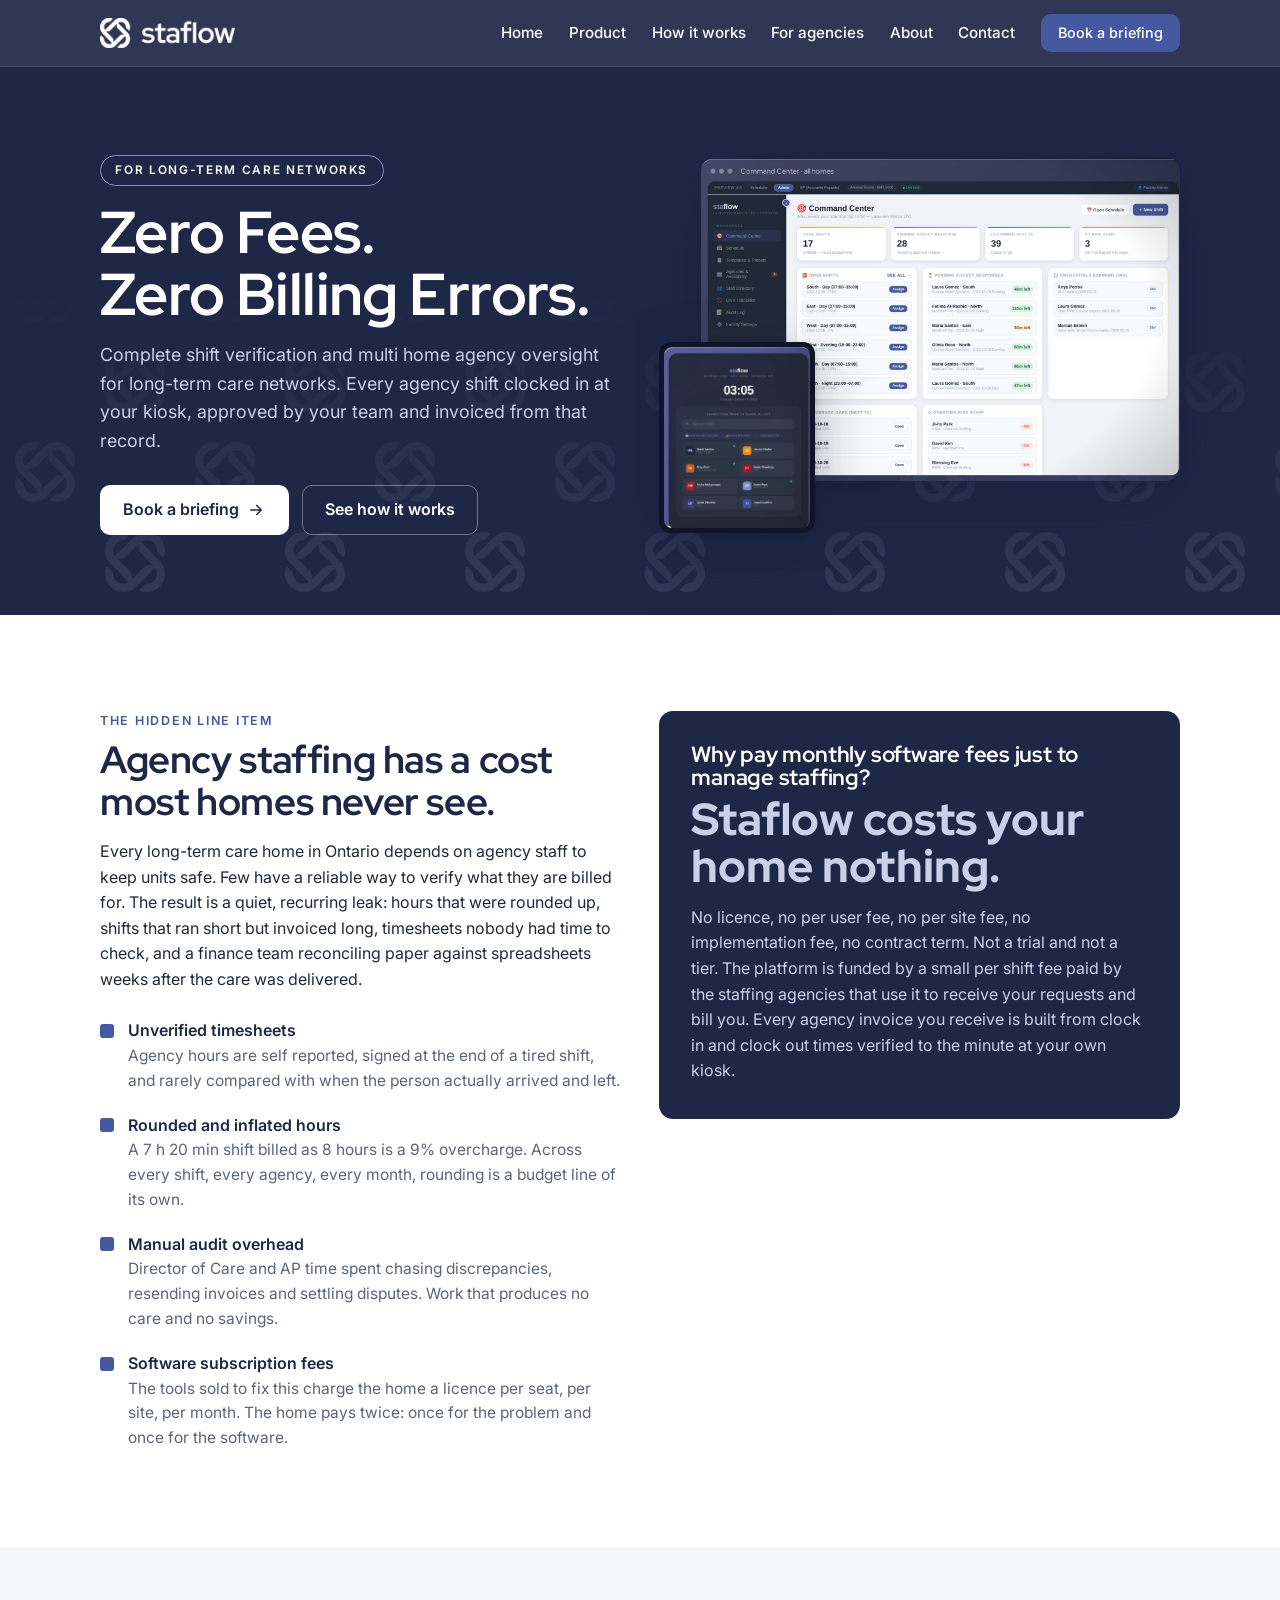
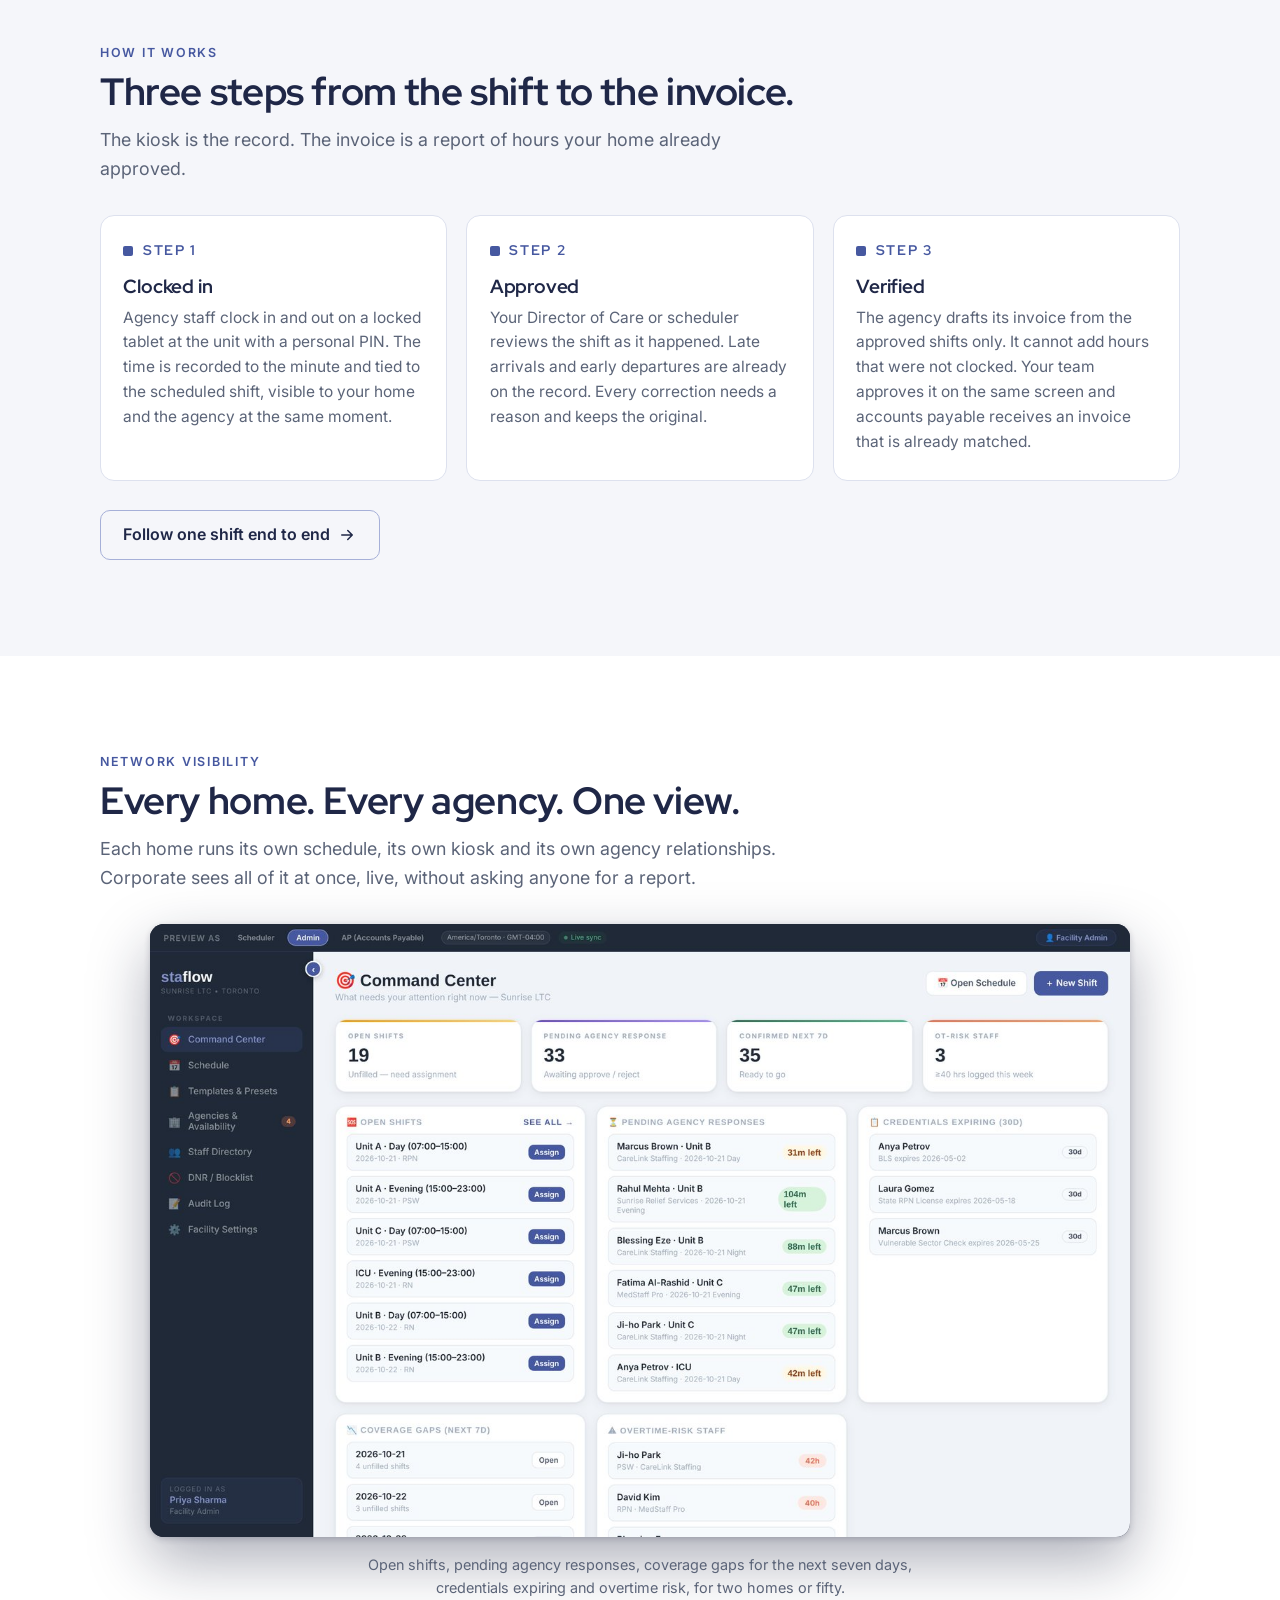
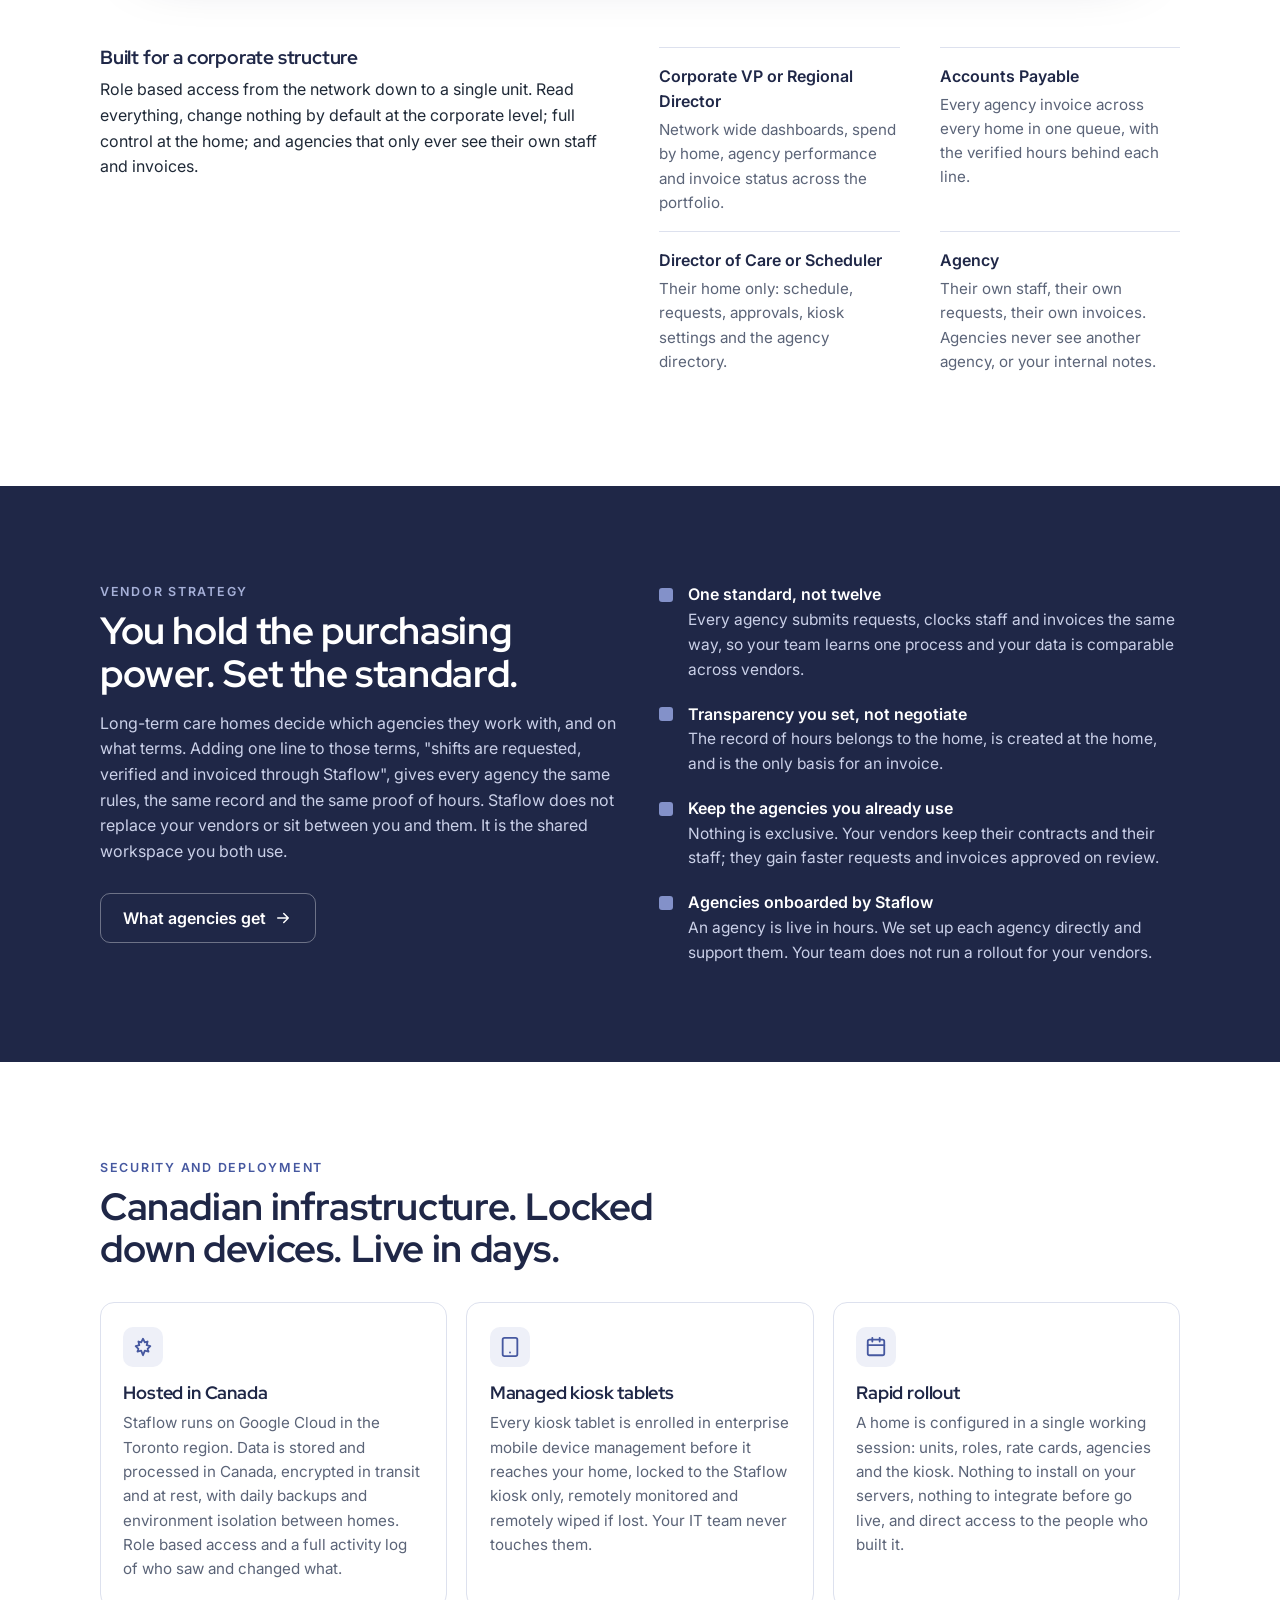
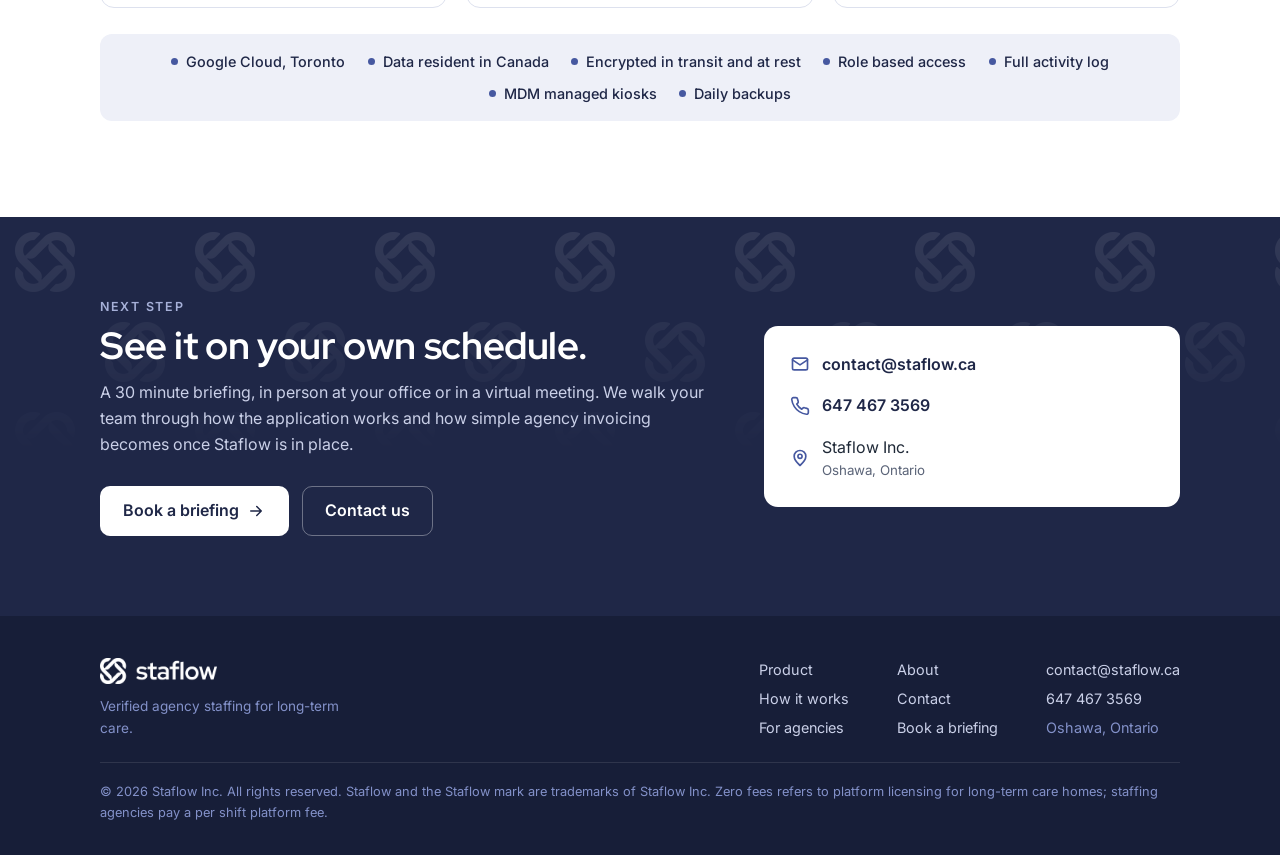
<file: index.html>
<!DOCTYPE html>
<html lang="en">
<head>
<meta charset="UTF-8">
<meta name="viewport" content="width=device-width, initial-scale=1.0">
<title>Staflow | Zero Fees. Zero Billing Errors.</title>
<meta name="description" content="Verified agency staffing for long-term care. Every agency shift clocked in at your kiosk, approved by your team and invoiced from that record. No fees for homes.">
<link rel="canonical" href="https://staflow.ca/">
<meta property="og:type" content="website">
<meta property="og:site_name" content="Staflow">
<meta property="og:title" content="Staflow | Zero Fees. Zero Billing Errors.">
<meta property="og:description" content="Verified agency staffing for long-term care. Every agency shift clocked in at your kiosk, approved by your team and invoiced from that record. No fees for homes.">
<meta property="og:url" content="https://staflow.ca/">
<meta property="og:image" content="https://staflow.ca/assets/og-image.jpg">
<meta name="twitter:card" content="summary_large_image">
<link rel="icon" href="/favicon.ico">
<link rel="icon" type="image/png" href="/favicon-32.png">
<link rel="preconnect" href="https://fonts.googleapis.com">
<link rel="preconnect" href="https://fonts.gstatic.com" crossorigin>
<link href="https://fonts.googleapis.com/css2?family=Red+Hat+Display:wght@700;800&family=Inter:wght@400;500;600&display=swap" rel="stylesheet">
<link rel="stylesheet" href="/assets/site.css">
</head>
<body>
<header class="site-header navy">
  <div class="wrap">
    <a class="brand" href="/" aria-label="Staflow home"><img src="/assets/logo-white.png" alt="Staflow" width="1200" height="267"></a>
    <button class="nav-toggle" aria-label="Open menu" aria-expanded="false" aria-controls="nav"><span></span><span></span><span></span></button>
    <nav class="nav" id="nav">
      <a href="/" aria-current="page">Home</a><a href="/product/">Product</a><a href="/how-it-works/">How it works</a><a href="/agencies/">For agencies</a><a href="/about/">About</a><a href="/contact/">Contact</a>
      <a class="btn btn-primary" href="https://calendly.com/nishanth-staflow/30min" target="_blank" rel="noopener">Book a briefing</a>
    </nav>
  </div>
</header>
<main>
<section class="on-navy knot home-hero">
  <div class="wrap grid-2">
    <div>
      <span class="badge">For long-term care networks</span>
      <h1>Zero Fees.<br>Zero Billing Errors.</h1>
      <p class="lede">Complete shift verification and multi home agency oversight for long-term care networks. Every agency shift clocked in at your kiosk, approved by your team and invoiced from that record.</p>
      <div class="actions">
        <a class="btn btn-primary" href="https://calendly.com/nishanth-staflow/30min" target="_blank" rel="noopener">Book a briefing <svg viewBox="0 0 24 24" fill="none" stroke="currentColor" stroke-width="2" stroke-linecap="round" stroke-linejoin="round"><path d="M5 12h14M13 6l6 6-6 6"/></svg></a>
        <a class="btn btn-ghost" href="/how-it-works/">See how it works</a>
      </div>
    </div>
    <div class="hero-comp">
      <div class="frame main"><img src="/assets/command-center.jpg" alt="Staflow Command Center showing open shifts, pending agency responses, coverage gaps and overtime risk across homes" width="1600" height="1084"></div>
      <div class="frame tablet"><img src="/assets/kiosk.jpg" alt="Staff kiosk clock in screen on a tablet" width="600" height="741"></div>
    </div>
  </div>
</section>

<section class="section">
  <div class="wrap">
    <div class="grid-2" style="align-items:start">
      <div>
        <p class="eyebrow">The hidden line item</p>
        <h2 style="margin:.5rem 0 1rem">Agency staffing has a cost most homes never see.</h2>
        <p>Every long-term care home in Ontario depends on agency staff to keep units safe. Few have a reliable way to verify what they are billed for. The result is a quiet, recurring leak: hours that were rounded up, shifts that ran short but invoiced long, timesheets nobody had time to check, and a finance team reconciling paper against spreadsheets weeks after the care was delivered.</p>
        <div class="pointlist" style="margin-top:1.6rem">
          <div class="pt"><div><b>Unverified timesheets</b><p>Agency hours are self reported, signed at the end of a tired shift, and rarely compared with when the person actually arrived and left.</p></div></div>
          <div class="pt"><div><b>Rounded and inflated hours</b><p>A 7 h 20 min shift billed as 8 hours is a 9% overcharge. Across every shift, every agency, every month, rounding is a budget line of its own.</p></div></div>
          <div class="pt"><div><b>Manual audit overhead</b><p>Director of Care and AP time spent chasing discrepancies, resending invoices and settling disputes. Work that produces no care and no savings.</p></div></div>
          <div class="pt"><div><b>Software subscription fees</b><p>The tools sold to fix this charge the home a licence per seat, per site, per month. The home pays twice: once for the problem and once for the software.</p></div></div>
        </div>
      </div>
      <div class="callout">
        <h3>Why pay monthly software fees just to manage staffing?</h3>
        <div class="big">Staflow costs your home nothing.</div>
        <p>No licence, no per user fee, no per site fee, no implementation fee, no contract term. Not a trial and not a tier. The platform is funded by a small per shift fee paid by the staffing agencies that use it to receive your requests and bill you. Every agency invoice you receive is built from clock in and clock out times verified to the minute at your own kiosk.</p>
      </div>
    </div>
  </div>
</section>

<section class="section on-mist">
  <div class="wrap">
    <div class="sec-head">
      <p class="eyebrow">How it works</p>
      <h2>Three steps from the shift to the invoice.</h2>
      <p class="lede">The kiosk is the record. The invoice is a report of hours your home already approved.</p>
    </div>
    <div class="steps">
      <div class="step"><div class="num">STEP 1</div><h3>Clocked in</h3><p>Agency staff clock in and out on a locked tablet at the unit with a personal PIN. The time is recorded to the minute and tied to the scheduled shift, visible to your home and the agency at the same moment.</p></div>
      <div class="step"><div class="num">STEP 2</div><h3>Approved</h3><p>Your Director of Care or scheduler reviews the shift as it happened. Late arrivals and early departures are already on the record. Every correction needs a reason and keeps the original.</p></div>
      <div class="step"><div class="num">STEP 3</div><h3>Verified</h3><p>The agency drafts its invoice from the approved shifts only. It cannot add hours that were not clocked. Your team approves it on the same screen and accounts payable receives an invoice that is already matched.</p></div>
    </div>
    <div class="actions"><a class="btn btn-ghost" href="/how-it-works/">Follow one shift end to end <svg viewBox="0 0 24 24" fill="none" stroke="currentColor" stroke-width="2" stroke-linecap="round" stroke-linejoin="round"><path d="M5 12h14M13 6l6 6-6 6"/></svg></a></div>
  </div>
</section>

<section class="section">
  <div class="wrap">
    <div class="sec-head">
      <p class="eyebrow">Network visibility</p>
      <h2>Every home. Every agency. One view.</h2>
      <p class="lede">Each home runs its own schedule, its own kiosk and its own agency relationships. Corporate sees all of it at once, live, without asking anyone for a report.</p>
    </div>
    <div class="frame" style="max-width:980px;margin:0 auto"><img src="/assets/command-center-home.jpg" alt="Command Center for one home showing open shifts, pending agency responses, confirmed shifts, overtime risk and expiring credentials" width="1400" height="875"></div>
    <p style="text-align:center;font-size:.9rem;color:var(--muted);margin:1rem auto 0">Open shifts, pending agency responses, coverage gaps for the next seven days, credentials expiring and overtime risk, for two homes or fifty.</p>
    <div class="grid-2" style="margin-top:3rem;align-items:start">
      <div>
        <h3 style="margin-bottom:.6rem">Built for a corporate structure</h3>
        <p>Role based access from the network down to a single unit. Read everything, change nothing by default at the corporate level; full control at the home; and agencies that only ever see their own staff and invoices.</p>
      </div>
      <div class="roles">
        <div class="role"><b>Corporate VP or Regional Director</b><p>Network wide dashboards, spend by home, agency performance and invoice status across the portfolio.</p></div>
        <div class="role"><b>Accounts Payable</b><p>Every agency invoice across every home in one queue, with the verified hours behind each line.</p></div>
        <div class="role"><b>Director of Care or Scheduler</b><p>Their home only: schedule, requests, approvals, kiosk settings and the agency directory.</p></div>
        <div class="role"><b>Agency</b><p>Their own staff, their own requests, their own invoices. Agencies never see another agency, or your internal notes.</p></div>
      </div>
    </div>
  </div>
</section>

<section class="section on-navy">
  <div class="wrap grid-2" style="align-items:start">
    <div>
      <p class="eyebrow">Vendor strategy</p>
      <h2 style="margin:.5rem 0 1rem">You hold the purchasing power. Set the standard.</h2>
      <p>Long-term care homes decide which agencies they work with, and on what terms. Adding one line to those terms, "shifts are requested, verified and invoiced through Staflow", gives every agency the same rules, the same record and the same proof of hours. Staflow does not replace your vendors or sit between you and them. It is the shared workspace you both use.</p>
      <div class="actions"><a class="btn btn-ghost" href="/agencies/">What agencies get <svg viewBox="0 0 24 24" fill="none" stroke="currentColor" stroke-width="2" stroke-linecap="round" stroke-linejoin="round"><path d="M5 12h14M13 6l6 6-6 6"/></svg></a></div>
    </div>
    <div class="pointlist">
      <div class="pt"><div><b>One standard, not twelve</b><p>Every agency submits requests, clocks staff and invoices the same way, so your team learns one process and your data is comparable across vendors.</p></div></div>
      <div class="pt"><div><b>Transparency you set, not negotiate</b><p>The record of hours belongs to the home, is created at the home, and is the only basis for an invoice.</p></div></div>
      <div class="pt"><div><b>Keep the agencies you already use</b><p>Nothing is exclusive. Your vendors keep their contracts and their staff; they gain faster requests and invoices approved on review.</p></div></div>
      <div class="pt"><div><b>Agencies onboarded by Staflow</b><p>An agency is live in hours. We set up each agency directly and support them. Your team does not run a rollout for your vendors.</p></div></div>
    </div>
  </div>
</section>

<section class="section">
  <div class="wrap">
    <div class="sec-head">
      <p class="eyebrow">Security and deployment</p>
      <h2>Canadian infrastructure. Locked down devices. Live in days.</h2>
    </div>
    <div class="cards">
      <div class="card"><div class="ic"><svg viewBox="0 0 24 24" fill="none" stroke="currentColor" stroke-width="2" stroke-linecap="round" stroke-linejoin="round"><path d="M12 3l2 4 3-1-1 4 4 1-3 3 1 3-4-1-2 5-2-5-4 1 1-3-3-3 4-1-1-4 3 1z"/></svg></div><h3>Hosted in Canada</h3><p>Staflow runs on Google Cloud in the Toronto region. Data is stored and processed in Canada, encrypted in transit and at rest, with daily backups and environment isolation between homes. Role based access and a full activity log of who saw and changed what.</p></div>
      <div class="card"><div class="ic"><svg viewBox="0 0 24 24" fill="none" stroke="currentColor" stroke-width="2" stroke-linecap="round" stroke-linejoin="round"><rect x="4" y="2" width="16" height="20" rx="2"/><path d="M12 18h.01"/></svg></div><h3>Managed kiosk tablets</h3><p>Every kiosk tablet is enrolled in enterprise mobile device management before it reaches your home, locked to the Staflow kiosk only, remotely monitored and remotely wiped if lost. Your IT team never touches them.</p></div>
      <div class="card"><div class="ic"><svg viewBox="0 0 24 24" fill="none" stroke="currentColor" stroke-width="2" stroke-linecap="round" stroke-linejoin="round"><rect x="3" y="4" width="18" height="17" rx="2"/><path d="M16 2v4M8 2v4M3 10h18"/></svg></div><h3>Rapid rollout</h3><p>A home is configured in a single working session: units, roles, rate cards, agencies and the kiosk. Nothing to install on your servers, nothing to integrate before go live, and direct access to the people who built it.</p></div>
    </div>
    <div class="facts" style="margin-top:1.6rem">
      <span>Google Cloud, Toronto</span><span>Data resident in Canada</span><span>Encrypted in transit and at rest</span><span>Role based access</span><span>Full activity log</span><span>MDM managed kiosks</span><span>Daily backups</span>
    </div>
  </div>
</section>
</main>
<section class="on-navy knot top cta-band">
  <div class="wrap inner">
    <div>
      <p class="eyebrow">Next step</p>
      <h2>See it on your own schedule.</h2>
      <p>A 30 minute briefing, in person at your office or in a virtual meeting. We walk your team through how the application works and how simple agency invoicing becomes once Staflow is in place.</p>
      <div class="actions">
        <a class="btn btn-primary" href="https://calendly.com/nishanth-staflow/30min" target="_blank" rel="noopener">Book a briefing <svg viewBox="0 0 24 24" fill="none" stroke="currentColor" stroke-width="2" stroke-linecap="round" stroke-linejoin="round"><path d="M5 12h14M13 6l6 6-6 6"/></svg></a>
        <a class="btn btn-ghost" href="/contact/">Contact us</a>
      </div>
    </div>
    <div class="contact-card">
      <div class="row"><svg viewBox="0 0 24 24" fill="none" stroke="currentColor" stroke-width="2" stroke-linecap="round" stroke-linejoin="round"><rect x="3" y="5" width="18" height="14" rx="2"/><path d="m3 7 9 6 9-6"/></svg><a href="mailto:contact@staflow.ca">contact@staflow.ca</a></div>
      <div class="row"><svg viewBox="0 0 24 24" fill="none" stroke="currentColor" stroke-width="2" stroke-linecap="round" stroke-linejoin="round"><path d="M22 16.9v3a2 2 0 0 1-2.2 2 19.8 19.8 0 0 1-8.6-3.1 19.5 19.5 0 0 1-6-6A19.8 19.8 0 0 1 2.1 4.2 2 2 0 0 1 4.1 2h3a2 2 0 0 1 2 1.7c.1.9.4 1.8.7 2.7a2 2 0 0 1-.5 2.1L8.1 9.8a16 16 0 0 0 6 6l1.3-1.3a2 2 0 0 1 2.1-.4c.9.3 1.8.6 2.7.7a2 2 0 0 1 1.7 2z"/></svg><a href="tel:+16474673569">647 467 3569</a></div>
      <div class="row"><svg viewBox="0 0 24 24" fill="none" stroke="currentColor" stroke-width="2" stroke-linecap="round" stroke-linejoin="round"><path d="M12 21s7-6.1 7-11a7 7 0 0 0-14 0c0 4.9 7 11 7 11z"/><circle cx="12" cy="10" r="2.5"/></svg><span>Staflow Inc.<small>Oshawa, Ontario</small></span></div>
    </div>
  </div>
</section>
<footer class="site-footer">
  <div class="wrap">
    <div>
      <img src="/assets/logo-white.png" alt="Staflow" width="1200" height="267">
      <p style="color:var(--c300);font-size:.85rem;margin-top:.8rem;max-width:30ch">Verified agency staffing for long-term care.</p>
    </div>
    <div class="cols">
      <div><a href="/product/">Product</a><a href="/how-it-works/">How it works</a><a href="/agencies/">For agencies</a></div>
      <div><a href="/about/">About</a><a href="/contact/">Contact</a><a href="https://calendly.com/nishanth-staflow/30min" target="_blank" rel="noopener">Book a briefing</a></div>
      <div><a href="mailto:contact@staflow.ca">contact@staflow.ca</a><a href="tel:+16474673569">647 467 3569</a><span style="color:var(--c300)">Oshawa, Ontario</span></div>
    </div>
    <div class="legal">&copy; 2026 Staflow Inc. All rights reserved. Staflow and the Staflow mark are trademarks of Staflow Inc. Zero fees refers to platform licensing for long-term care homes; staffing agencies pay a per shift platform fee.</div>
  </div>
</footer>
<script>
(function(){var b=document.querySelector('.nav-toggle'),n=document.getElementById('nav');if(!b||!n)return;b.addEventListener('click',function(){var o=n.classList.toggle('open');b.setAttribute('aria-expanded',o?'true':'false');b.setAttribute('aria-label',o?'Close menu':'Open menu');});})();
</script>
</body>
</html>
</file>
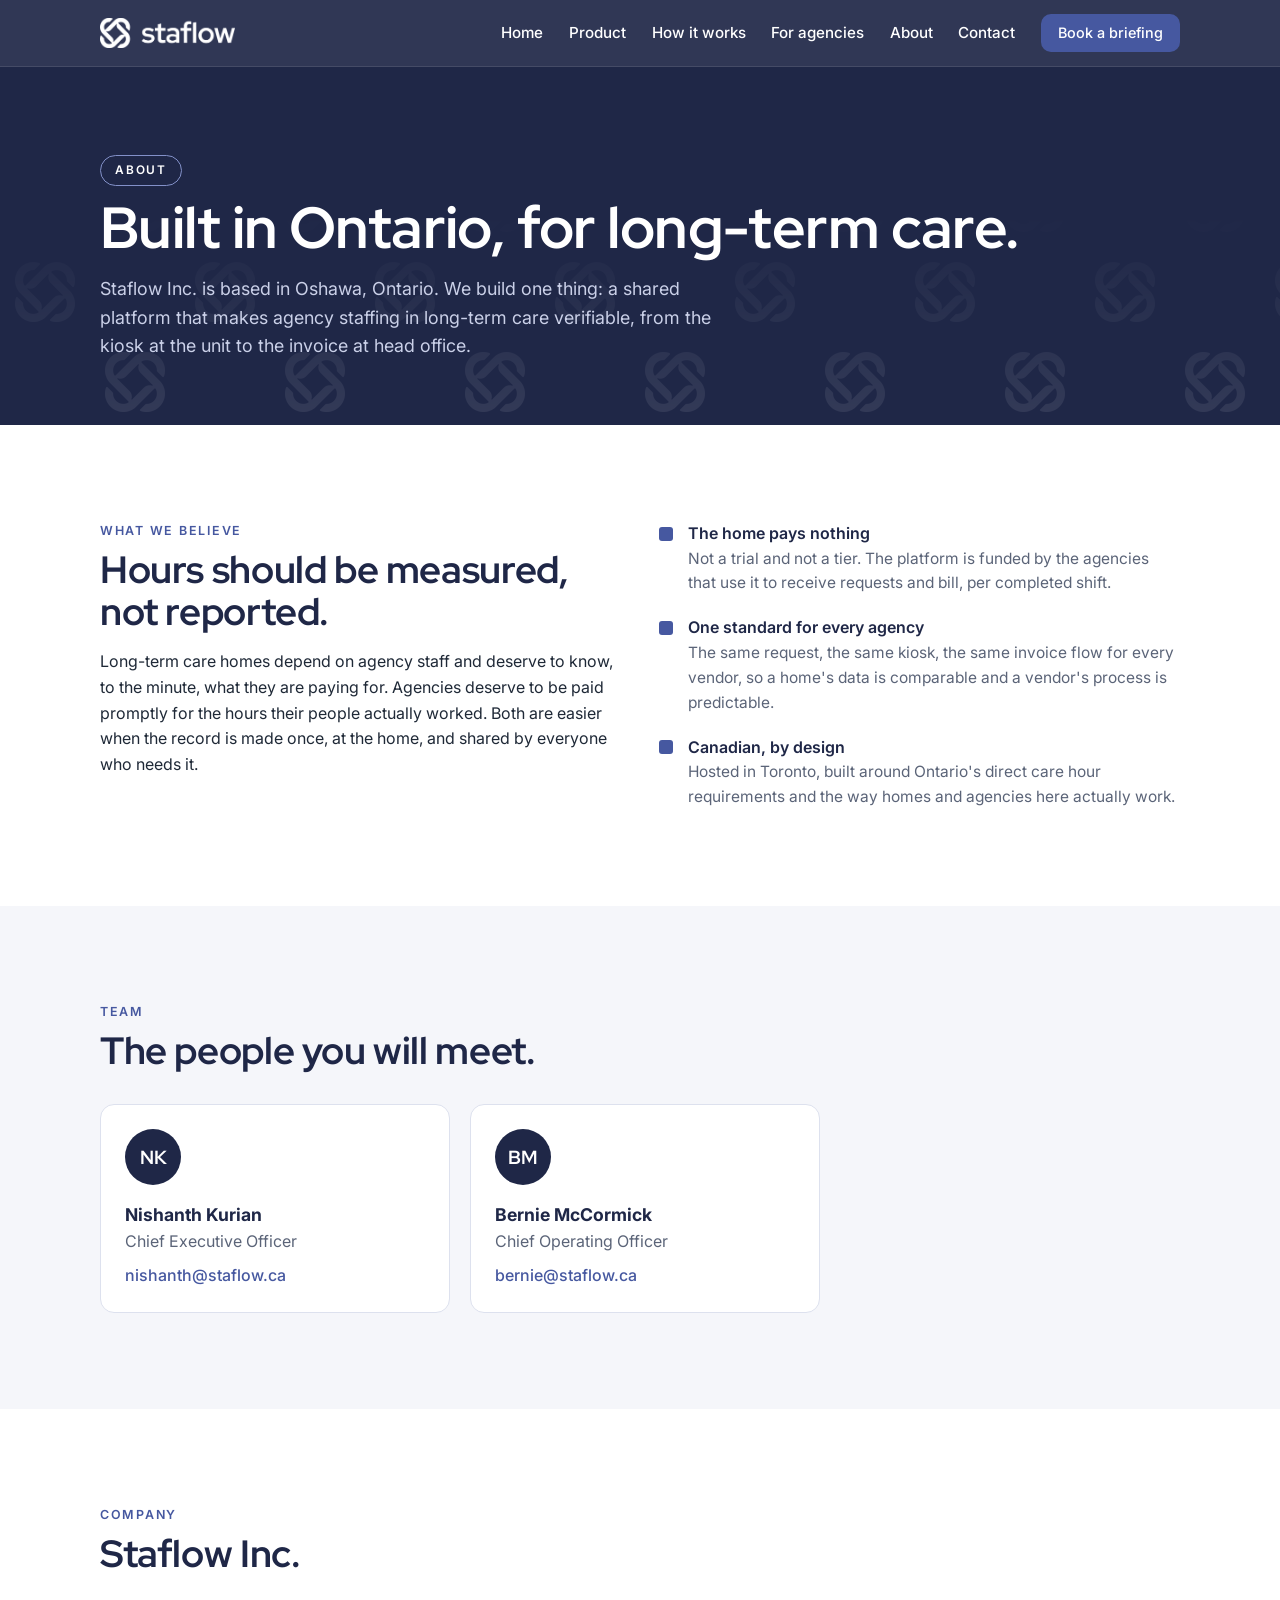
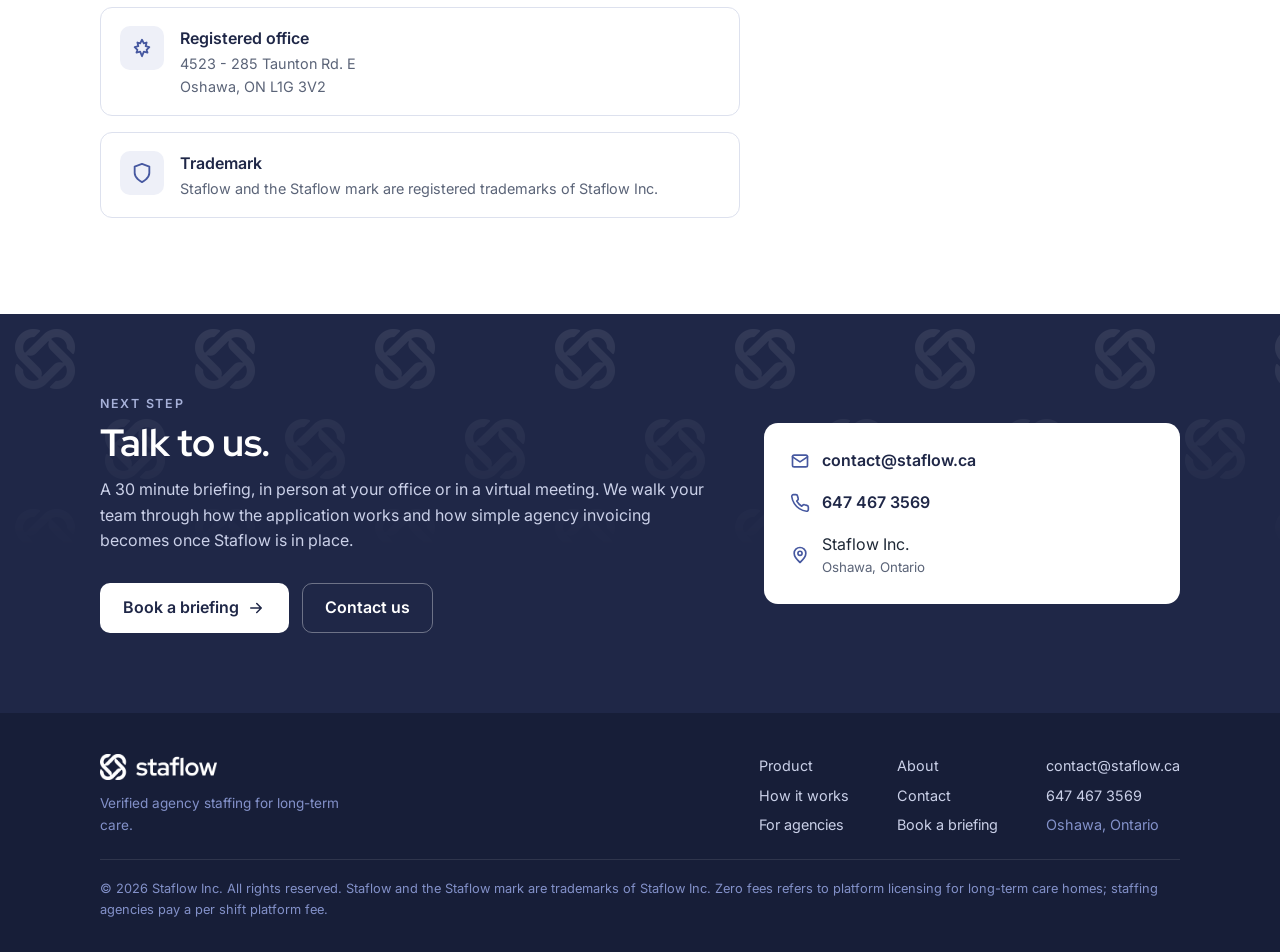
<file: about/index.html>
<!DOCTYPE html>
<html lang="en">
<head>
<meta charset="UTF-8">
<meta name="viewport" content="width=device-width, initial-scale=1.0">
<title>About | Staflow</title>
<meta name="description" content="Staflow Inc. is based in Oshawa, Ontario, and builds the shared platform that makes agency staffing in long-term care verifiable.">
<link rel="canonical" href="https://staflow.ca/about/">
<meta property="og:type" content="website">
<meta property="og:site_name" content="Staflow">
<meta property="og:title" content="About | Staflow">
<meta property="og:description" content="Staflow Inc. is based in Oshawa, Ontario, and builds the shared platform that makes agency staffing in long-term care verifiable.">
<meta property="og:url" content="https://staflow.ca/about/">
<meta property="og:image" content="https://staflow.ca/assets/og-image.jpg">
<meta name="twitter:card" content="summary_large_image">
<link rel="icon" href="/favicon.ico">
<link rel="icon" type="image/png" href="/favicon-32.png">
<link rel="preconnect" href="https://fonts.googleapis.com">
<link rel="preconnect" href="https://fonts.gstatic.com" crossorigin>
<link href="https://fonts.googleapis.com/css2?family=Red+Hat+Display:wght@700;800&family=Inter:wght@400;500;600&display=swap" rel="stylesheet">
<link rel="stylesheet" href="/assets/site.css">
</head>
<body>
<header class="site-header navy">
  <div class="wrap">
    <a class="brand" href="/" aria-label="Staflow home"><img src="/assets/logo-white.png" alt="Staflow" width="1200" height="267"></a>
    <button class="nav-toggle" aria-label="Open menu" aria-expanded="false" aria-controls="nav"><span></span><span></span><span></span></button>
    <nav class="nav" id="nav">
      <a href="/">Home</a><a href="/product/">Product</a><a href="/how-it-works/">How it works</a><a href="/agencies/">For agencies</a><a href="/about/" aria-current="page">About</a><a href="/contact/">Contact</a>
      <a class="btn btn-primary" href="https://calendly.com/nishanth-staflow/30min" target="_blank" rel="noopener">Book a briefing</a>
    </nav>
  </div>
</header>
<main>
<section class="on-navy knot page-hero">
  <div class="wrap">
    <span class="badge">About</span>
    <h1>Built in Ontario, for long-term care.</h1>
    <p class="lede">Staflow Inc. is based in Oshawa, Ontario. We build one thing: a shared platform that makes agency staffing in long-term care verifiable, from the kiosk at the unit to the invoice at head office.</p>
  </div>
</section>

<section class="section">
  <div class="wrap grid-2" style="align-items:start">
    <div>
      <p class="eyebrow">What we believe</p>
      <h2 style="margin:.5rem 0 1rem">Hours should be measured, not reported.</h2>
      <p>Long-term care homes depend on agency staff and deserve to know, to the minute, what they are paying for. Agencies deserve to be paid promptly for the hours their people actually worked. Both are easier when the record is made once, at the home, and shared by everyone who needs it.</p>
    </div>
    <div class="pointlist">
      <div class="pt"><div><b>The home pays nothing</b><p>Not a trial and not a tier. The platform is funded by the agencies that use it to receive requests and bill, per completed shift.</p></div></div>
      <div class="pt"><div><b>One standard for every agency</b><p>The same request, the same kiosk, the same invoice flow for every vendor, so a home's data is comparable and a vendor's process is predictable.</p></div></div>
      <div class="pt"><div><b>Canadian, by design</b><p>Hosted in Toronto, built around Ontario's direct care hour requirements and the way homes and agencies here actually work.</p></div></div>
    </div>
  </div>
</section>

<section class="section on-mist">
  <div class="wrap">
    <div class="sec-head">
      <p class="eyebrow">Team</p>
      <h2>The people you will meet.</h2>
    </div>
    <div class="team">
      <div class="member"><div class="avatar">NK</div><b>Nishanth Kurian</b><span>Chief Executive Officer</span><a href="mailto:nishanth@staflow.ca">nishanth@staflow.ca</a></div>
      <div class="member"><div class="avatar">BM</div><b>Bernie McCormick</b><span>Chief Operating Officer</span><a href="mailto:bernie@staflow.ca">bernie@staflow.ca</a></div>
    </div>
  </div>
</section>

<section class="section">
  <div class="wrap">
    <div class="sec-head">
      <p class="eyebrow">Company</p>
      <h2>Staflow Inc.</h2>
    </div>
    <div class="contact-list" style="max-width:640px">
      <div class="item"><div class="ic"><svg viewBox="0 0 24 24" fill="none" stroke="currentColor" stroke-width="2" stroke-linecap="round" stroke-linejoin="round"><path d="M12 3l2 4 3-1-1 4 4 1-3 3 1 3-4-1-2 5-2-5-4 1 1-3-3-3 4-1-1-4 3 1z"/></svg></div><div><b>Registered office</b><p>4523 - 285 Taunton Rd. E<br>Oshawa, ON L1G 3V2</p></div></div>
      <div class="item"><div class="ic"><svg viewBox="0 0 24 24" fill="none" stroke="currentColor" stroke-width="2" stroke-linecap="round" stroke-linejoin="round"><path d="M12 22s8-4 8-10V5l-8-3-8 3v7c0 6 8 10 8 10z"/></svg></div><div><b>Trademark</b><p>Staflow and the Staflow mark are registered trademarks of Staflow Inc.</p></div></div>
    </div>
  </div>
</section>
</main>
<section class="on-navy knot top cta-band">
  <div class="wrap inner">
    <div>
      <p class="eyebrow">Next step</p>
      <h2>Talk to us.</h2>
      <p>A 30 minute briefing, in person at your office or in a virtual meeting. We walk your team through how the application works and how simple agency invoicing becomes once Staflow is in place.</p>
      <div class="actions">
        <a class="btn btn-primary" href="https://calendly.com/nishanth-staflow/30min" target="_blank" rel="noopener">Book a briefing <svg viewBox="0 0 24 24" fill="none" stroke="currentColor" stroke-width="2" stroke-linecap="round" stroke-linejoin="round"><path d="M5 12h14M13 6l6 6-6 6"/></svg></a>
        <a class="btn btn-ghost" href="/contact/">Contact us</a>
      </div>
    </div>
    <div class="contact-card">
      <div class="row"><svg viewBox="0 0 24 24" fill="none" stroke="currentColor" stroke-width="2" stroke-linecap="round" stroke-linejoin="round"><rect x="3" y="5" width="18" height="14" rx="2"/><path d="m3 7 9 6 9-6"/></svg><a href="mailto:contact@staflow.ca">contact@staflow.ca</a></div>
      <div class="row"><svg viewBox="0 0 24 24" fill="none" stroke="currentColor" stroke-width="2" stroke-linecap="round" stroke-linejoin="round"><path d="M22 16.9v3a2 2 0 0 1-2.2 2 19.8 19.8 0 0 1-8.6-3.1 19.5 19.5 0 0 1-6-6A19.8 19.8 0 0 1 2.1 4.2 2 2 0 0 1 4.1 2h3a2 2 0 0 1 2 1.7c.1.9.4 1.8.7 2.7a2 2 0 0 1-.5 2.1L8.1 9.8a16 16 0 0 0 6 6l1.3-1.3a2 2 0 0 1 2.1-.4c.9.3 1.8.6 2.7.7a2 2 0 0 1 1.7 2z"/></svg><a href="tel:+16474673569">647 467 3569</a></div>
      <div class="row"><svg viewBox="0 0 24 24" fill="none" stroke="currentColor" stroke-width="2" stroke-linecap="round" stroke-linejoin="round"><path d="M12 21s7-6.1 7-11a7 7 0 0 0-14 0c0 4.9 7 11 7 11z"/><circle cx="12" cy="10" r="2.5"/></svg><span>Staflow Inc.<small>Oshawa, Ontario</small></span></div>
    </div>
  </div>
</section>
<footer class="site-footer">
  <div class="wrap">
    <div>
      <img src="/assets/logo-white.png" alt="Staflow" width="1200" height="267">
      <p style="color:var(--c300);font-size:.85rem;margin-top:.8rem;max-width:30ch">Verified agency staffing for long-term care.</p>
    </div>
    <div class="cols">
      <div><a href="/product/">Product</a><a href="/how-it-works/">How it works</a><a href="/agencies/">For agencies</a></div>
      <div><a href="/about/">About</a><a href="/contact/">Contact</a><a href="https://calendly.com/nishanth-staflow/30min" target="_blank" rel="noopener">Book a briefing</a></div>
      <div><a href="mailto:contact@staflow.ca">contact@staflow.ca</a><a href="tel:+16474673569">647 467 3569</a><span style="color:var(--c300)">Oshawa, Ontario</span></div>
    </div>
    <div class="legal">&copy; 2026 Staflow Inc. All rights reserved. Staflow and the Staflow mark are trademarks of Staflow Inc. Zero fees refers to platform licensing for long-term care homes; staffing agencies pay a per shift platform fee.</div>
  </div>
</footer>
<script>
(function(){var b=document.querySelector('.nav-toggle'),n=document.getElementById('nav');if(!b||!n)return;b.addEventListener('click',function(){var o=n.classList.toggle('open');b.setAttribute('aria-expanded',o?'true':'false');b.setAttribute('aria-label',o?'Close menu':'Open menu');});})();
</script>
</body>
</html>
</file>
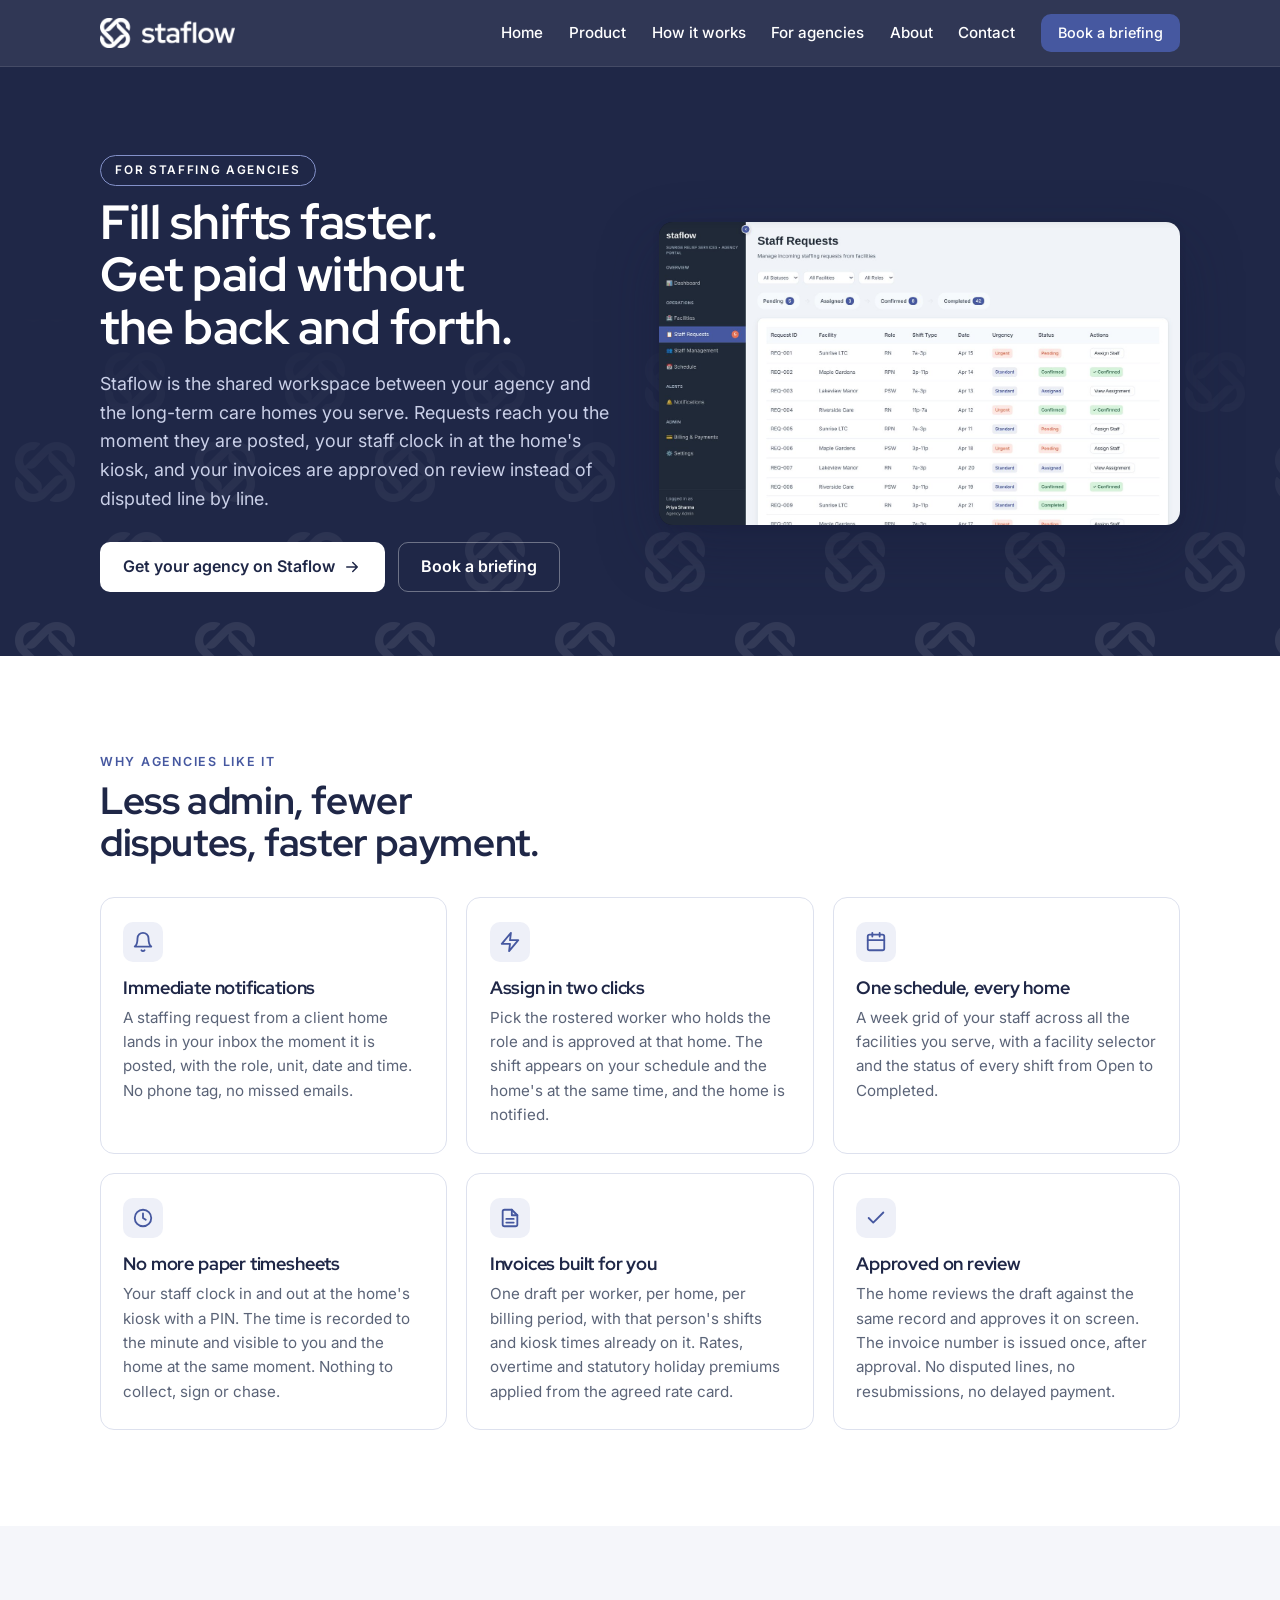
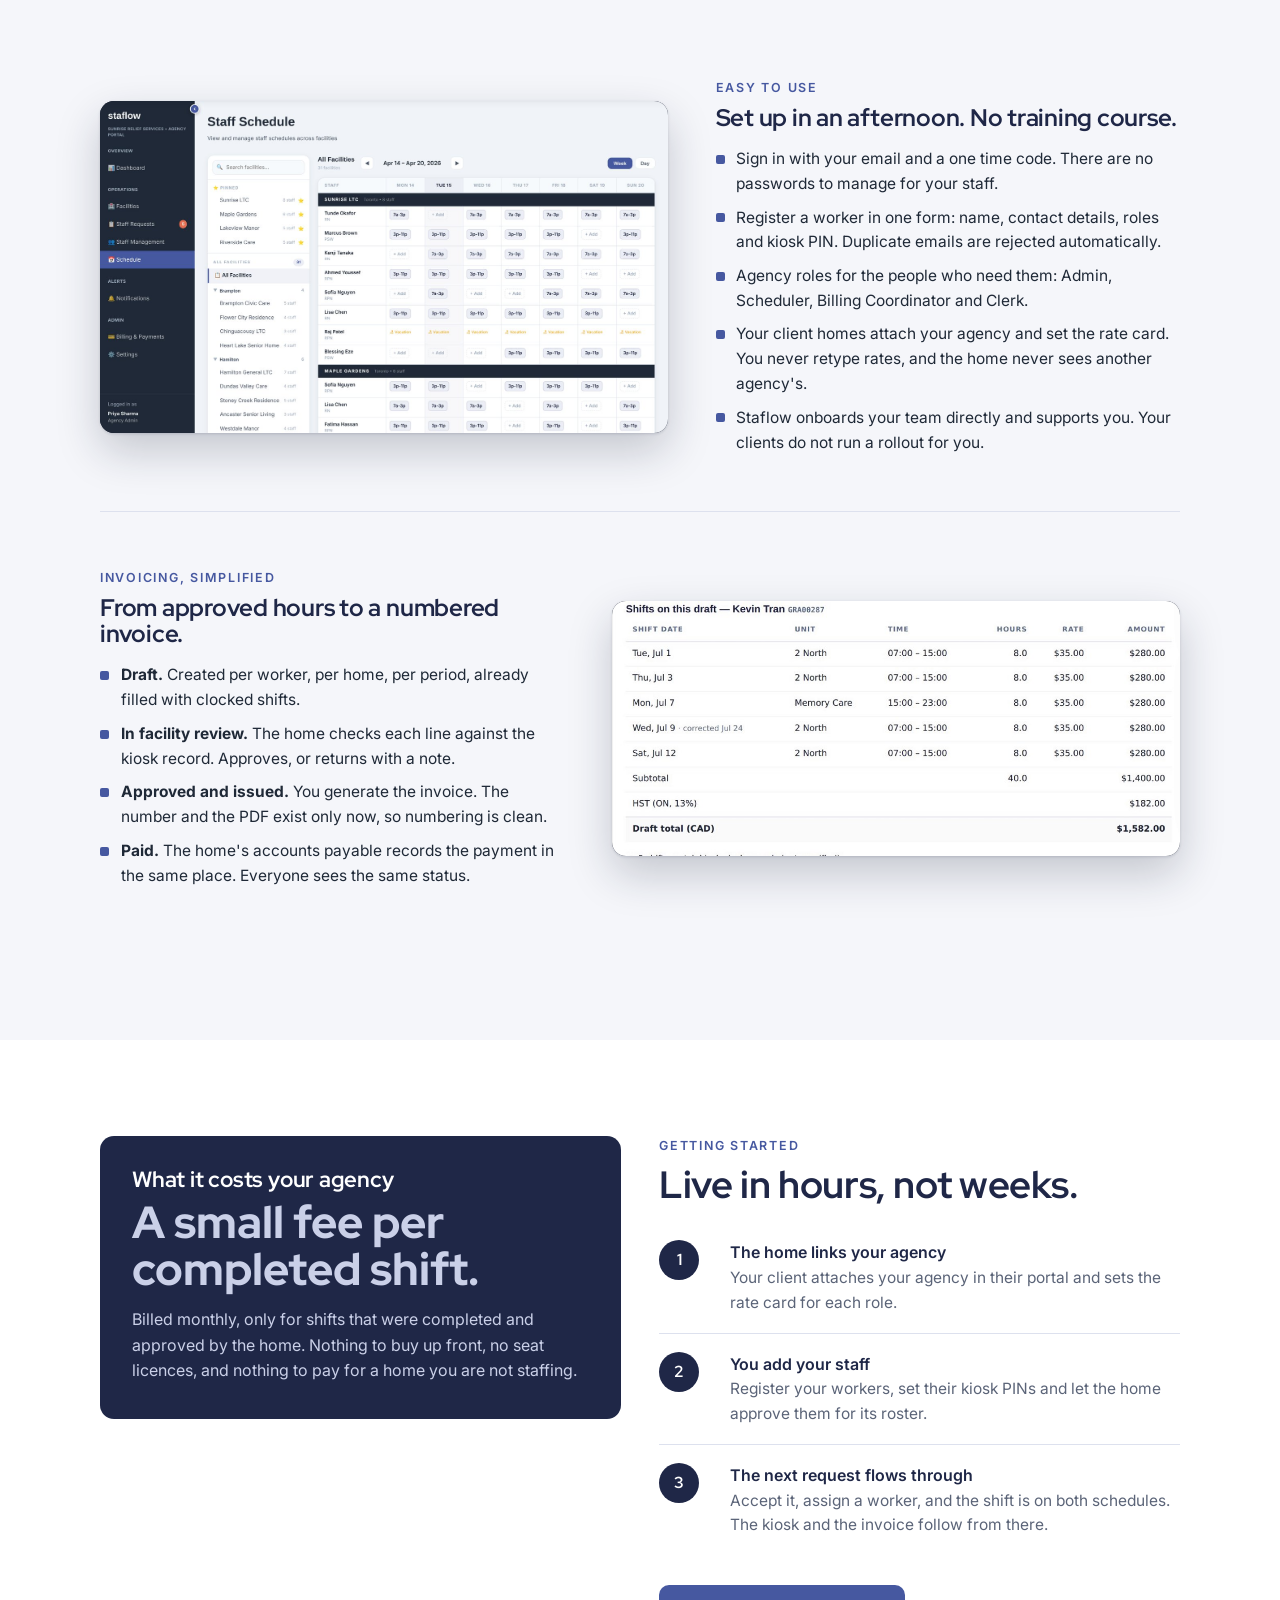
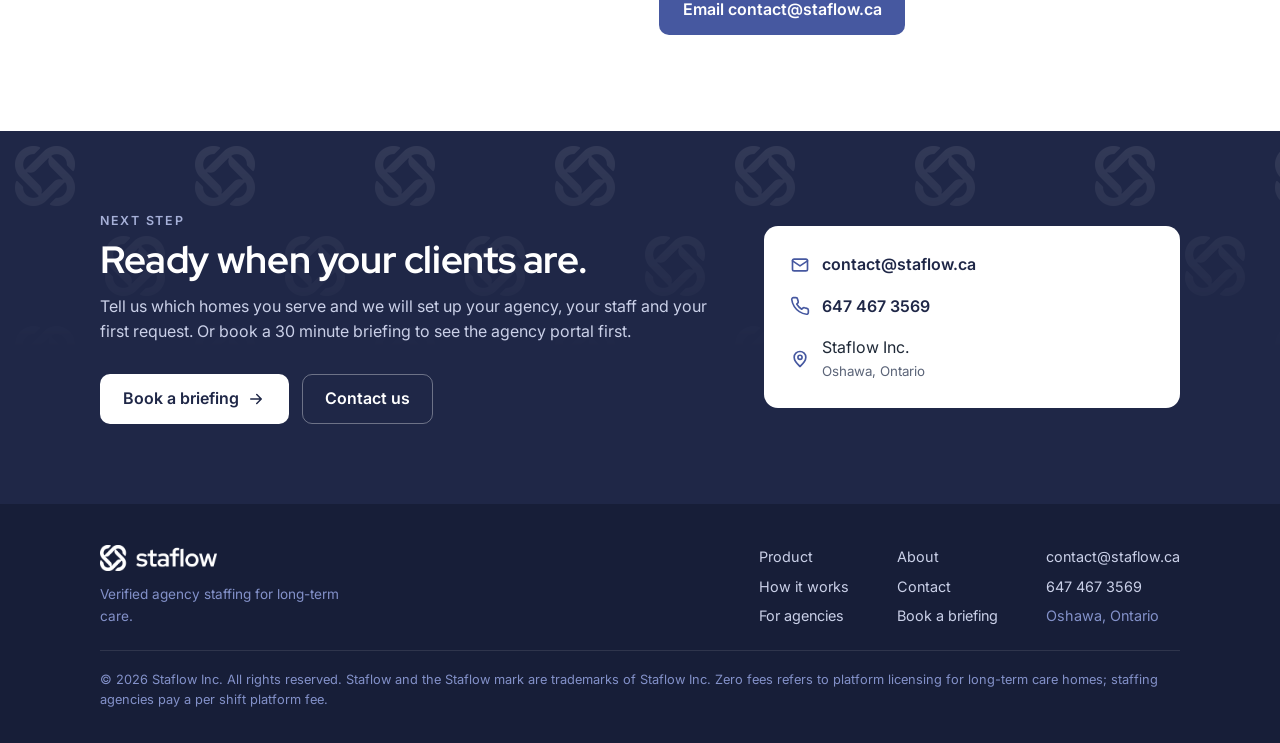
<file: agencies/index.html>
<!DOCTYPE html>
<html lang="en">
<head>
<meta charset="UTF-8">
<meta name="viewport" content="width=device-width, initial-scale=1.0">
<title>For agencies | Staflow</title>
<meta name="description" content="Staffing agencies on Staflow receive requests instantly, assign staff in two clicks, skip paper timesheets and get invoices approved on review.">
<link rel="canonical" href="https://staflow.ca/agencies/">
<meta property="og:type" content="website">
<meta property="og:site_name" content="Staflow">
<meta property="og:title" content="For agencies | Staflow">
<meta property="og:description" content="Staffing agencies on Staflow receive requests instantly, assign staff in two clicks, skip paper timesheets and get invoices approved on review.">
<meta property="og:url" content="https://staflow.ca/agencies/">
<meta property="og:image" content="https://staflow.ca/assets/og-image.jpg">
<meta name="twitter:card" content="summary_large_image">
<link rel="icon" href="/favicon.ico">
<link rel="icon" type="image/png" href="/favicon-32.png">
<link rel="preconnect" href="https://fonts.googleapis.com">
<link rel="preconnect" href="https://fonts.gstatic.com" crossorigin>
<link href="https://fonts.googleapis.com/css2?family=Red+Hat+Display:wght@700;800&family=Inter:wght@400;500;600&display=swap" rel="stylesheet">
<link rel="stylesheet" href="/assets/site.css">
</head>
<body>
<header class="site-header navy">
  <div class="wrap">
    <a class="brand" href="/" aria-label="Staflow home"><img src="/assets/logo-white.png" alt="Staflow" width="1200" height="267"></a>
    <button class="nav-toggle" aria-label="Open menu" aria-expanded="false" aria-controls="nav"><span></span><span></span><span></span></button>
    <nav class="nav" id="nav">
      <a href="/">Home</a><a href="/product/">Product</a><a href="/how-it-works/">How it works</a><a href="/agencies/" aria-current="page">For agencies</a><a href="/about/">About</a><a href="/contact/">Contact</a>
      <a class="btn btn-primary" href="https://calendly.com/nishanth-staflow/30min" target="_blank" rel="noopener">Book a briefing</a>
    </nav>
  </div>
</header>
<main>
<section class="on-navy knot page-hero">
  <div class="wrap grid-2">
    <div>
      <span class="badge">For staffing agencies</span>
      <h1>Fill shifts faster. Get paid without the back and forth.</h1>
      <p class="lede">Staflow is the shared workspace between your agency and the long-term care homes you serve. Requests reach you the moment they are posted, your staff clock in at the home's kiosk, and your invoices are approved on review instead of disputed line by line.</p>
      <div class="actions">
        <a class="btn btn-primary" href="mailto:contact@staflow.ca?subject=Agency%20onboarding">Get your agency on Staflow <svg viewBox="0 0 24 24" fill="none" stroke="currentColor" stroke-width="2" stroke-linecap="round" stroke-linejoin="round"><path d="M5 12h14M13 6l6 6-6 6"/></svg></a>
        <a class="btn btn-ghost" href="https://calendly.com/nishanth-staflow/30min" target="_blank" rel="noopener">Book a briefing</a>
      </div>
    </div>
    <div class="frame"><img src="/assets/agency-requests.jpg" alt="Agency portal staff requests inbox with pending, assigned, confirmed and completed requests" width="1400" height="817"></div>
  </div>
</section>

<section class="section">
  <div class="wrap">
    <div class="sec-head">
      <p class="eyebrow">Why agencies like it</p>
      <h2>Less admin, fewer disputes, faster payment.</h2>
    </div>
    <div class="cards">
      <div class="card"><div class="ic"><svg viewBox="0 0 24 24" fill="none" stroke="currentColor" stroke-width="2" stroke-linecap="round" stroke-linejoin="round"><path d="M18 8a6 6 0 0 0-12 0c0 7-3 9-3 9h18s-3-2-3-9"/><path d="M13.7 21a2 2 0 0 1-3.4 0"/></svg></div><h3>Immediate notifications</h3><p>A staffing request from a client home lands in your inbox the moment it is posted, with the role, unit, date and time. No phone tag, no missed emails.</p></div>
      <div class="card"><div class="ic"><svg viewBox="0 0 24 24" fill="none" stroke="currentColor" stroke-width="2" stroke-linecap="round" stroke-linejoin="round"><path d="M13 2 3 14h9l-1 8 10-12h-9l1-8z"/></svg></div><h3>Assign in two clicks</h3><p>Pick the rostered worker who holds the role and is approved at that home. The shift appears on your schedule and the home's at the same time, and the home is notified.</p></div>
      <div class="card"><div class="ic"><svg viewBox="0 0 24 24" fill="none" stroke="currentColor" stroke-width="2" stroke-linecap="round" stroke-linejoin="round"><rect x="3" y="4" width="18" height="17" rx="2"/><path d="M16 2v4M8 2v4M3 10h18"/></svg></div><h3>One schedule, every home</h3><p>A week grid of your staff across all the facilities you serve, with a facility selector and the status of every shift from Open to Completed.</p></div>
      <div class="card"><div class="ic"><svg viewBox="0 0 24 24" fill="none" stroke="currentColor" stroke-width="2" stroke-linecap="round" stroke-linejoin="round"><circle cx="12" cy="12" r="9"/><path d="M12 7v5l3 2"/></svg></div><h3>No more paper timesheets</h3><p>Your staff clock in and out at the home's kiosk with a PIN. The time is recorded to the minute and visible to you and the home at the same moment. Nothing to collect, sign or chase.</p></div>
      <div class="card"><div class="ic"><svg viewBox="0 0 24 24" fill="none" stroke="currentColor" stroke-width="2" stroke-linecap="round" stroke-linejoin="round"><path d="M14 3H6a2 2 0 0 0-2 2v14a2 2 0 0 0 2 2h12a2 2 0 0 0 2-2V9z"/><path d="M14 3v6h6M8 13h8M8 17h8"/></svg></div><h3>Invoices built for you</h3><p>One draft per worker, per home, per billing period, with that person's shifts and kiosk times already on it. Rates, overtime and statutory holiday premiums applied from the agreed rate card.</p></div>
      <div class="card"><div class="ic"><svg viewBox="0 0 24 24" fill="none" stroke="currentColor" stroke-width="2" stroke-linecap="round" stroke-linejoin="round"><path d="M20 6 9 17l-5-5"/></svg></div><h3>Approved on review</h3><p>The home reviews the draft against the same record and approves it on screen. The invoice number is issued once, after approval. No disputed lines, no resubmissions, no delayed payment.</p></div>
    </div>
  </div>
</section>

<section class="section on-mist">
  <div class="wrap">
    <div class="feature">
      <div class="feature-media"><div class="frame"><img src="/assets/agency-schedule.jpg" alt="Agency schedule showing staff across several client homes for the week" width="1400" height="817"></div></div>
      <div>
        <p class="eyebrow">Easy to use</p>
        <h3>Set up in an afternoon. No training course.</h3>
        <ul>
          <li>Sign in with your email and a one time code. There are no passwords to manage for your staff.</li>
          <li>Register a worker in one form: name, contact details, roles and kiosk PIN. Duplicate emails are rejected automatically.</li>
          <li>Agency roles for the people who need them: Admin, Scheduler, Billing Coordinator and Clerk.</li>
          <li>Your client homes attach your agency and set the rate card. You never retype rates, and the home never sees another agency's.</li>
          <li>Staflow onboards your team directly and supports you. Your clients do not run a rollout for you.</li>
        </ul>
      </div>
    </div>
    <div class="feature flip">
      <div class="feature-media"><div class="frame"><img src="/assets/invoice-lines.jpg" alt="Invoice draft lines matching kiosk clock records" width="1100" height="494"></div></div>
      <div>
        <p class="eyebrow">Invoicing, simplified</p>
        <h3>From approved hours to a numbered invoice.</h3>
        <ul>
          <li><b>Draft.</b> Created per worker, per home, per period, already filled with clocked shifts.</li>
          <li><b>In facility review.</b> The home checks each line against the kiosk record. Approves, or returns with a note.</li>
          <li><b>Approved and issued.</b> You generate the invoice. The number and the PDF exist only now, so numbering is clean.</li>
          <li><b>Paid.</b> The home's accounts payable records the payment in the same place. Everyone sees the same status.</li>
        </ul>
      </div>
    </div>
  </div>
</section>

<section class="section">
  <div class="wrap grid-2" style="align-items:start">
    <div class="callout">
      <h3>What it costs your agency</h3>
      <div class="big">A small fee per completed shift.</div>
      <p>Billed monthly, only for shifts that were completed and approved by the home. Nothing to buy up front, no seat licences, and nothing to pay for a home you are not staffing.</p>
    </div>
    <div>
      <p class="eyebrow">Getting started</p>
      <h2 style="margin:.5rem 0 1rem">Live in hours, not weeks.</h2>
      <div class="flow">
        <div class="f"><div class="n">1</div><div><b>The home links your agency</b><p>Your client attaches your agency in their portal and sets the rate card for each role.</p></div></div>
        <div class="f"><div class="n">2</div><div><b>You add your staff</b><p>Register your workers, set their kiosk PINs and let the home approve them for its roster.</p></div></div>
        <div class="f"><div class="n">3</div><div><b>The next request flows through</b><p>Accept it, assign a worker, and the shift is on both schedules. The kiosk and the invoice follow from there.</p></div></div>
      </div>
      <div class="actions"><a class="btn btn-primary" href="mailto:contact@staflow.ca?subject=Agency%20onboarding">Email contact@staflow.ca</a></div>
    </div>
  </div>
</section>
</main>
<section class="on-navy knot top cta-band">
  <div class="wrap inner">
    <div>
      <p class="eyebrow">Next step</p>
      <h2>Ready when your clients are.</h2>
      <p>Tell us which homes you serve and we will set up your agency, your staff and your first request. Or book a 30 minute briefing to see the agency portal first.</p>
      <div class="actions">
        <a class="btn btn-primary" href="https://calendly.com/nishanth-staflow/30min" target="_blank" rel="noopener">Book a briefing <svg viewBox="0 0 24 24" fill="none" stroke="currentColor" stroke-width="2" stroke-linecap="round" stroke-linejoin="round"><path d="M5 12h14M13 6l6 6-6 6"/></svg></a>
        <a class="btn btn-ghost" href="/contact/">Contact us</a>
      </div>
    </div>
    <div class="contact-card">
      <div class="row"><svg viewBox="0 0 24 24" fill="none" stroke="currentColor" stroke-width="2" stroke-linecap="round" stroke-linejoin="round"><rect x="3" y="5" width="18" height="14" rx="2"/><path d="m3 7 9 6 9-6"/></svg><a href="mailto:contact@staflow.ca">contact@staflow.ca</a></div>
      <div class="row"><svg viewBox="0 0 24 24" fill="none" stroke="currentColor" stroke-width="2" stroke-linecap="round" stroke-linejoin="round"><path d="M22 16.9v3a2 2 0 0 1-2.2 2 19.8 19.8 0 0 1-8.6-3.1 19.5 19.5 0 0 1-6-6A19.8 19.8 0 0 1 2.1 4.2 2 2 0 0 1 4.1 2h3a2 2 0 0 1 2 1.7c.1.9.4 1.8.7 2.7a2 2 0 0 1-.5 2.1L8.1 9.8a16 16 0 0 0 6 6l1.3-1.3a2 2 0 0 1 2.1-.4c.9.3 1.8.6 2.7.7a2 2 0 0 1 1.7 2z"/></svg><a href="tel:+16474673569">647 467 3569</a></div>
      <div class="row"><svg viewBox="0 0 24 24" fill="none" stroke="currentColor" stroke-width="2" stroke-linecap="round" stroke-linejoin="round"><path d="M12 21s7-6.1 7-11a7 7 0 0 0-14 0c0 4.9 7 11 7 11z"/><circle cx="12" cy="10" r="2.5"/></svg><span>Staflow Inc.<small>Oshawa, Ontario</small></span></div>
    </div>
  </div>
</section>
<footer class="site-footer">
  <div class="wrap">
    <div>
      <img src="/assets/logo-white.png" alt="Staflow" width="1200" height="267">
      <p style="color:var(--c300);font-size:.85rem;margin-top:.8rem;max-width:30ch">Verified agency staffing for long-term care.</p>
    </div>
    <div class="cols">
      <div><a href="/product/">Product</a><a href="/how-it-works/">How it works</a><a href="/agencies/">For agencies</a></div>
      <div><a href="/about/">About</a><a href="/contact/">Contact</a><a href="https://calendly.com/nishanth-staflow/30min" target="_blank" rel="noopener">Book a briefing</a></div>
      <div><a href="mailto:contact@staflow.ca">contact@staflow.ca</a><a href="tel:+16474673569">647 467 3569</a><span style="color:var(--c300)">Oshawa, Ontario</span></div>
    </div>
    <div class="legal">&copy; 2026 Staflow Inc. All rights reserved. Staflow and the Staflow mark are trademarks of Staflow Inc. Zero fees refers to platform licensing for long-term care homes; staffing agencies pay a per shift platform fee.</div>
  </div>
</footer>
<script>
(function(){var b=document.querySelector('.nav-toggle'),n=document.getElementById('nav');if(!b||!n)return;b.addEventListener('click',function(){var o=n.classList.toggle('open');b.setAttribute('aria-expanded',o?'true':'false');b.setAttribute('aria-label',o?'Close menu':'Open menu');});})();
</script>
</body>
</html>
</file>
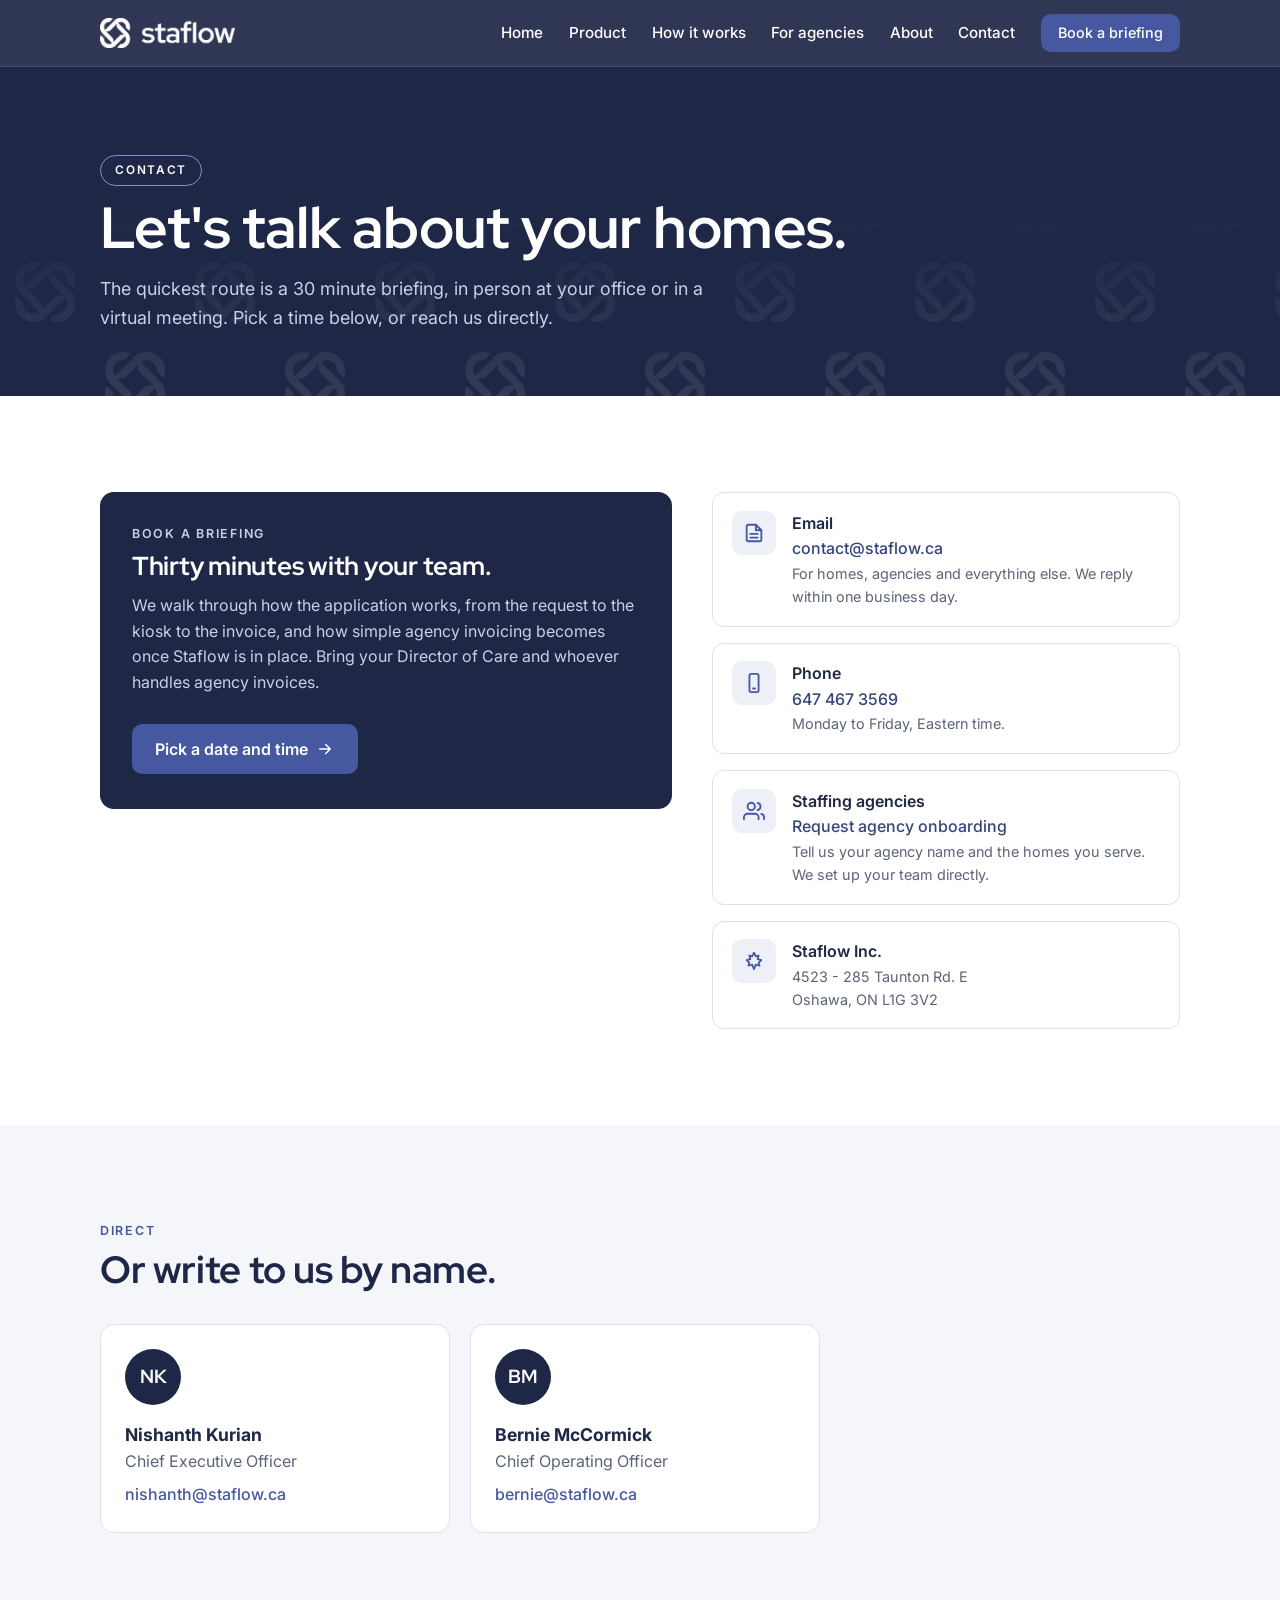
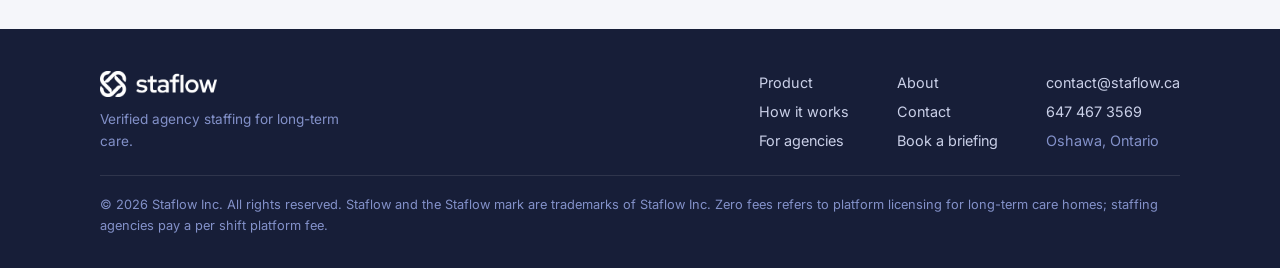
<file: contact/index.html>
<!DOCTYPE html>
<html lang="en">
<head>
<meta charset="UTF-8">
<meta name="viewport" content="width=device-width, initial-scale=1.0">
<title>Contact | Staflow</title>
<meta name="description" content="Book a 30 minute briefing, email contact@staflow.ca or call 647 467 3569. Staflow Inc., Oshawa, Ontario.">
<link rel="canonical" href="https://staflow.ca/contact/">
<meta property="og:type" content="website">
<meta property="og:site_name" content="Staflow">
<meta property="og:title" content="Contact | Staflow">
<meta property="og:description" content="Book a 30 minute briefing, email contact@staflow.ca or call 647 467 3569. Staflow Inc., Oshawa, Ontario.">
<meta property="og:url" content="https://staflow.ca/contact/">
<meta property="og:image" content="https://staflow.ca/assets/og-image.jpg">
<meta name="twitter:card" content="summary_large_image">
<link rel="icon" href="/favicon.ico">
<link rel="icon" type="image/png" href="/favicon-32.png">
<link rel="preconnect" href="https://fonts.googleapis.com">
<link rel="preconnect" href="https://fonts.gstatic.com" crossorigin>
<link href="https://fonts.googleapis.com/css2?family=Red+Hat+Display:wght@700;800&family=Inter:wght@400;500;600&display=swap" rel="stylesheet">
<link rel="stylesheet" href="/assets/site.css">
</head>
<body>
<header class="site-header navy">
  <div class="wrap">
    <a class="brand" href="/" aria-label="Staflow home"><img src="/assets/logo-white.png" alt="Staflow" width="1200" height="267"></a>
    <button class="nav-toggle" aria-label="Open menu" aria-expanded="false" aria-controls="nav"><span></span><span></span><span></span></button>
    <nav class="nav" id="nav">
      <a href="/">Home</a><a href="/product/">Product</a><a href="/how-it-works/">How it works</a><a href="/agencies/">For agencies</a><a href="/about/">About</a><a href="/contact/" aria-current="page">Contact</a>
      <a class="btn btn-primary" href="https://calendly.com/nishanth-staflow/30min" target="_blank" rel="noopener">Book a briefing</a>
    </nav>
  </div>
</header>
<main>
<section class="on-navy knot page-hero">
  <div class="wrap">
    <span class="badge">Contact</span>
    <h1>Let's talk about your homes.</h1>
    <p class="lede">The quickest route is a 30 minute briefing, in person at your office or in a virtual meeting. Pick a time below, or reach us directly.</p>
  </div>
</section>

<section class="section">
  <div class="wrap contact-grid">
    <div class="callout">
      <p class="eyebrow">Book a briefing</p>
      <h3 style="font-size:1.6rem;margin:.5rem 0 .8rem">Thirty minutes with your team.</h3>
      <p>We walk through how the application works, from the request to the kiosk to the invoice, and how simple agency invoicing becomes once Staflow is in place. Bring your Director of Care and whoever handles agency invoices.</p>
      <div class="actions"><a class="btn btn-primary" href="https://calendly.com/nishanth-staflow/30min" target="_blank" rel="noopener">Pick a date and time <svg viewBox="0 0 24 24" fill="none" stroke="currentColor" stroke-width="2" stroke-linecap="round" stroke-linejoin="round"><path d="M5 12h14M13 6l6 6-6 6"/></svg></a></div>
    </div>
    <div class="contact-list">
      <div class="item"><div class="ic"><svg viewBox="0 0 24 24" fill="none" stroke="currentColor" stroke-width="2" stroke-linecap="round" stroke-linejoin="round"><path d="M14 3H6a2 2 0 0 0-2 2v14a2 2 0 0 0 2 2h12a2 2 0 0 0 2-2V9z"/><path d="M14 3v6h6M8 13h8M8 17h8"/></svg></div><div><b>Email</b><a href="mailto:contact@staflow.ca">contact@staflow.ca</a><p>For homes, agencies and everything else. We reply within one business day.</p></div></div>
      <div class="item"><div class="ic"><svg viewBox="0 0 24 24" fill="none" stroke="currentColor" stroke-width="2" stroke-linecap="round" stroke-linejoin="round"><rect x="7" y="2" width="10" height="20" rx="2"/><path d="M11 18h2"/></svg></div><div><b>Phone</b><a href="tel:+16474673569">647 467 3569</a><p>Monday to Friday, Eastern time.</p></div></div>
      <div class="item"><div class="ic"><svg viewBox="0 0 24 24" fill="none" stroke="currentColor" stroke-width="2" stroke-linecap="round" stroke-linejoin="round"><path d="M17 21v-2a4 4 0 0 0-4-4H5a4 4 0 0 0-4 4v2"/><circle cx="9" cy="7" r="4"/><path d="M23 21v-2a4 4 0 0 0-3-3.9M16 3.1a4 4 0 0 1 0 7.8"/></svg></div><div><b>Staffing agencies</b><a href="mailto:contact@staflow.ca?subject=Agency%20onboarding">Request agency onboarding</a><p>Tell us your agency name and the homes you serve. We set up your team directly.</p></div></div>
      <div class="item"><div class="ic"><svg viewBox="0 0 24 24" fill="none" stroke="currentColor" stroke-width="2" stroke-linecap="round" stroke-linejoin="round"><path d="M12 3l2 4 3-1-1 4 4 1-3 3 1 3-4-1-2 5-2-5-4 1 1-3-3-3 4-1-1-4 3 1z"/></svg></div><div><b>Staflow Inc.</b><p>4523 - 285 Taunton Rd. E<br>Oshawa, ON L1G 3V2</p></div></div>
    </div>
  </div>
</section>

<section class="section on-mist">
  <div class="wrap">
    <div class="sec-head">
      <p class="eyebrow">Direct</p>
      <h2>Or write to us by name.</h2>
    </div>
    <div class="team">
      <div class="member"><div class="avatar">NK</div><b>Nishanth Kurian</b><span>Chief Executive Officer</span><a href="mailto:nishanth@staflow.ca">nishanth@staflow.ca</a></div>
      <div class="member"><div class="avatar">BM</div><b>Bernie McCormick</b><span>Chief Operating Officer</span><a href="mailto:bernie@staflow.ca">bernie@staflow.ca</a></div>
    </div>
  </div>
</section>
</main>
<footer class="site-footer">
  <div class="wrap">
    <div>
      <img src="/assets/logo-white.png" alt="Staflow" width="1200" height="267">
      <p style="color:var(--c300);font-size:.85rem;margin-top:.8rem;max-width:30ch">Verified agency staffing for long-term care.</p>
    </div>
    <div class="cols">
      <div><a href="/product/">Product</a><a href="/how-it-works/">How it works</a><a href="/agencies/">For agencies</a></div>
      <div><a href="/about/">About</a><a href="/contact/">Contact</a><a href="https://calendly.com/nishanth-staflow/30min" target="_blank" rel="noopener">Book a briefing</a></div>
      <div><a href="mailto:contact@staflow.ca">contact@staflow.ca</a><a href="tel:+16474673569">647 467 3569</a><span style="color:var(--c300)">Oshawa, Ontario</span></div>
    </div>
    <div class="legal">&copy; 2026 Staflow Inc. All rights reserved. Staflow and the Staflow mark are trademarks of Staflow Inc. Zero fees refers to platform licensing for long-term care homes; staffing agencies pay a per shift platform fee.</div>
  </div>
</footer>
<script>
(function(){var b=document.querySelector('.nav-toggle'),n=document.getElementById('nav');if(!b||!n)return;b.addEventListener('click',function(){var o=n.classList.toggle('open');b.setAttribute('aria-expanded',o?'true':'false');b.setAttribute('aria-label',o?'Close menu':'Open menu');});})();
</script>
</body>
</html>
</file>
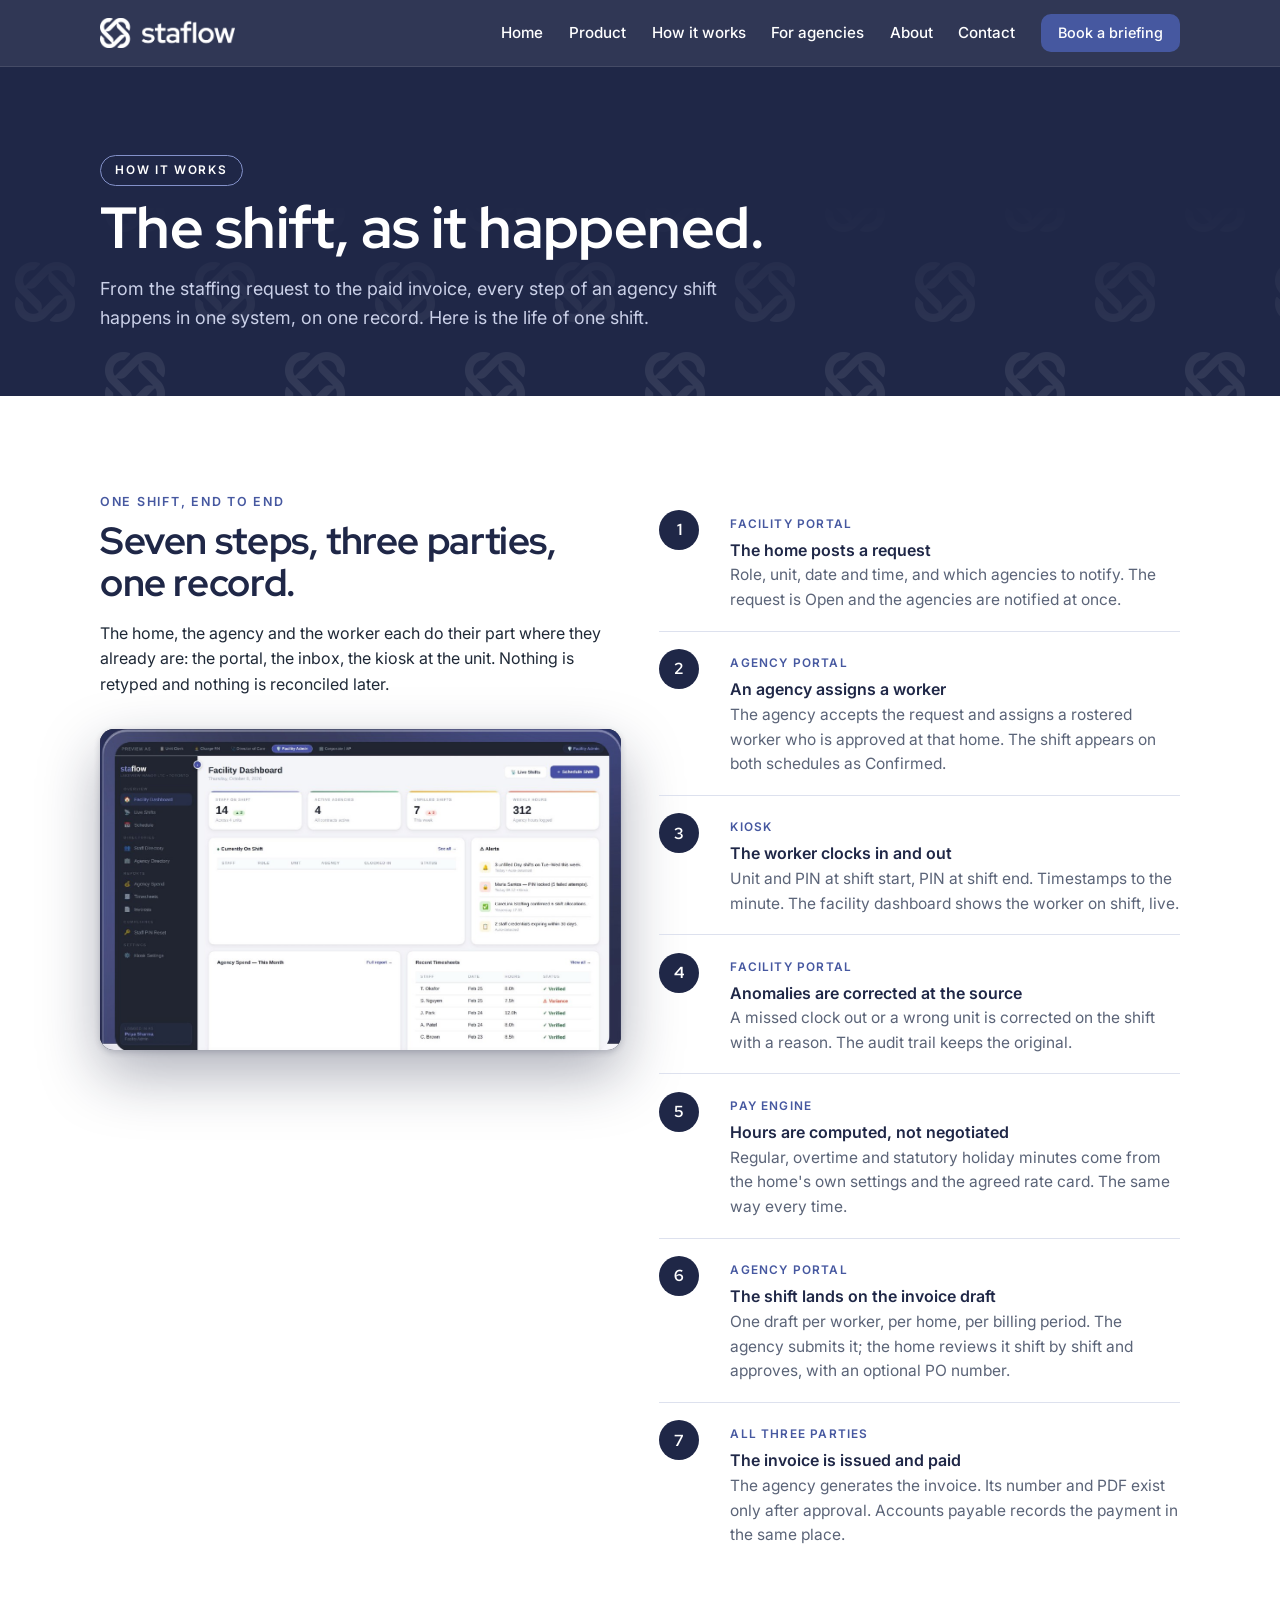
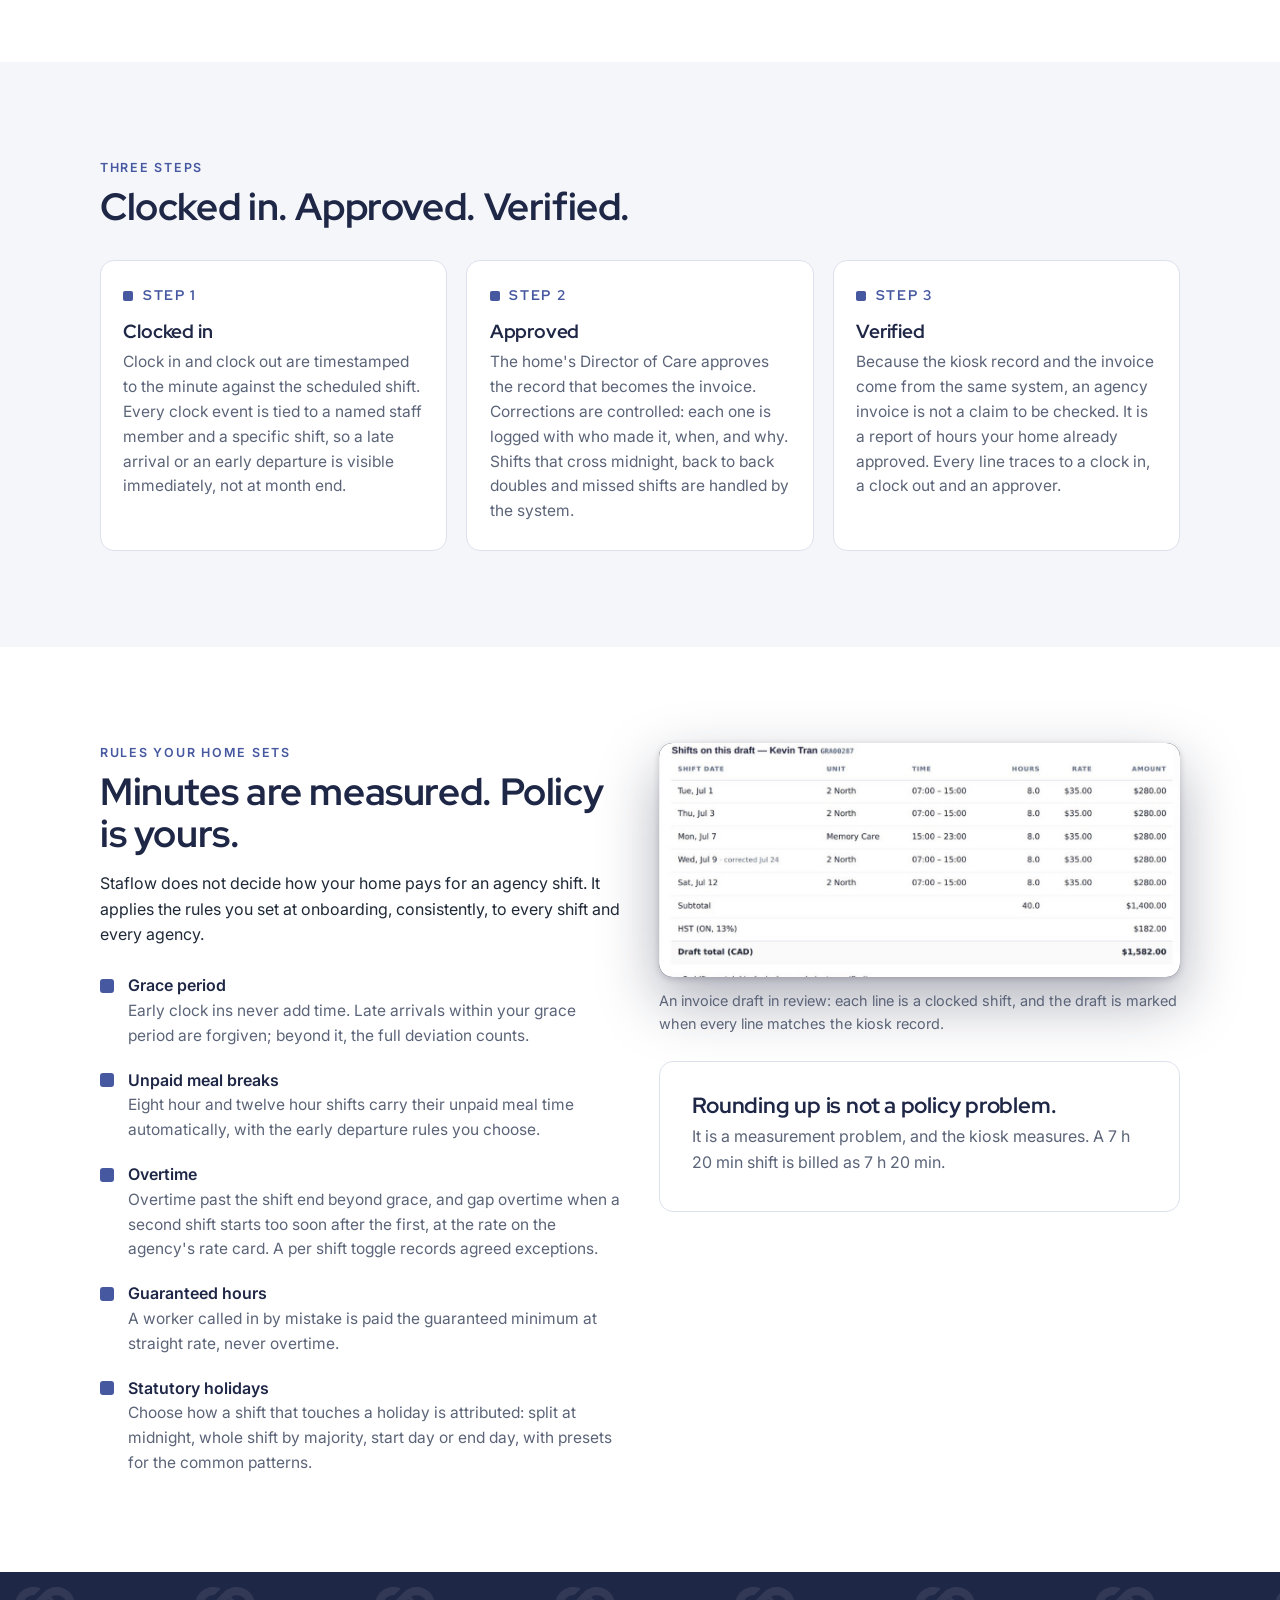
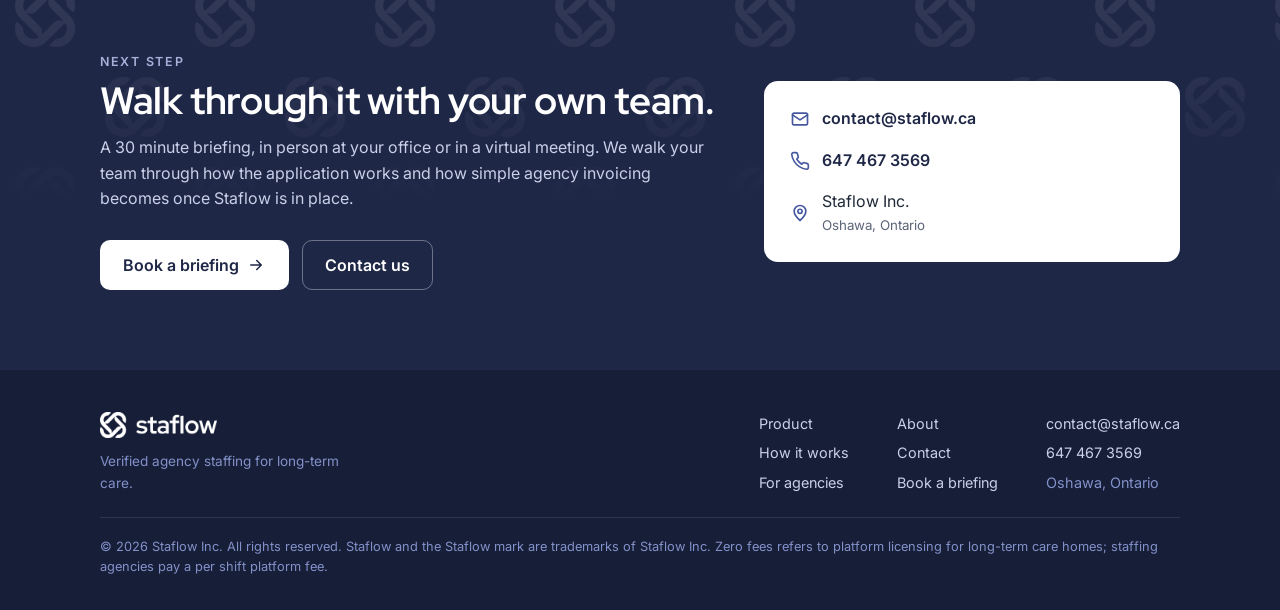
<file: how-it-works/index.html>
<!DOCTYPE html>
<html lang="en">
<head>
<meta charset="UTF-8">
<meta name="viewport" content="width=device-width, initial-scale=1.0">
<title>How it works | Staflow</title>
<meta name="description" content="Follow one agency shift from the staffing request to the paid invoice: clocked in at the kiosk, approved by the home, verified on the invoice.">
<link rel="canonical" href="https://staflow.ca/how-it-works/">
<meta property="og:type" content="website">
<meta property="og:site_name" content="Staflow">
<meta property="og:title" content="How it works | Staflow">
<meta property="og:description" content="Follow one agency shift from the staffing request to the paid invoice: clocked in at the kiosk, approved by the home, verified on the invoice.">
<meta property="og:url" content="https://staflow.ca/how-it-works/">
<meta property="og:image" content="https://staflow.ca/assets/og-image.jpg">
<meta name="twitter:card" content="summary_large_image">
<link rel="icon" href="/favicon.ico">
<link rel="icon" type="image/png" href="/favicon-32.png">
<link rel="preconnect" href="https://fonts.googleapis.com">
<link rel="preconnect" href="https://fonts.gstatic.com" crossorigin>
<link href="https://fonts.googleapis.com/css2?family=Red+Hat+Display:wght@700;800&family=Inter:wght@400;500;600&display=swap" rel="stylesheet">
<link rel="stylesheet" href="/assets/site.css">
</head>
<body>
<header class="site-header navy">
  <div class="wrap">
    <a class="brand" href="/" aria-label="Staflow home"><img src="/assets/logo-white.png" alt="Staflow" width="1200" height="267"></a>
    <button class="nav-toggle" aria-label="Open menu" aria-expanded="false" aria-controls="nav"><span></span><span></span><span></span></button>
    <nav class="nav" id="nav">
      <a href="/">Home</a><a href="/product/">Product</a><a href="/how-it-works/" aria-current="page">How it works</a><a href="/agencies/">For agencies</a><a href="/about/">About</a><a href="/contact/">Contact</a>
      <a class="btn btn-primary" href="https://calendly.com/nishanth-staflow/30min" target="_blank" rel="noopener">Book a briefing</a>
    </nav>
  </div>
</header>
<main>
<section class="on-navy knot page-hero">
  <div class="wrap">
    <span class="badge">How it works</span>
    <h1>The shift, as it happened.</h1>
    <p class="lede">From the staffing request to the paid invoice, every step of an agency shift happens in one system, on one record. Here is the life of one shift.</p>
  </div>
</section>

<section class="section">
  <div class="wrap grid-2" style="align-items:start">
    <div>
      <p class="eyebrow">One shift, end to end</p>
      <h2 style="margin:.5rem 0 1rem">Seven steps, three parties, one record.</h2>
      <p>The home, the agency and the worker each do their part where they already are: the portal, the inbox, the kiosk at the unit. Nothing is retyped and nothing is reconciled later.</p>
      <div class="frame" style="margin-top:2rem"><img src="/assets/facility-dashboard.jpg" alt="Facility dashboard with staff on shift and recent timesheets marked verified" width="1200" height="739"></div>
    </div>
    <div class="flow">
      <div class="f"><div class="n">1</div><div><span class="where">Facility portal</span><b>The home posts a request</b><p>Role, unit, date and time, and which agencies to notify. The request is Open and the agencies are notified at once.</p></div></div>
      <div class="f"><div class="n">2</div><div><span class="where">Agency portal</span><b>An agency assigns a worker</b><p>The agency accepts the request and assigns a rostered worker who is approved at that home. The shift appears on both schedules as Confirmed.</p></div></div>
      <div class="f"><div class="n">3</div><div><span class="where">Kiosk</span><b>The worker clocks in and out</b><p>Unit and PIN at shift start, PIN at shift end. Timestamps to the minute. The facility dashboard shows the worker on shift, live.</p></div></div>
      <div class="f"><div class="n">4</div><div><span class="where">Facility portal</span><b>Anomalies are corrected at the source</b><p>A missed clock out or a wrong unit is corrected on the shift with a reason. The audit trail keeps the original.</p></div></div>
      <div class="f"><div class="n">5</div><div><span class="where">Pay engine</span><b>Hours are computed, not negotiated</b><p>Regular, overtime and statutory holiday minutes come from the home's own settings and the agreed rate card. The same way every time.</p></div></div>
      <div class="f"><div class="n">6</div><div><span class="where">Agency portal</span><b>The shift lands on the invoice draft</b><p>One draft per worker, per home, per billing period. The agency submits it; the home reviews it shift by shift and approves, with an optional PO number.</p></div></div>
      <div class="f"><div class="n">7</div><div><span class="where">All three parties</span><b>The invoice is issued and paid</b><p>The agency generates the invoice. Its number and PDF exist only after approval. Accounts payable records the payment in the same place.</p></div></div>
    </div>
  </div>
</section>

<section class="section on-mist">
  <div class="wrap">
    <div class="sec-head">
      <p class="eyebrow">Three steps</p>
      <h2>Clocked in. Approved. Verified.</h2>
    </div>
    <div class="steps">
      <div class="step"><div class="num">STEP 1</div><h3>Clocked in</h3><p>Clock in and clock out are timestamped to the minute against the scheduled shift. Every clock event is tied to a named staff member and a specific shift, so a late arrival or an early departure is visible immediately, not at month end.</p></div>
      <div class="step"><div class="num">STEP 2</div><h3>Approved</h3><p>The home's Director of Care approves the record that becomes the invoice. Corrections are controlled: each one is logged with who made it, when, and why. Shifts that cross midnight, back to back doubles and missed shifts are handled by the system.</p></div>
      <div class="step"><div class="num">STEP 3</div><h3>Verified</h3><p>Because the kiosk record and the invoice come from the same system, an agency invoice is not a claim to be checked. It is a report of hours your home already approved. Every line traces to a clock in, a clock out and an approver.</p></div>
    </div>
  </div>
</section>

<section class="section">
  <div class="wrap grid-2" style="align-items:start">
    <div>
      <p class="eyebrow">Rules your home sets</p>
      <h2 style="margin:.5rem 0 1rem">Minutes are measured. Policy is yours.</h2>
      <p>Staflow does not decide how your home pays for an agency shift. It applies the rules you set at onboarding, consistently, to every shift and every agency.</p>
      <div class="pointlist" style="margin-top:1.6rem">
        <div class="pt"><div><b>Grace period</b><p>Early clock ins never add time. Late arrivals within your grace period are forgiven; beyond it, the full deviation counts.</p></div></div>
        <div class="pt"><div><b>Unpaid meal breaks</b><p>Eight hour and twelve hour shifts carry their unpaid meal time automatically, with the early departure rules you choose.</p></div></div>
        <div class="pt"><div><b>Overtime</b><p>Overtime past the shift end beyond grace, and gap overtime when a second shift starts too soon after the first, at the rate on the agency's rate card. A per shift toggle records agreed exceptions.</p></div></div>
        <div class="pt"><div><b>Guaranteed hours</b><p>A worker called in by mistake is paid the guaranteed minimum at straight rate, never overtime.</p></div></div>
        <div class="pt"><div><b>Statutory holidays</b><p>Choose how a shift that touches a holiday is attributed: split at midnight, whole shift by majority, start day or end day, with presets for the common patterns.</p></div></div>
      </div>
    </div>
    <div>
      <div class="frame"><img src="/assets/invoice-lines.jpg" alt="Invoice draft lines with shift dates, units, times, hours, rates and amounts, all matching kiosk clock records" width="1100" height="494"></div>
      <p style="font-size:.9rem;color:var(--muted);margin-top:.8rem">An invoice draft in review: each line is a clocked shift, and the draft is marked when every line matches the kiosk record.</p>
      <div class="callout light" style="margin-top:1.6rem">
        <h3>Rounding up is not a policy problem.</h3>
        <p>It is a measurement problem, and the kiosk measures. A 7 h 20 min shift is billed as 7 h 20 min.</p>
      </div>
    </div>
  </div>
</section>
</main>
<section class="on-navy knot top cta-band">
  <div class="wrap inner">
    <div>
      <p class="eyebrow">Next step</p>
      <h2>Walk through it with your own team.</h2>
      <p>A 30 minute briefing, in person at your office or in a virtual meeting. We walk your team through how the application works and how simple agency invoicing becomes once Staflow is in place.</p>
      <div class="actions">
        <a class="btn btn-primary" href="https://calendly.com/nishanth-staflow/30min" target="_blank" rel="noopener">Book a briefing <svg viewBox="0 0 24 24" fill="none" stroke="currentColor" stroke-width="2" stroke-linecap="round" stroke-linejoin="round"><path d="M5 12h14M13 6l6 6-6 6"/></svg></a>
        <a class="btn btn-ghost" href="/contact/">Contact us</a>
      </div>
    </div>
    <div class="contact-card">
      <div class="row"><svg viewBox="0 0 24 24" fill="none" stroke="currentColor" stroke-width="2" stroke-linecap="round" stroke-linejoin="round"><rect x="3" y="5" width="18" height="14" rx="2"/><path d="m3 7 9 6 9-6"/></svg><a href="mailto:contact@staflow.ca">contact@staflow.ca</a></div>
      <div class="row"><svg viewBox="0 0 24 24" fill="none" stroke="currentColor" stroke-width="2" stroke-linecap="round" stroke-linejoin="round"><path d="M22 16.9v3a2 2 0 0 1-2.2 2 19.8 19.8 0 0 1-8.6-3.1 19.5 19.5 0 0 1-6-6A19.8 19.8 0 0 1 2.1 4.2 2 2 0 0 1 4.1 2h3a2 2 0 0 1 2 1.7c.1.9.4 1.8.7 2.7a2 2 0 0 1-.5 2.1L8.1 9.8a16 16 0 0 0 6 6l1.3-1.3a2 2 0 0 1 2.1-.4c.9.3 1.8.6 2.7.7a2 2 0 0 1 1.7 2z"/></svg><a href="tel:+16474673569">647 467 3569</a></div>
      <div class="row"><svg viewBox="0 0 24 24" fill="none" stroke="currentColor" stroke-width="2" stroke-linecap="round" stroke-linejoin="round"><path d="M12 21s7-6.1 7-11a7 7 0 0 0-14 0c0 4.9 7 11 7 11z"/><circle cx="12" cy="10" r="2.5"/></svg><span>Staflow Inc.<small>Oshawa, Ontario</small></span></div>
    </div>
  </div>
</section>
<footer class="site-footer">
  <div class="wrap">
    <div>
      <img src="/assets/logo-white.png" alt="Staflow" width="1200" height="267">
      <p style="color:var(--c300);font-size:.85rem;margin-top:.8rem;max-width:30ch">Verified agency staffing for long-term care.</p>
    </div>
    <div class="cols">
      <div><a href="/product/">Product</a><a href="/how-it-works/">How it works</a><a href="/agencies/">For agencies</a></div>
      <div><a href="/about/">About</a><a href="/contact/">Contact</a><a href="https://calendly.com/nishanth-staflow/30min" target="_blank" rel="noopener">Book a briefing</a></div>
      <div><a href="mailto:contact@staflow.ca">contact@staflow.ca</a><a href="tel:+16474673569">647 467 3569</a><span style="color:var(--c300)">Oshawa, Ontario</span></div>
    </div>
    <div class="legal">&copy; 2026 Staflow Inc. All rights reserved. Staflow and the Staflow mark are trademarks of Staflow Inc. Zero fees refers to platform licensing for long-term care homes; staffing agencies pay a per shift platform fee.</div>
  </div>
</footer>
<script>
(function(){var b=document.querySelector('.nav-toggle'),n=document.getElementById('nav');if(!b||!n)return;b.addEventListener('click',function(){var o=n.classList.toggle('open');b.setAttribute('aria-expanded',o?'true':'false');b.setAttribute('aria-label',o?'Close menu':'Open menu');});})();
</script>
</body>
</html>
</file>
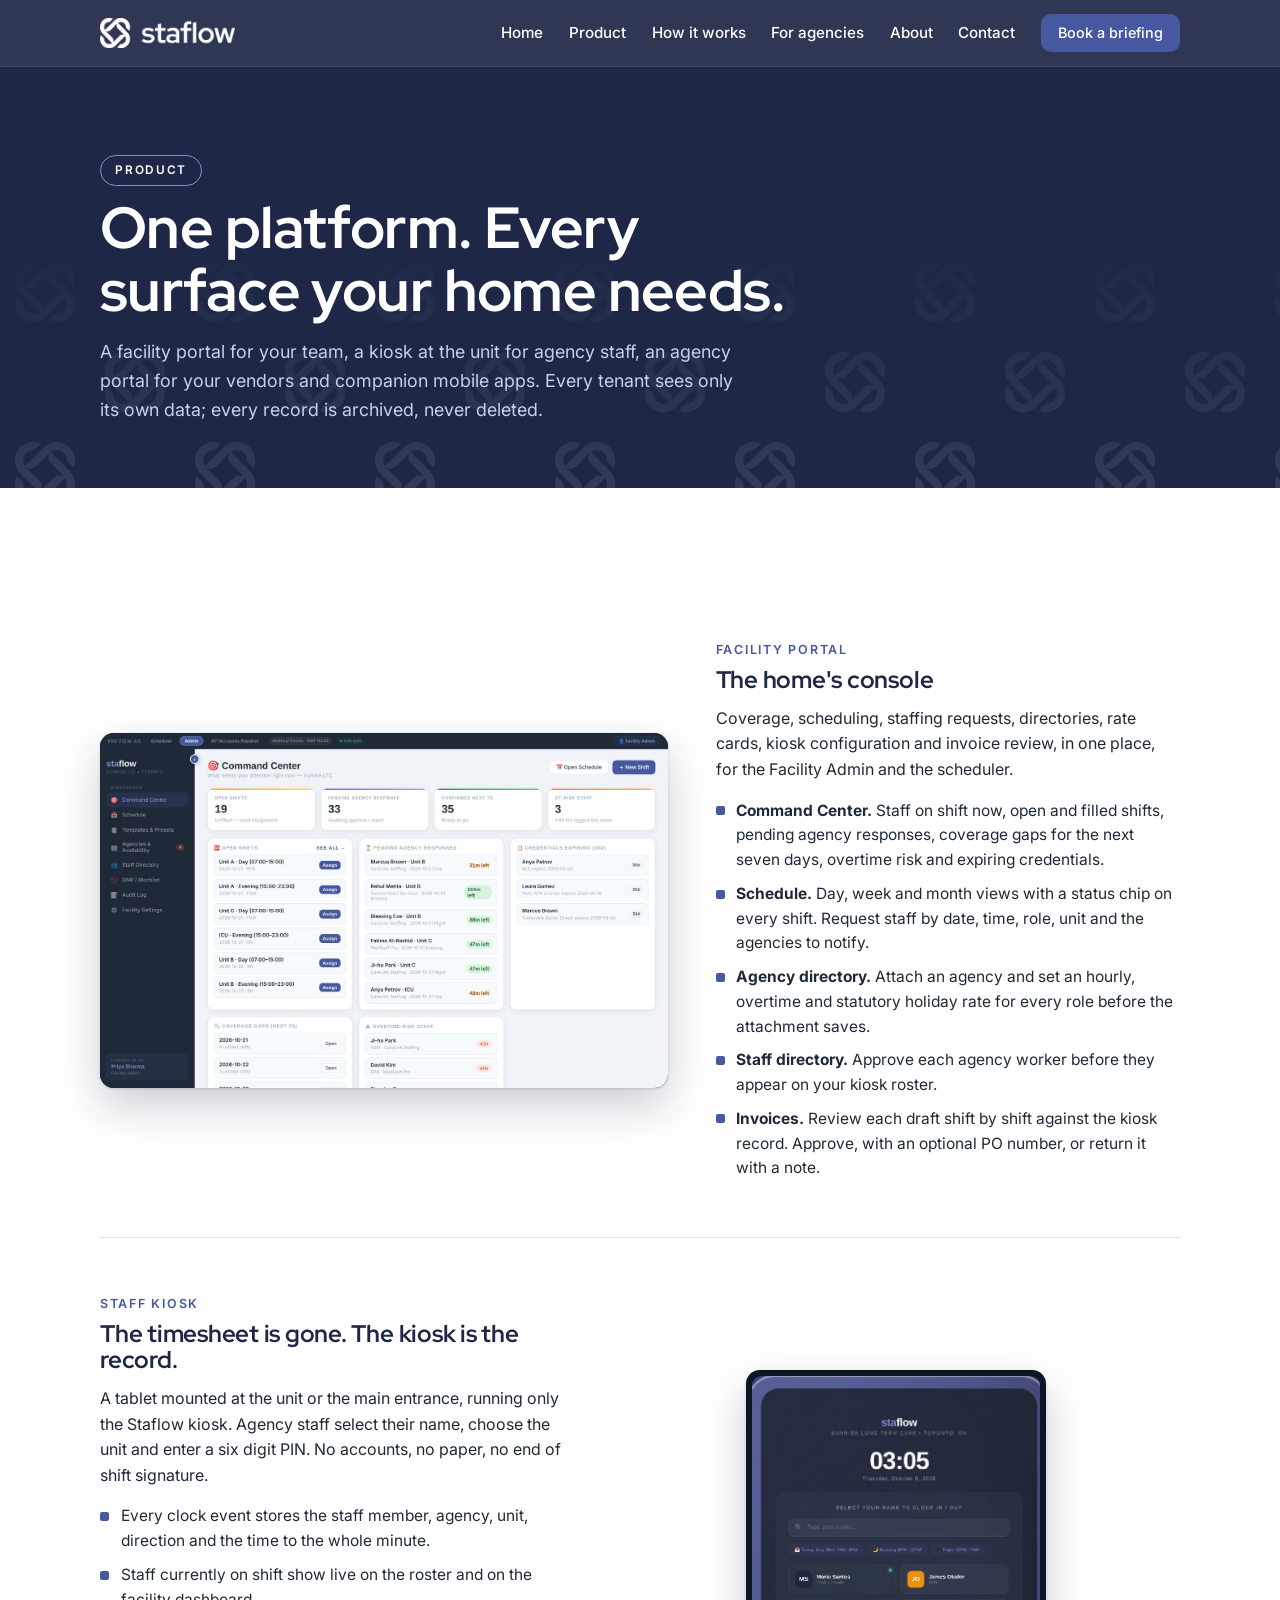
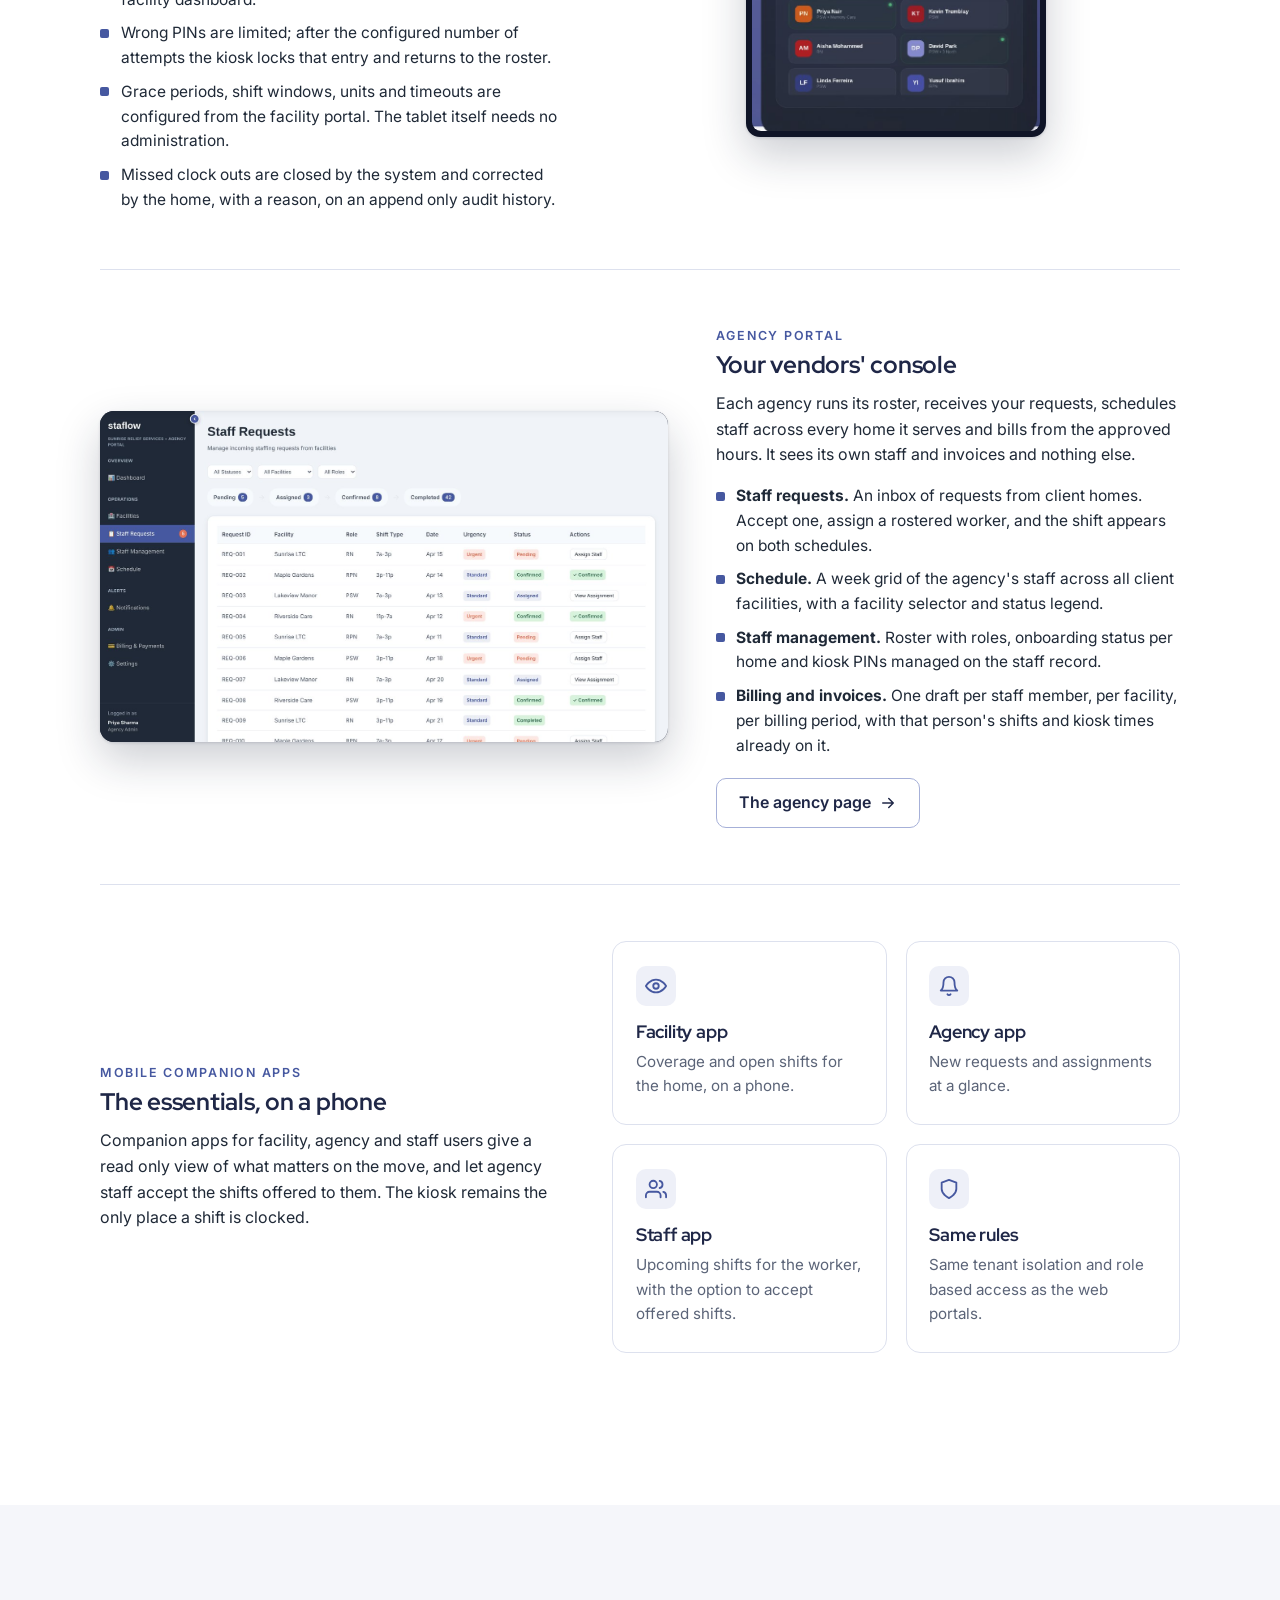
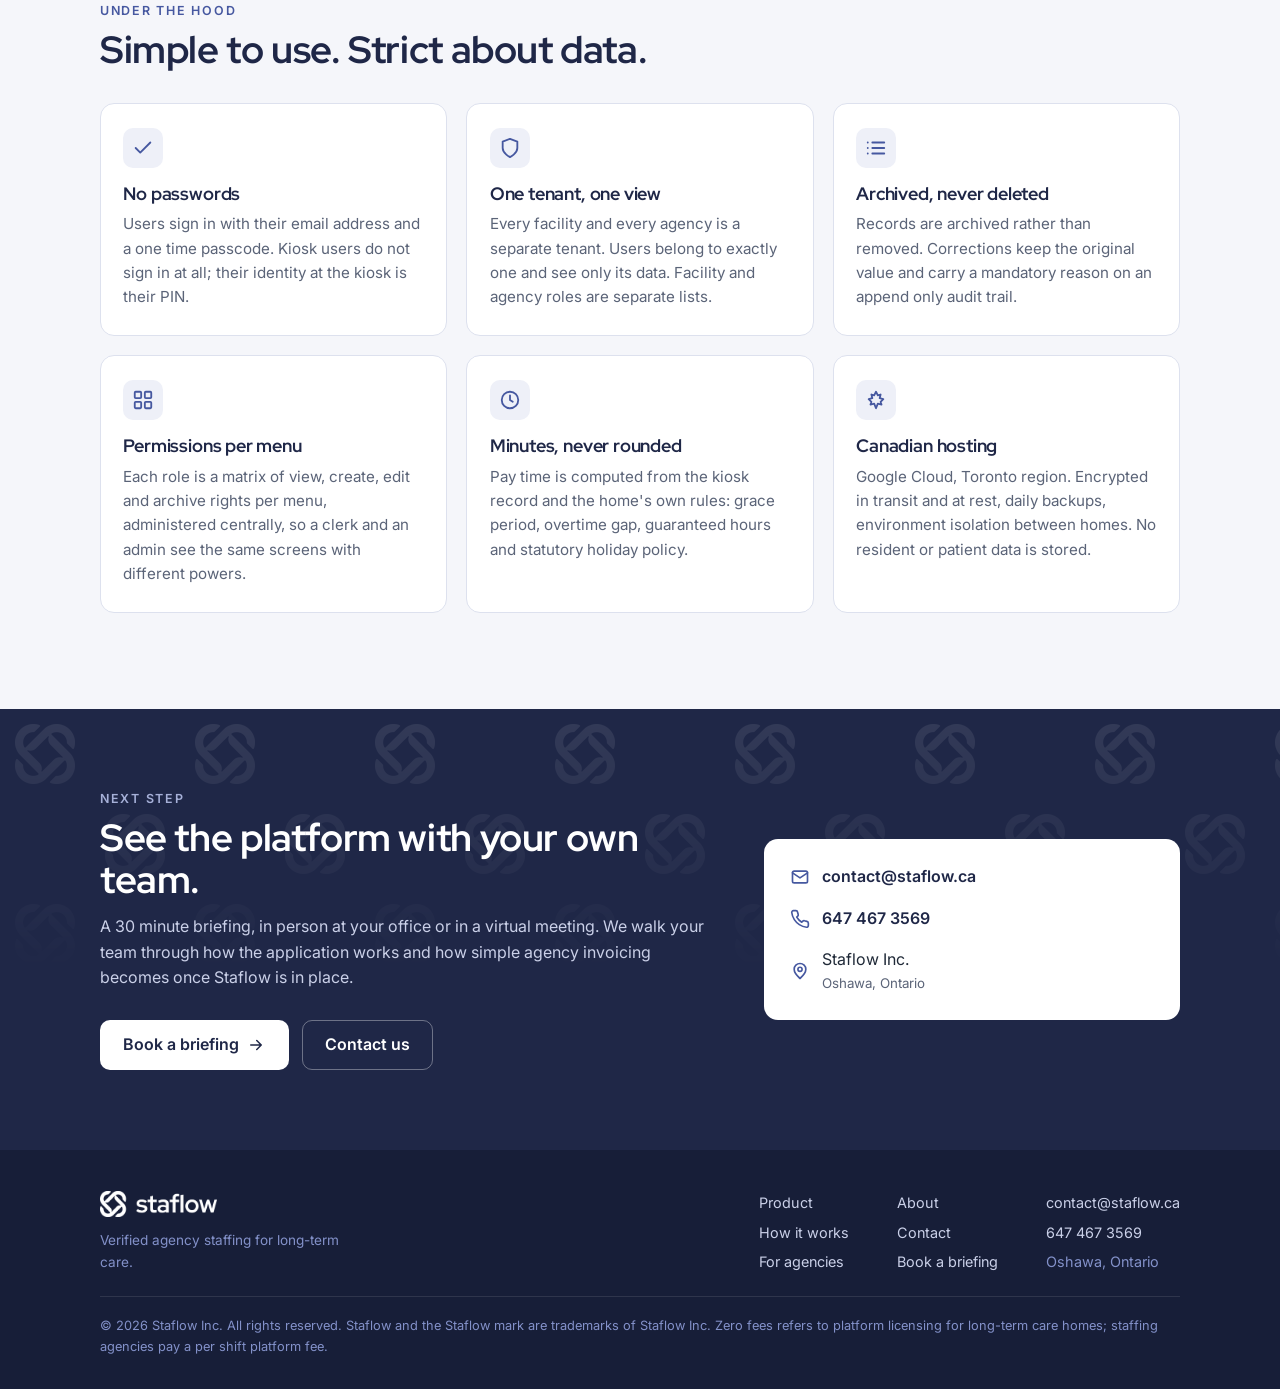
<file: product/index.html>
<!DOCTYPE html>
<html lang="en">
<head>
<meta charset="UTF-8">
<meta name="viewport" content="width=device-width, initial-scale=1.0">
<title>Product | Staflow</title>
<meta name="description" content="The Staflow facility portal, staff kiosk, agency portal and mobile companion apps, built for long-term care networks and their staffing agencies.">
<link rel="canonical" href="https://staflow.ca/product/">
<meta property="og:type" content="website">
<meta property="og:site_name" content="Staflow">
<meta property="og:title" content="Product | Staflow">
<meta property="og:description" content="The Staflow facility portal, staff kiosk, agency portal and mobile companion apps, built for long-term care networks and their staffing agencies.">
<meta property="og:url" content="https://staflow.ca/product/">
<meta property="og:image" content="https://staflow.ca/assets/og-image.jpg">
<meta name="twitter:card" content="summary_large_image">
<link rel="icon" href="/favicon.ico">
<link rel="icon" type="image/png" href="/favicon-32.png">
<link rel="preconnect" href="https://fonts.googleapis.com">
<link rel="preconnect" href="https://fonts.gstatic.com" crossorigin>
<link href="https://fonts.googleapis.com/css2?family=Red+Hat+Display:wght@700;800&family=Inter:wght@400;500;600&display=swap" rel="stylesheet">
<link rel="stylesheet" href="/assets/site.css">
</head>
<body>
<header class="site-header navy">
  <div class="wrap">
    <a class="brand" href="/" aria-label="Staflow home"><img src="/assets/logo-white.png" alt="Staflow" width="1200" height="267"></a>
    <button class="nav-toggle" aria-label="Open menu" aria-expanded="false" aria-controls="nav"><span></span><span></span><span></span></button>
    <nav class="nav" id="nav">
      <a href="/">Home</a><a href="/product/" aria-current="page">Product</a><a href="/how-it-works/">How it works</a><a href="/agencies/">For agencies</a><a href="/about/">About</a><a href="/contact/">Contact</a>
      <a class="btn btn-primary" href="https://calendly.com/nishanth-staflow/30min" target="_blank" rel="noopener">Book a briefing</a>
    </nav>
  </div>
</header>
<main>
<section class="on-navy knot page-hero">
  <div class="wrap">
    <span class="badge">Product</span>
    <h1>One platform. Every surface your home needs.</h1>
    <p class="lede">A facility portal for your team, a kiosk at the unit for agency staff, an agency portal for your vendors and companion mobile apps. Every tenant sees only its own data; every record is archived, never deleted.</p>
  </div>
</section>

<section class="section">
  <div class="wrap">
    <div class="feature">
      <div class="feature-media"><div class="frame"><img src="/assets/command-center-home.jpg" alt="Facility portal Command Center" width="1400" height="875"></div></div>
      <div>
        <p class="eyebrow">Facility portal</p>
        <h3>The home's console</h3>
        <p>Coverage, scheduling, staffing requests, directories, rate cards, kiosk configuration and invoice review, in one place, for the Facility Admin and the scheduler.</p>
        <ul>
          <li><b>Command Center.</b> Staff on shift now, open and filled shifts, pending agency responses, coverage gaps for the next seven days, overtime risk and expiring credentials.</li>
          <li><b>Schedule.</b> Day, week and month views with a status chip on every shift. Request staff by date, time, role, unit and the agencies to notify.</li>
          <li><b>Agency directory.</b> Attach an agency and set an hourly, overtime and statutory holiday rate for every role before the attachment saves.</li>
          <li><b>Staff directory.</b> Approve each agency worker before they appear on your kiosk roster.</li>
          <li><b>Invoices.</b> Review each draft shift by shift against the kiosk record. Approve, with an optional PO number, or return it with a note.</li>
        </ul>
      </div>
    </div>

    <div class="feature flip">
      <div class="feature-media"><div class="frame tablet"><img src="/assets/kiosk.jpg" alt="Staff kiosk on a tablet" width="600" height="741"></div></div>
      <div>
        <p class="eyebrow">Staff kiosk</p>
        <h3>The timesheet is gone. The kiosk is the record.</h3>
        <p>A tablet mounted at the unit or the main entrance, running only the Staflow kiosk. Agency staff select their name, choose the unit and enter a six digit PIN. No accounts, no paper, no end of shift signature.</p>
        <ul>
          <li>Every clock event stores the staff member, agency, unit, direction and the time to the whole minute.</li>
          <li>Staff currently on shift show live on the roster and on the facility dashboard.</li>
          <li>Wrong PINs are limited; after the configured number of attempts the kiosk locks that entry and returns to the roster.</li>
          <li>Grace periods, shift windows, units and timeouts are configured from the facility portal. The tablet itself needs no administration.</li>
          <li>Missed clock outs are closed by the system and corrected by the home, with a reason, on an append only audit history.</li>
        </ul>
      </div>
    </div>

    <div class="feature">
      <div class="feature-media"><div class="frame"><img src="/assets/agency-requests.jpg" alt="Agency portal staff requests inbox" width="1400" height="817"></div></div>
      <div>
        <p class="eyebrow">Agency portal</p>
        <h3>Your vendors' console</h3>
        <p>Each agency runs its roster, receives your requests, schedules staff across every home it serves and bills from the approved hours. It sees its own staff and invoices and nothing else.</p>
        <ul>
          <li><b>Staff requests.</b> An inbox of requests from client homes. Accept one, assign a rostered worker, and the shift appears on both schedules.</li>
          <li><b>Schedule.</b> A week grid of the agency's staff across all client facilities, with a facility selector and status legend.</li>
          <li><b>Staff management.</b> Roster with roles, onboarding status per home and kiosk PINs managed on the staff record.</li>
          <li><b>Billing and invoices.</b> One draft per staff member, per facility, per billing period, with that person's shifts and kiosk times already on it.</li>
        </ul>
        <div class="actions" style="margin-top:1.2rem"><a class="btn btn-ghost" href="/agencies/">The agency page <svg viewBox="0 0 24 24" fill="none" stroke="currentColor" stroke-width="2" stroke-linecap="round" stroke-linejoin="round"><path d="M5 12h14M13 6l6 6-6 6"/></svg></a></div>
      </div>
    </div>

    <div class="feature flip">
      <div class="feature-media">
        <div class="cards" style="grid-template-columns:1fr 1fr">
          <div class="card"><div class="ic"><svg viewBox="0 0 24 24" fill="none" stroke="currentColor" stroke-width="2" stroke-linecap="round" stroke-linejoin="round"><path d="M1 12s4-7 11-7 11 7 11 7-4 7-11 7S1 12 1 12z"/><circle cx="12" cy="12" r="3"/></svg></div><h3>Facility app</h3><p>Coverage and open shifts for the home, on a phone.</p></div>
          <div class="card"><div class="ic"><svg viewBox="0 0 24 24" fill="none" stroke="currentColor" stroke-width="2" stroke-linecap="round" stroke-linejoin="round"><path d="M18 8a6 6 0 0 0-12 0c0 7-3 9-3 9h18s-3-2-3-9"/><path d="M13.7 21a2 2 0 0 1-3.4 0"/></svg></div><h3>Agency app</h3><p>New requests and assignments at a glance.</p></div>
          <div class="card"><div class="ic"><svg viewBox="0 0 24 24" fill="none" stroke="currentColor" stroke-width="2" stroke-linecap="round" stroke-linejoin="round"><path d="M17 21v-2a4 4 0 0 0-4-4H5a4 4 0 0 0-4 4v2"/><circle cx="9" cy="7" r="4"/><path d="M23 21v-2a4 4 0 0 0-3-3.9M16 3.1a4 4 0 0 1 0 7.8"/></svg></div><h3>Staff app</h3><p>Upcoming shifts for the worker, with the option to accept offered shifts.</p></div>
          <div class="card"><div class="ic"><svg viewBox="0 0 24 24" fill="none" stroke="currentColor" stroke-width="2" stroke-linecap="round" stroke-linejoin="round"><path d="M12 22s8-4 8-10V5l-8-3-8 3v7c0 6 8 10 8 10z"/></svg></div><h3>Same rules</h3><p>Same tenant isolation and role based access as the web portals.</p></div>
        </div>
      </div>
      <div>
        <p class="eyebrow">Mobile companion apps</p>
        <h3>The essentials, on a phone</h3>
        <p>Companion apps for facility, agency and staff users give a read only view of what matters on the move, and let agency staff accept the shifts offered to them. The kiosk remains the only place a shift is clocked.</p>
      </div>
    </div>
  </div>
</section>

<section class="section on-mist">
  <div class="wrap">
    <div class="sec-head">
      <p class="eyebrow">Under the hood</p>
      <h2>Simple to use. Strict about data.</h2>
    </div>
    <div class="cards">
      <div class="card"><div class="ic"><svg viewBox="0 0 24 24" fill="none" stroke="currentColor" stroke-width="2" stroke-linecap="round" stroke-linejoin="round"><path d="M20 6 9 17l-5-5"/></svg></div><h3>No passwords</h3><p>Users sign in with their email address and a one time passcode. Kiosk users do not sign in at all; their identity at the kiosk is their PIN.</p></div>
      <div class="card"><div class="ic"><svg viewBox="0 0 24 24" fill="none" stroke="currentColor" stroke-width="2" stroke-linecap="round" stroke-linejoin="round"><path d="M12 22s8-4 8-10V5l-8-3-8 3v7c0 6 8 10 8 10z"/></svg></div><h3>One tenant, one view</h3><p>Every facility and every agency is a separate tenant. Users belong to exactly one and see only its data. Facility and agency roles are separate lists.</p></div>
      <div class="card"><div class="ic"><svg viewBox="0 0 24 24" fill="none" stroke="currentColor" stroke-width="2" stroke-linecap="round" stroke-linejoin="round"><path d="M8 6h13M8 12h13M8 18h13M3 6h.01M3 12h.01M3 18h.01"/></svg></div><h3>Archived, never deleted</h3><p>Records are archived rather than removed. Corrections keep the original value and carry a mandatory reason on an append only audit trail.</p></div>
      <div class="card"><div class="ic"><svg viewBox="0 0 24 24" fill="none" stroke="currentColor" stroke-width="2" stroke-linecap="round" stroke-linejoin="round"><rect x="3" y="3" width="7" height="7" rx="1"/><rect x="14" y="3" width="7" height="7" rx="1"/><rect x="3" y="14" width="7" height="7" rx="1"/><rect x="14" y="14" width="7" height="7" rx="1"/></svg></div><h3>Permissions per menu</h3><p>Each role is a matrix of view, create, edit and archive rights per menu, administered centrally, so a clerk and an admin see the same screens with different powers.</p></div>
      <div class="card"><div class="ic"><svg viewBox="0 0 24 24" fill="none" stroke="currentColor" stroke-width="2" stroke-linecap="round" stroke-linejoin="round"><circle cx="12" cy="12" r="9"/><path d="M12 7v5l3 2"/></svg></div><h3>Minutes, never rounded</h3><p>Pay time is computed from the kiosk record and the home's own rules: grace period, overtime gap, guaranteed hours and statutory holiday policy.</p></div>
      <div class="card"><div class="ic"><svg viewBox="0 0 24 24" fill="none" stroke="currentColor" stroke-width="2" stroke-linecap="round" stroke-linejoin="round"><path d="M12 3l2 4 3-1-1 4 4 1-3 3 1 3-4-1-2 5-2-5-4 1 1-3-3-3 4-1-1-4 3 1z"/></svg></div><h3>Canadian hosting</h3><p>Google Cloud, Toronto region. Encrypted in transit and at rest, daily backups, environment isolation between homes. No resident or patient data is stored.</p></div>
    </div>
  </div>
</section>
</main>
<section class="on-navy knot top cta-band">
  <div class="wrap inner">
    <div>
      <p class="eyebrow">Next step</p>
      <h2>See the platform with your own team.</h2>
      <p>A 30 minute briefing, in person at your office or in a virtual meeting. We walk your team through how the application works and how simple agency invoicing becomes once Staflow is in place.</p>
      <div class="actions">
        <a class="btn btn-primary" href="https://calendly.com/nishanth-staflow/30min" target="_blank" rel="noopener">Book a briefing <svg viewBox="0 0 24 24" fill="none" stroke="currentColor" stroke-width="2" stroke-linecap="round" stroke-linejoin="round"><path d="M5 12h14M13 6l6 6-6 6"/></svg></a>
        <a class="btn btn-ghost" href="/contact/">Contact us</a>
      </div>
    </div>
    <div class="contact-card">
      <div class="row"><svg viewBox="0 0 24 24" fill="none" stroke="currentColor" stroke-width="2" stroke-linecap="round" stroke-linejoin="round"><rect x="3" y="5" width="18" height="14" rx="2"/><path d="m3 7 9 6 9-6"/></svg><a href="mailto:contact@staflow.ca">contact@staflow.ca</a></div>
      <div class="row"><svg viewBox="0 0 24 24" fill="none" stroke="currentColor" stroke-width="2" stroke-linecap="round" stroke-linejoin="round"><path d="M22 16.9v3a2 2 0 0 1-2.2 2 19.8 19.8 0 0 1-8.6-3.1 19.5 19.5 0 0 1-6-6A19.8 19.8 0 0 1 2.1 4.2 2 2 0 0 1 4.1 2h3a2 2 0 0 1 2 1.7c.1.9.4 1.8.7 2.7a2 2 0 0 1-.5 2.1L8.1 9.8a16 16 0 0 0 6 6l1.3-1.3a2 2 0 0 1 2.1-.4c.9.3 1.8.6 2.7.7a2 2 0 0 1 1.7 2z"/></svg><a href="tel:+16474673569">647 467 3569</a></div>
      <div class="row"><svg viewBox="0 0 24 24" fill="none" stroke="currentColor" stroke-width="2" stroke-linecap="round" stroke-linejoin="round"><path d="M12 21s7-6.1 7-11a7 7 0 0 0-14 0c0 4.9 7 11 7 11z"/><circle cx="12" cy="10" r="2.5"/></svg><span>Staflow Inc.<small>Oshawa, Ontario</small></span></div>
    </div>
  </div>
</section>
<footer class="site-footer">
  <div class="wrap">
    <div>
      <img src="/assets/logo-white.png" alt="Staflow" width="1200" height="267">
      <p style="color:var(--c300);font-size:.85rem;margin-top:.8rem;max-width:30ch">Verified agency staffing for long-term care.</p>
    </div>
    <div class="cols">
      <div><a href="/product/">Product</a><a href="/how-it-works/">How it works</a><a href="/agencies/">For agencies</a></div>
      <div><a href="/about/">About</a><a href="/contact/">Contact</a><a href="https://calendly.com/nishanth-staflow/30min" target="_blank" rel="noopener">Book a briefing</a></div>
      <div><a href="mailto:contact@staflow.ca">contact@staflow.ca</a><a href="tel:+16474673569">647 467 3569</a><span style="color:var(--c300)">Oshawa, Ontario</span></div>
    </div>
    <div class="legal">&copy; 2026 Staflow Inc. All rights reserved. Staflow and the Staflow mark are trademarks of Staflow Inc. Zero fees refers to platform licensing for long-term care homes; staffing agencies pay a per shift platform fee.</div>
  </div>
</footer>
<script>
(function(){var b=document.querySelector('.nav-toggle'),n=document.getElementById('nav');if(!b||!n)return;b.addEventListener('click',function(){var o=n.classList.toggle('open');b.setAttribute('aria-expanded',o?'true':'false');b.setAttribute('aria-label',o?'Close menu':'Open menu');});})();
</script>
</body>
</html>
</file>
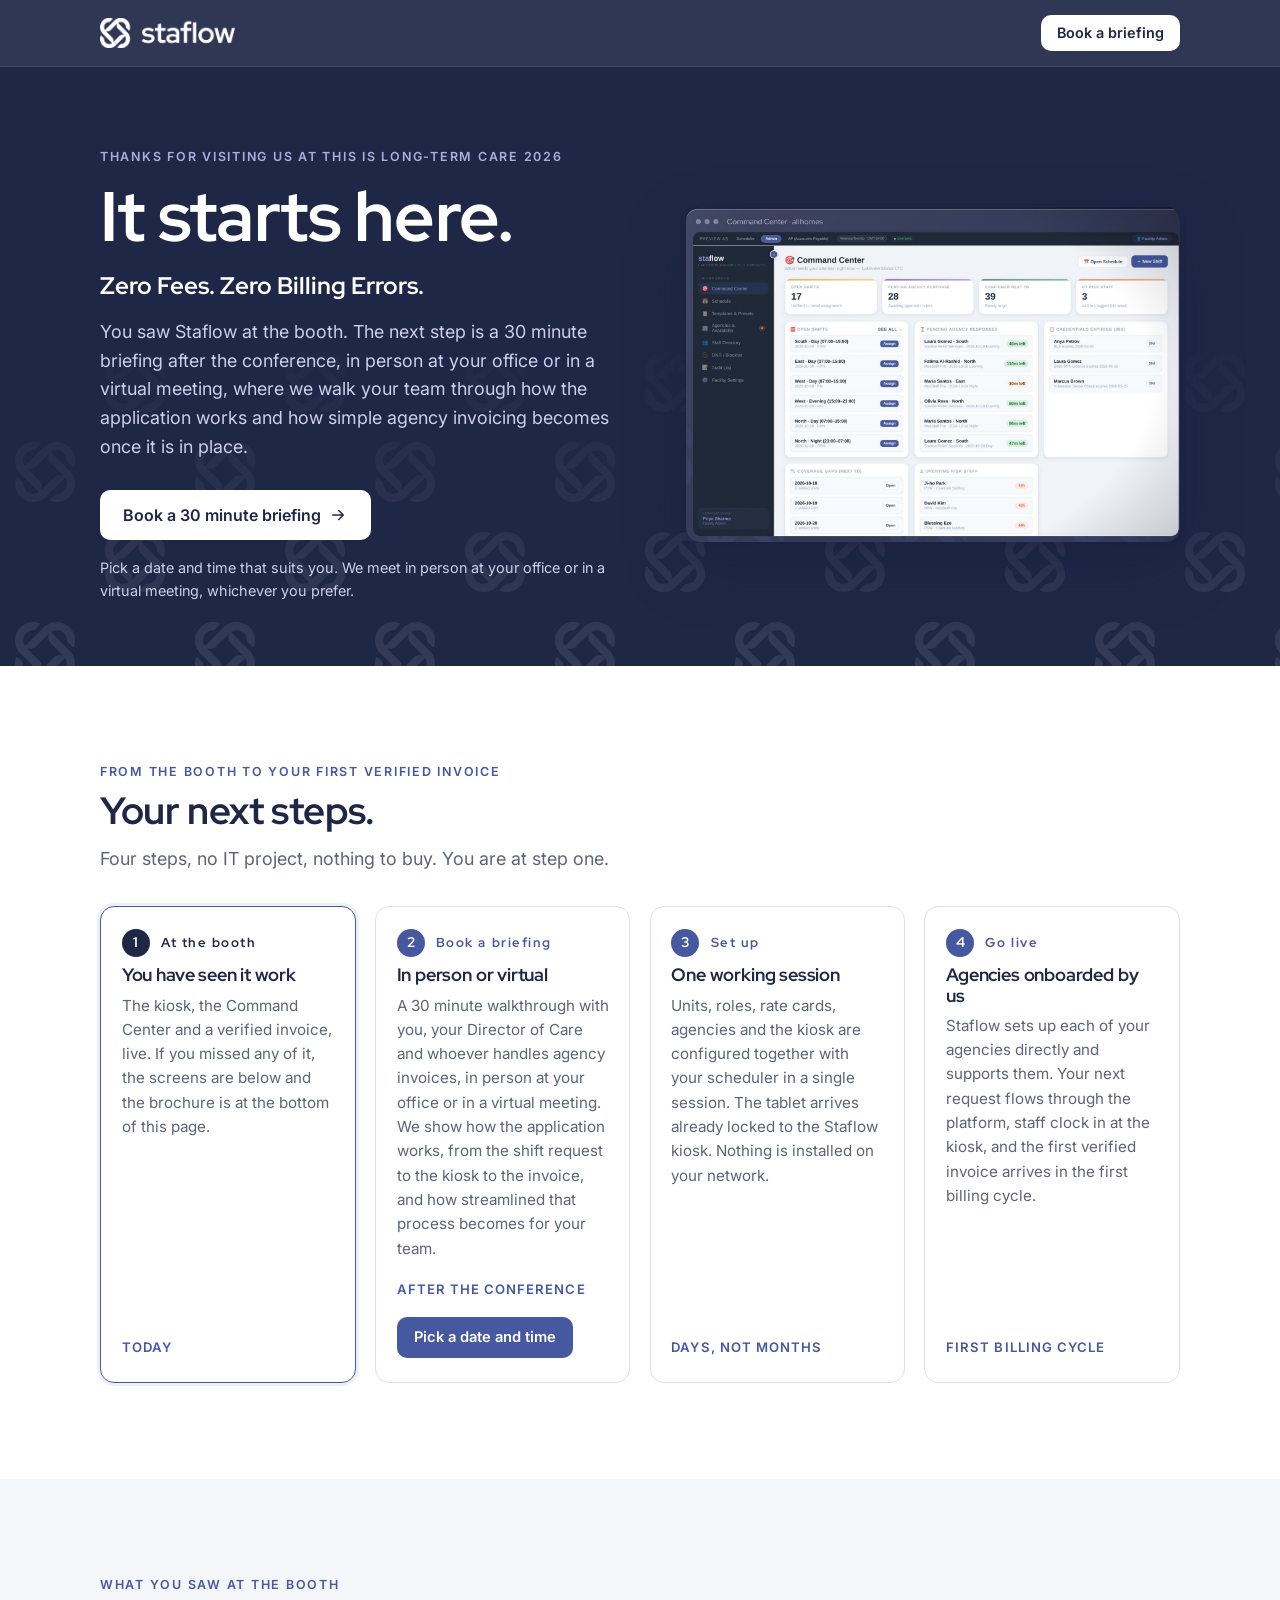
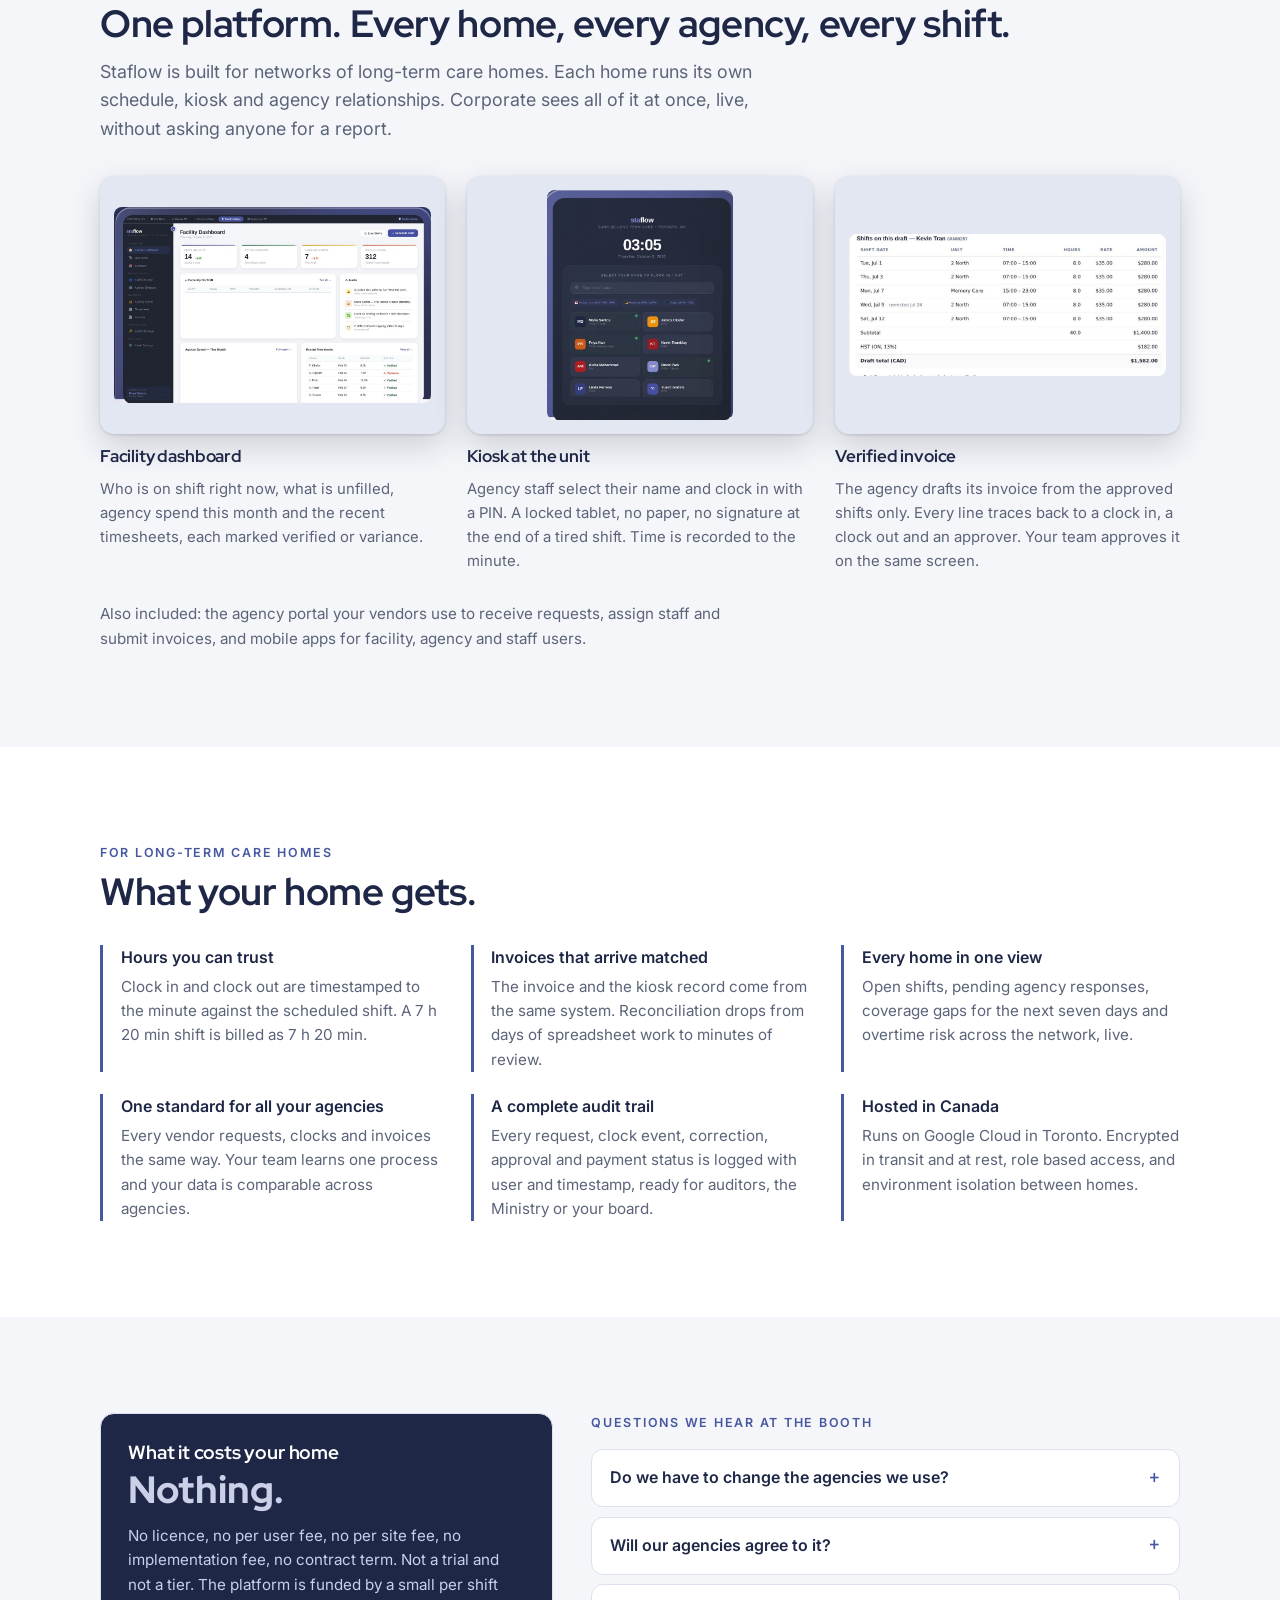
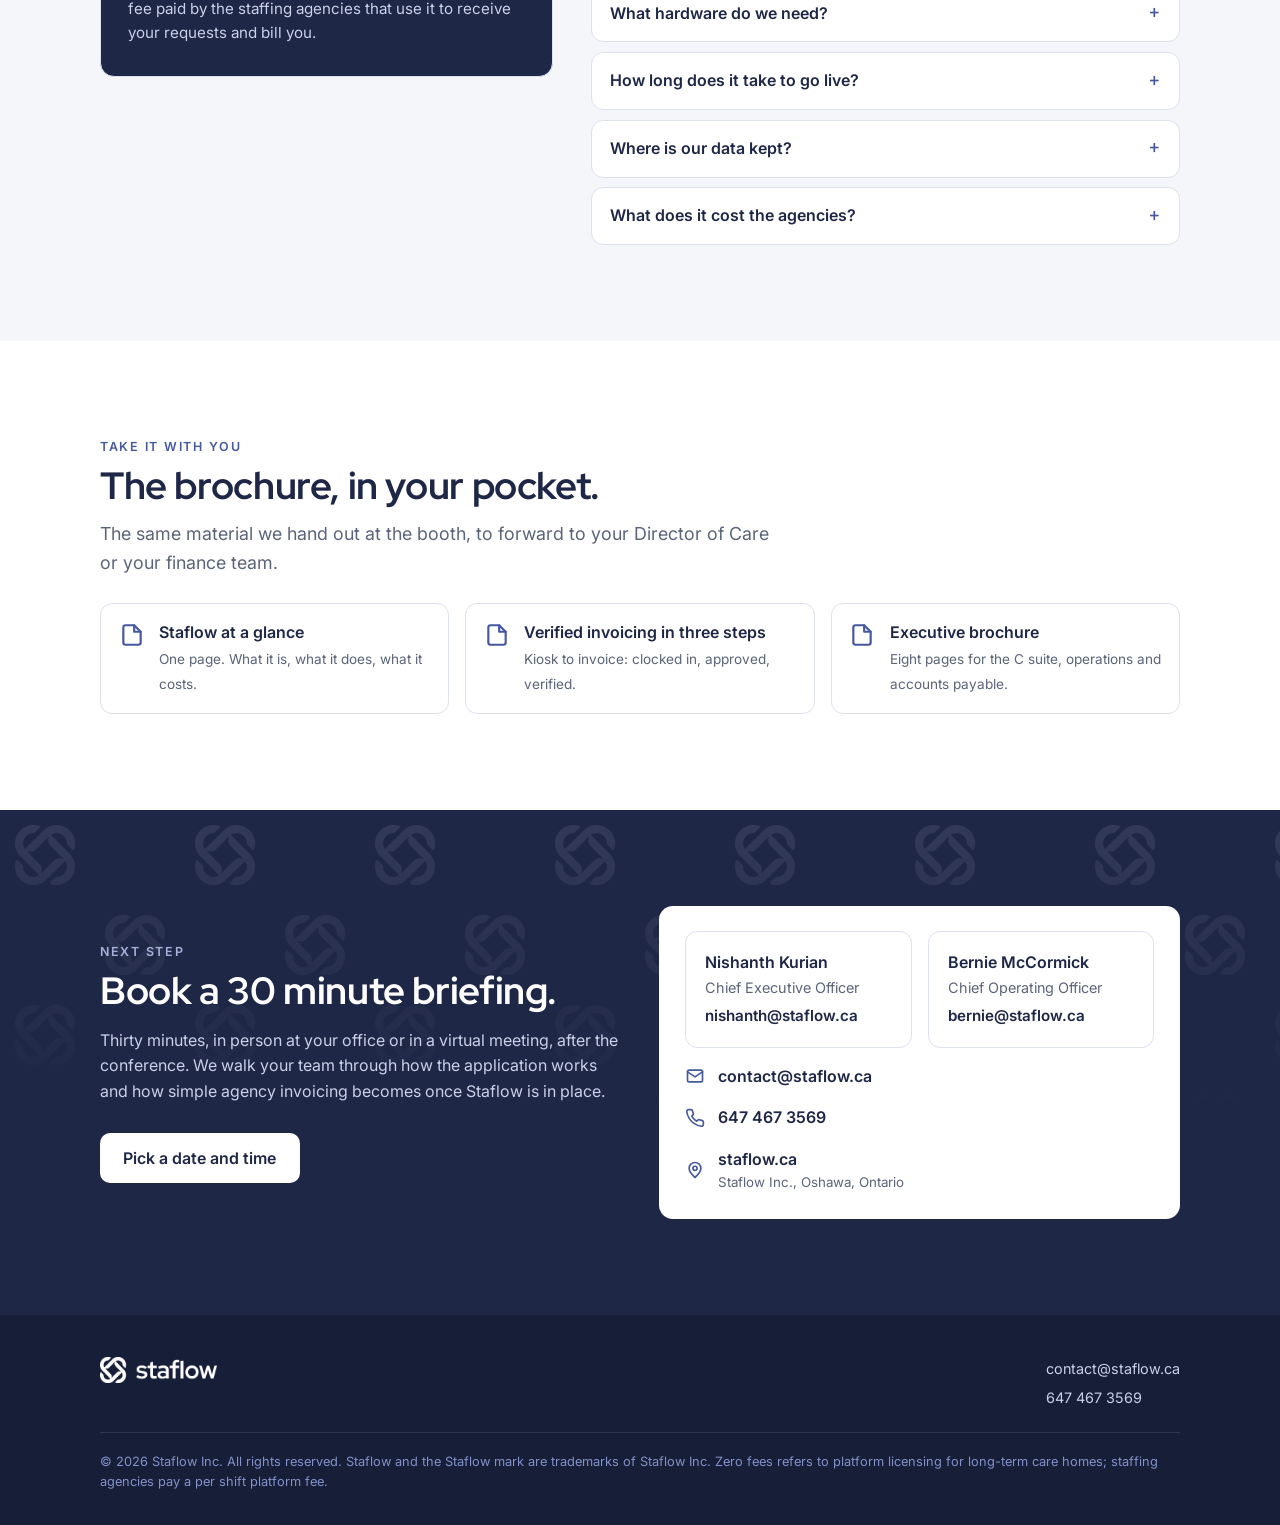
<file: welcome/index.html>
<!DOCTYPE html>
<html lang="en">
<head>
<meta charset="UTF-8">
<meta name="viewport" content="width=device-width, initial-scale=1.0">
<title>Welcome to Staflow</title>
<meta name="description" content="Zero Fees. Zero Billing Errors. You saw Staflow at the booth. The next step is a 30 minute briefing, in person at your office or in a virtual meeting, where we walk your team through how the application works and how simple agency invoicing becomes.">
<meta name="robots" content="noindex">
<link rel="icon" href="../favicon.ico">
<link rel="icon" type="image/png" href="../favicon-32.png">
<link rel="preconnect" href="https://fonts.googleapis.com">
<link rel="preconnect" href="https://fonts.gstatic.com" crossorigin>
<link href="https://fonts.googleapis.com/css2?family=Red+Hat+Display:wght@700;800&family=Inter:wght@400;500;600&display=swap" rel="stylesheet">
<link rel="stylesheet" href="../assets/site.css">
<style>
  .welcome-hero{padding:clamp(2.6rem,7vw,5rem) 0 clamp(2.4rem,5vw,4rem)}
  .welcome-hero h1{font-size:clamp(2.6rem,8vw,4.4rem);margin:.6rem 0 .8rem}
  .welcome-hero .tag{font-family:var(--head);font-weight:700;font-size:clamp(1.15rem,3vw,1.5rem);color:#fff;margin-bottom:.8rem}
  .welcome-hero .lede{max-width:36rem}
  .hero-grid{display:grid;grid-template-columns:1.05fr .95fr;gap:2.5rem;align-items:center}
  @media (max-width:900px){.hero-grid{grid-template-columns:1fr}}
  .hero-grid .frame{transform:translateY(0)}
  .note{font-size:.9rem;color:var(--c200);margin-top:1rem}

  /* Next steps timeline */
  .timeline{display:grid;grid-template-columns:repeat(4,1fr);gap:1.2rem;margin-top:2rem;position:relative}
  @media (max-width:900px){.timeline{grid-template-columns:1fr 1fr}}
  @media (max-width:560px){.timeline{grid-template-columns:1fr}}
  .tstep{background:#fff;border:1px solid var(--line);border-radius:var(--radius);padding:1.4rem 1.3rem 1.5rem;display:flex;flex-direction:column;gap:.5rem}
  .tstep .k{display:flex;align-items:center;gap:.7rem;font-family:var(--head);font-weight:700;font-size:.8rem;letter-spacing:.12em;color:var(--c500)}
  .tstep .k i{font-style:normal;width:28px;height:28px;border-radius:50%;background:var(--c500);color:#fff;display:inline-flex;align-items:center;justify-content:center;font-size:.85rem;letter-spacing:0}
  .tstep.now{border-color:var(--c500);box-shadow:0 0 0 3px var(--c50)}
  .tstep.now .k{color:var(--navy)}
  .tstep.now .k i{background:var(--navy)}
  .tstep h3{font-size:1.15rem}
  .tstep p{font-size:.95rem;color:var(--muted)}
  .tstep .when{margin-top:auto;padding-top:.6rem;font-size:.82rem;font-weight:600;color:var(--c500);text-transform:uppercase;letter-spacing:.08em}
  .tstep .btn{margin-top:.6rem;align-self:flex-start;padding:.65rem 1rem;font-size:.92rem}

  /* Product gallery */
  .gallery{display:grid;grid-template-columns:1fr 1fr 1fr;gap:1.4rem;margin-top:2rem}
  @media (max-width:860px){.gallery{grid-template-columns:1fr}}
  .shot{display:flex;flex-direction:column;gap:.8rem}
  .shot .frame{box-shadow:0 12px 32px rgba(23,30,56,.18),0 1px 3px rgba(23,30,56,.15);aspect-ratio:4/3;background:#E3E7F2;display:flex;align-items:center;justify-content:center;padding:14px}
  .shot .frame img{max-height:100%;width:auto;max-width:100%;object-fit:contain;border-radius:8px}
  .shot h3{font-size:1.05rem}
  .shot p{font-size:.93rem;color:var(--muted)}
  .big-shot{margin-top:2rem}
  .big-shot .frame{max-width:960px;margin:0 auto}
  .big-shot figcaption{text-align:center;margin-top:1rem;font-size:.9rem;color:var(--c200)}

  /* Benefits */
  .benefits{display:grid;grid-template-columns:repeat(3,1fr);gap:1.4rem 2rem;margin-top:2rem}
  @media (max-width:860px){.benefits{grid-template-columns:1fr 1fr}}
  @media (max-width:560px){.benefits{grid-template-columns:1fr}}
  .benefit{padding-left:1.1rem;border-left:3px solid var(--c500)}
  .benefit b{display:block;color:var(--navy);font-weight:600;margin-bottom:.25rem}
  .benefit p{color:var(--muted);font-size:.95rem}

  /* Cost + FAQ */
  .cost{display:grid;grid-template-columns:1fr 1.3fr;gap:2.4rem;align-items:start}
  @media (max-width:860px){.cost{grid-template-columns:1fr}}
  .cost .card{background:var(--navy);color:#fff;border-radius:var(--radius);padding:1.7rem 1.7rem 1.9rem}
  .cost .card h3{color:#fff;font-size:1.2rem;margin-bottom:.4rem}
  .cost .card .big{font-family:var(--head);font-weight:800;font-size:2.4rem;color:var(--c100);line-height:1.1;margin-bottom:.8rem}
  .cost .card p{color:var(--c100);font-size:.95rem}
  .faq{display:grid;gap:.6rem}
  .faq details{border:1px solid var(--line);border-radius:12px;background:#fff;padding:0 1.1rem}
  .faq summary{cursor:pointer;list-style:none;font-weight:600;color:var(--navy);padding:.95rem 0;display:flex;justify-content:space-between;gap:1rem;align-items:center}
  .faq summary::-webkit-details-marker{display:none}
  .faq summary::after{content:"+";font-family:var(--head);font-size:1.3rem;color:var(--c500);flex:none;line-height:1}
  .faq details[open] summary::after{content:"\2013"}
  .faq details p{padding:0 0 1rem;color:var(--muted);font-size:.95rem}

  /* Downloads */
  .downloads{display:grid;grid-template-columns:repeat(3,1fr);gap:1rem;margin-top:1.6rem}
  @media (max-width:760px){.downloads{grid-template-columns:1fr}}
  .dl{display:flex;gap:.9rem;align-items:flex-start;border:1px solid var(--line);border-radius:12px;padding:1rem 1.1rem;background:#fff;text-decoration:none;color:var(--ink)}
  .dl:hover{border-color:var(--c500)}
  .dl svg{width:26px;height:26px;color:var(--c500);flex:none;margin-top:.1rem}
  .dl b{display:block;color:var(--navy);font-weight:600}
  .dl span{font-size:.85rem;color:var(--muted)}

  /* People */
  .people{display:grid;grid-template-columns:1fr 1fr;gap:1rem}
  @media (max-width:560px){.people{grid-template-columns:1fr}}
  .person{border:1px solid var(--line);border-radius:12px;padding:1.1rem 1.2rem;background:#fff}
  .person b{display:block;font-weight:600;color:var(--navy)}
  .person span{display:block;color:var(--muted);font-size:.9rem;margin-bottom:.3rem}
  .person a{font-size:.95rem}

  .sticky-cta{display:none}
  @media (max-width:640px){
    .sticky-cta{display:flex;position:fixed;left:0;right:0;bottom:0;z-index:60;background:#fff;border-top:1px solid var(--line);padding:.7rem 16px calc(.7rem + env(safe-area-inset-bottom));gap:.6rem}
    .sticky-cta .btn{flex:1;padding:.8rem .6rem;font-size:.92rem}
    body{padding-bottom:76px}
  }
</style>
</head>
<body>

<header class="site-header navy">
  <div class="wrap">
    <a class="brand" href="/" aria-label="Staflow home"><img src="../assets/logo-white.png" alt="Staflow"></a>
    <a class="btn btn-primary on-navy" href="https://calendly.com/nishanth-staflow/30min" target="_blank" rel="noopener" style="background:#fff;color:var(--navy);padding:.55rem .95rem;font-size:.9rem">Book a briefing</a>
  </div>
</header>

<main>
  <!-- HERO -->
  <section class="on-navy knot welcome-hero">
    <div class="wrap hero-grid">
      <div>
        <p class="eyebrow">Thanks for visiting us at This is Long-Term Care 2026</p>
        <h1>It starts here.</h1>
        <p class="tag">Zero Fees. Zero Billing Errors.</p>
        <p class="lede">You saw Staflow at the booth. The next step is a 30 minute briefing after the conference, in person at your office or in a virtual meeting, where we walk your team through how the application works and how simple agency invoicing becomes once it is in place.</p>
        <div class="actions">
          <a class="btn btn-primary" href="https://calendly.com/nishanth-staflow/30min" target="_blank" rel="noopener">
            Book a 30 minute briefing
            <svg viewBox="0 0 24 24" fill="none" stroke="currentColor" stroke-width="2" stroke-linecap="round" stroke-linejoin="round"><path d="M5 12h14M13 6l6 6-6 6"/></svg>
          </a>
        </div>
        <p class="note">Pick a date and time that suits you. We meet in person at your office or in a virtual meeting, whichever you prefer.</p>
      </div>
      <figure>
        <div class="frame"><img src="../assets/command-center.jpg" alt="Staflow Command Center showing open shifts, pending agency responses, coverage gaps and overtime risk across homes" width="1600" height="1084"></div>
      </figure>
    </div>
  </section>

  <!-- NEXT STEPS -->
  <section class="section" id="next">
    <div class="wrap">
      <p class="eyebrow">From the booth to your first verified invoice</p>
      <h2 style="margin:.5rem 0 .8rem">Your next steps.</h2>
      <p class="lede">Four steps, no IT project, nothing to buy. You are at step one.</p>
      <div class="timeline">
        <div class="tstep now">
          <div class="k"><i>1</i> At the booth</div>
          <h3>You have seen it work</h3>
          <p>The kiosk, the Command Center and a verified invoice, live. If you missed any of it, the screens are below and the brochure is at the bottom of this page.</p>
          <div class="when">Today</div>
        </div>
        <div class="tstep">
          <div class="k"><i>2</i> Book a briefing</div>
          <h3>In person or virtual</h3>
          <p>A 30 minute walkthrough with you, your Director of Care and whoever handles agency invoices, in person at your office or in a virtual meeting. We show how the application works, from the shift request to the kiosk to the invoice, and how streamlined that process becomes for your team.</p>
          <div class="when">After the conference</div>
          <a class="btn btn-primary" href="https://calendly.com/nishanth-staflow/30min" target="_blank" rel="noopener">Pick a date and time</a>
        </div>
        <div class="tstep">
          <div class="k"><i>3</i> Set up</div>
          <h3>One working session</h3>
          <p>Units, roles, rate cards, agencies and the kiosk are configured together with your scheduler in a single session. The tablet arrives already locked to the Staflow kiosk. Nothing is installed on your network.</p>
          <div class="when">Days, not months</div>
        </div>
        <div class="tstep">
          <div class="k"><i>4</i> Go live</div>
          <h3>Agencies onboarded by us</h3>
          <p>Staflow sets up each of your agencies directly and supports them. Your next request flows through the platform, staff clock in at the kiosk, and the first verified invoice arrives in the first billing cycle.</p>
          <div class="when">First billing cycle</div>
        </div>
      </div>
    </div>
  </section>

  <!-- WHAT YOU SAW -->
  <section class="section on-mist" id="product">
    <div class="wrap">
      <p class="eyebrow">What you saw at the booth</p>
      <h2 style="margin:.5rem 0 .8rem">One platform. Every home, every agency, every shift.</h2>
      <p class="lede">Staflow is built for networks of long-term care homes. Each home runs its own schedule, kiosk and agency relationships. Corporate sees all of it at once, live, without asking anyone for a report.</p>
      <div class="gallery">
        <div class="shot">
          <div class="frame"><img src="../assets/facility-dashboard.jpg" alt="Facility dashboard showing staff on shift, unfilled shifts, agency hours, alerts and recent timesheets" width="1200" height="739"></div>
          <h3>Facility dashboard</h3>
          <p>Who is on shift right now, what is unfilled, agency spend this month and the recent timesheets, each marked verified or variance.</p>
        </div>
        <div class="shot kiosk">
          <div class="frame"><img src="../assets/kiosk.jpg" alt="Staff kiosk clock in screen on a tablet with the current time and a list of staff names" width="600" height="741"></div>
          <h3>Kiosk at the unit</h3>
          <p>Agency staff select their name and clock in with a PIN. A locked tablet, no paper, no signature at the end of a tired shift. Time is recorded to the minute.</p>
        </div>
        <div class="shot">
          <div class="frame"><img src="../assets/invoice-lines.jpg" alt="Invoice draft lines showing shift dates, units, times, hours, rates and amounts with a note that all shifts match kiosk clock records" width="1100" height="494"></div>
          <h3>Verified invoice</h3>
          <p>The agency drafts its invoice from the approved shifts only. Every line traces back to a clock in, a clock out and an approver. Your team approves it on the same screen.</p>
        </div>
      </div>
      <p style="margin-top:1.8rem;font-size:.95rem;color:var(--muted)">Also included: the agency portal your vendors use to receive requests, assign staff and submit invoices, and mobile apps for facility, agency and staff users.</p>
    </div>
  </section>

  <!-- WHAT YOUR HOME GETS -->
  <section class="section" id="benefits">
    <div class="wrap">
      <p class="eyebrow">For long-term care homes</p>
      <h2 style="margin:.5rem 0 .8rem">What your home gets.</h2>
      <div class="benefits">
        <div class="benefit"><b>Hours you can trust</b><p>Clock in and clock out are timestamped to the minute against the scheduled shift. A 7 h 20 min shift is billed as 7 h 20 min.</p></div>
        <div class="benefit"><b>Invoices that arrive matched</b><p>The invoice and the kiosk record come from the same system. Reconciliation drops from days of spreadsheet work to minutes of review.</p></div>
        <div class="benefit"><b>Every home in one view</b><p>Open shifts, pending agency responses, coverage gaps for the next seven days and overtime risk across the network, live.</p></div>
        <div class="benefit"><b>One standard for all your agencies</b><p>Every vendor requests, clocks and invoices the same way. Your team learns one process and your data is comparable across agencies.</p></div>
        <div class="benefit"><b>A complete audit trail</b><p>Every request, clock event, correction, approval and payment status is logged with user and timestamp, ready for auditors, the Ministry or your board.</p></div>
        <div class="benefit"><b>Hosted in Canada</b><p>Runs on Google Cloud in Toronto. Encrypted in transit and at rest, role based access, and environment isolation between homes.</p></div>
      </div>
    </div>
  </section>

  <!-- COST + FAQ -->
  <section class="section on-mist" id="faq">
    <div class="wrap cost">
      <div class="card">
        <h3>What it costs your home</h3>
        <div class="big">Nothing.</div>
        <p>No licence, no per user fee, no per site fee, no implementation fee, no contract term. Not a trial and not a tier. The platform is funded by a small per shift fee paid by the staffing agencies that use it to receive your requests and bill you.</p>
      </div>
      <div>
        <p class="eyebrow">Questions we hear at the booth</p>
        <div class="faq" style="margin-top:1rem">
          <details>
            <summary>Do we have to change the agencies we use?</summary>
            <p>No. Staflow does not replace your vendors or sit between you and them. It is the shared workspace you both use. You keep the agencies you have; they receive your requests, assign staff and invoice through the platform.</p>
          </details>
          <details>
            <summary>Will our agencies agree to it?</summary>
            <p>You set the terms your agencies work under. Agencies gain faster shift broadcasting, instant assignment and invoices that are approved on review instead of disputed line by line. Staflow onboards and supports each agency directly, so your team does not run a rollout for your vendors.</p>
          </details>
          <details>
            <summary>What hardware do we need?</summary>
            <p>One tablet per kiosk location, mounted at the unit or the main entrance. It arrives enrolled in mobile device management and locked to the Staflow kiosk only: no browser, no settings. Everyone else uses a normal web browser.</p>
          </details>
          <details>
            <summary>How long does it take to go live?</summary>
            <p>Days. A home is configured in a single working session: units, roles, rate cards, agencies and the kiosk. Nothing is installed on your servers and nothing has to be integrated before go live.</p>
          </details>
          <details>
            <summary>Where is our data kept?</summary>
            <p>In Canada, on Google Cloud in the Toronto region, encrypted in transit and at rest, with daily backups. Access is role based: corporate sees the network, a home sees its own site, an agency sees only its own staff and invoices.</p>
          </details>
          <details>
            <summary>What does it cost the agencies?</summary>
            <p>A small fee per completed shift, billed monthly. There is nothing to buy up front and nothing to pay for an agency that is not staffing you. Your home pays nothing, ever, and is never affected by an agency's account.</p>
          </details>
        </div>
      </div>
    </div>
  </section>

  <!-- DOWNLOADS -->
  <section class="section" id="downloads">
    <div class="wrap">
      <p class="eyebrow">Take it with you</p>
      <h2 style="margin:.5rem 0 .8rem">The brochure, in your pocket.</h2>
      <p class="lede">The same material we hand out at the booth, to forward to your Director of Care or your finance team.</p>
      <div class="downloads">
        <a class="dl" href="../downloads/Staflow-at-a-Glance.pdf" target="_blank" rel="noopener">
          <svg viewBox="0 0 24 24" fill="none" stroke="currentColor" stroke-width="2" stroke-linecap="round" stroke-linejoin="round"><path d="M14 3H6a2 2 0 0 0-2 2v14a2 2 0 0 0 2 2h12a2 2 0 0 0 2-2V9z"/><path d="M14 3v6h6"/></svg>
          <div><b>Staflow at a glance</b><span>One page. What it is, what it does, what it costs.</span></div>
        </a>
        <a class="dl" href="../downloads/Staflow-Verified-Invoicing-in-3-Steps.pdf" target="_blank" rel="noopener">
          <svg viewBox="0 0 24 24" fill="none" stroke="currentColor" stroke-width="2" stroke-linecap="round" stroke-linejoin="round"><path d="M14 3H6a2 2 0 0 0-2 2v14a2 2 0 0 0 2 2h12a2 2 0 0 0 2-2V9z"/><path d="M14 3v6h6"/></svg>
          <div><b>Verified invoicing in three steps</b><span>Kiosk to invoice: clocked in, approved, verified.</span></div>
        </a>
        <a class="dl" href="../downloads/Staflow-Executive-Brochure.pdf" target="_blank" rel="noopener">
          <svg viewBox="0 0 24 24" fill="none" stroke="currentColor" stroke-width="2" stroke-linecap="round" stroke-linejoin="round"><path d="M14 3H6a2 2 0 0 0-2 2v14a2 2 0 0 0 2 2h12a2 2 0 0 0 2-2V9z"/><path d="M14 3v6h6"/></svg>
          <div><b>Executive brochure</b><span>Eight pages for the C suite, operations and accounts payable.</span></div>
        </a>
      </div>
    </div>
  </section>

  <!-- CONTACT -->
  <section class="section on-navy knot top" id="contact">
    <div class="wrap grid-2">
      <div>
        <p class="eyebrow">Next step</p>
        <h2 style="margin:.5rem 0 1rem">Book a 30 minute briefing.</h2>
        <p>Thirty minutes, in person at your office or in a virtual meeting, after the conference. We walk your team through how the application works and how simple agency invoicing becomes once Staflow is in place.</p>
        <div class="actions">
          <a class="btn btn-primary" href="https://calendly.com/nishanth-staflow/30min" target="_blank" rel="noopener">Pick a date and time</a>
        </div>
      </div>
      <div class="contact-card">
        <div class="people">
          <div class="person"><b>Nishanth Kurian</b><span>Chief Executive Officer</span><a href="mailto:nishanth@staflow.ca">nishanth@staflow.ca</a></div>
          <div class="person"><b>Bernie McCormick</b><span>Chief Operating Officer</span><a href="mailto:bernie@staflow.ca">bernie@staflow.ca</a></div>
        </div>
        <div class="row">
          <svg viewBox="0 0 24 24" fill="none" stroke="currentColor" stroke-width="2" stroke-linecap="round" stroke-linejoin="round"><rect x="3" y="5" width="18" height="14" rx="2"/><path d="m3 7 9 6 9-6"/></svg>
          <a href="mailto:contact@staflow.ca">contact@staflow.ca</a>
        </div>
        <div class="row">
          <svg viewBox="0 0 24 24" fill="none" stroke="currentColor" stroke-width="2" stroke-linecap="round" stroke-linejoin="round"><path d="M22 16.9v3a2 2 0 0 1-2.2 2 19.8 19.8 0 0 1-8.6-3.1 19.5 19.5 0 0 1-6-6A19.8 19.8 0 0 1 2.1 4.2 2 2 0 0 1 4.1 2h3a2 2 0 0 1 2 1.7c.1.9.4 1.8.7 2.7a2 2 0 0 1-.5 2.1L8.1 9.8a16 16 0 0 0 6 6l1.3-1.3a2 2 0 0 1 2.1-.4c.9.3 1.8.6 2.7.7a2 2 0 0 1 1.7 2z"/></svg>
          <a href="tel:+16474673569">647 467 3569</a>
        </div>
        <div class="row">
          <svg viewBox="0 0 24 24" fill="none" stroke="currentColor" stroke-width="2" stroke-linecap="round" stroke-linejoin="round"><path d="M12 21s7-6.1 7-11a7 7 0 0 0-14 0c0 4.9 7 11 7 11z"/><circle cx="12" cy="10" r="2.5"/></svg>
          <a href="https://staflow.ca">staflow.ca<small>Staflow Inc., Oshawa, Ontario</small></a>
        </div>
      </div>
    </div>
  </section>
</main>

<footer class="site-footer">
  <div class="wrap">
    <img src="../assets/logo-white.png" alt="Staflow">
    <div class="cols">
      <div><a href="mailto:contact@staflow.ca">contact@staflow.ca</a><a href="tel:+16474673569">647 467 3569</a></div>
    </div>
    <div class="legal">&copy; 2026 Staflow Inc. All rights reserved. Staflow and the Staflow mark are trademarks of Staflow Inc. Zero fees refers to platform licensing for long-term care homes; staffing agencies pay a per shift platform fee.</div>
  </div>
</footer>

<div class="sticky-cta">
  <a class="btn btn-primary" href="https://calendly.com/nishanth-staflow/30min" target="_blank" rel="noopener">Book a 30 minute briefing</a>
</div>

</body>
</html>
</file>
<file: assets/site.css>
/* Staflow marketing site — shared styles */
:root{
  --navy:#1F2747;
  --navy-deep:#171E38;
  --ink:#1F2937;
  --c600:#36447C;
  --c500:#4658A0;
  --c400:#5F71B9;
  --c300:#8391C9;
  --c200:#A6B0D8;
  --c100:#CAD0E8;
  --c50:#EEF0F8;
  --paper:#FFFFFF;
  --mist:#F5F6FA;
  --line:#DDE1EE;
  --muted:#5B6478;
  --ok:#1E8E5A;
  --head:'Red Hat Display',system-ui,sans-serif;
  --body:'Inter',system-ui,-apple-system,'Segoe UI',sans-serif;
  --radius:14px;
  --max:1120px;
}
*,*::before,*::after{box-sizing:border-box;margin:0;padding:0}
html{scroll-behavior:smooth;-webkit-text-size-adjust:100%}
body{font-family:var(--body);color:var(--ink);background:var(--paper);line-height:1.6;-webkit-font-smoothing:antialiased;font-size:16px}
img{max-width:100%;display:block;height:auto}
a{color:var(--c500)}
h1,h2,h3,h4{font-family:var(--head);font-weight:700;line-height:1.1;color:var(--navy);letter-spacing:-0.01em}
h1{font-size:clamp(2.1rem,5.4vw,3.6rem)}
h2{font-size:clamp(1.65rem,3.6vw,2.4rem)}
h3{font-size:1.2rem}
p{max-width:62ch}
.wrap{width:100%;max-width:var(--max);margin:0 auto;padding:0 20px}
.eyebrow{font-family:var(--body);font-size:.78rem;font-weight:600;letter-spacing:.14em;text-transform:uppercase;color:var(--c500)}
.on-navy .eyebrow{color:var(--c200)}
.lede{font-size:1.12rem;color:var(--muted)}
.on-navy .lede{color:var(--c100)}

/* Buttons */
.btn{display:inline-flex;align-items:center;justify-content:center;gap:.5rem;padding:.9rem 1.4rem;border-radius:10px;font-weight:600;font-size:1rem;text-decoration:none;border:1.5px solid transparent;transition:background .15s,color .15s,border-color .15s;cursor:pointer;line-height:1.2}
.btn-primary{background:var(--c500);color:#fff}
.btn-primary:hover{background:var(--c600)}
.on-navy .btn-primary{background:#fff;color:var(--navy)}
.on-navy .btn-primary:hover{background:var(--c100)}
.btn-ghost{background:transparent;color:var(--navy);border-color:var(--c200)}
.btn-ghost:hover{border-color:var(--c500);background:var(--c50)}
.on-navy .btn-ghost{color:#fff;border-color:rgba(255,255,255,.35)}
.on-navy .btn-ghost:hover{border-color:#fff;background:rgba(255,255,255,.08)}
.btn svg{width:18px;height:18px;flex:none}

/* Header */
.site-header{position:sticky;top:0;z-index:50;background:rgba(255,255,255,.92);backdrop-filter:saturate(1.4) blur(10px);border-bottom:1px solid var(--line)}
.site-header .wrap{display:flex;align-items:center;justify-content:space-between;height:66px;gap:1rem}
.brand img{height:30px;width:auto}
.nav{display:flex;gap:1.6rem;align-items:center}
.nav a{color:var(--ink);text-decoration:none;font-weight:500;font-size:.95rem}
.nav a:hover,.nav a[aria-current="page"]{color:var(--c500)}
.nav .btn{padding:.6rem 1rem;font-size:.9rem}
.nav-toggle{display:none;background:none;border:0;padding:.4rem;cursor:pointer}
.nav-toggle span{display:block;width:22px;height:2px;background:var(--navy);margin:5px 0;border-radius:2px}
@media (max-width:820px){
  .nav-toggle{display:block}
  .nav{display:none;position:absolute;left:0;right:0;top:66px;background:#fff;flex-direction:column;align-items:stretch;padding:1rem 20px 1.4rem;border-bottom:1px solid var(--line);gap:1rem}
  .nav.open{display:flex}
  .nav .btn{justify-content:center}
}
.site-header.navy{background:rgba(31,39,71,.92);border-bottom-color:rgba(255,255,255,.1)}
.site-header.navy .nav a{color:#fff}
.site-header.navy .nav a:hover{color:var(--c100)}
.site-header.navy .nav-toggle span{background:#fff}
@media (max-width:820px){.site-header.navy .nav{background:var(--navy)}}

/* Sections */
.section{padding:clamp(3.2rem,8vw,6rem) 0}
.section.tight{padding:clamp(2.2rem,5vw,3.5rem) 0}
.on-navy{background:var(--navy);color:#fff}
.on-navy h1,.on-navy h2,.on-navy h3{color:#fff}
.on-navy p{color:var(--c100)}
.on-mist{background:var(--mist)}
.knot{position:relative;overflow:hidden;isolation:isolate}
.knot::before{content:"";position:absolute;inset:0;z-index:-1;background-image:url("knot-tile.png");background-size:180px 180px;background-repeat:repeat;opacity:.09;
  -webkit-mask-image:linear-gradient(to top,rgba(0,0,0,1) 0%,rgba(0,0,0,0) 60%);mask-image:linear-gradient(to top,rgba(0,0,0,1) 0%,rgba(0,0,0,0) 60%)}
.knot.top::before{-webkit-mask-image:linear-gradient(to bottom,rgba(0,0,0,1) 0%,rgba(0,0,0,0) 60%);mask-image:linear-gradient(to bottom,rgba(0,0,0,1) 0%,rgba(0,0,0,0) 60%)}

/* Device frame */
.frame{border-radius:14px;overflow:hidden;box-shadow:0 24px 60px rgba(23,30,56,.35),0 2px 6px rgba(23,30,56,.2);background:#0f1427}
.frame img{width:100%}

/* Steps */
.steps{display:grid;gap:1.2rem;grid-template-columns:repeat(3,1fr);counter-reset:step}
.step{background:#fff;border:1px solid var(--line);border-radius:var(--radius);padding:1.5rem 1.4rem 1.6rem;position:relative}
.on-navy .step{background:rgba(255,255,255,.06);border-color:rgba(255,255,255,.14)}
.step .num{font-family:var(--head);font-weight:700;font-size:.85rem;letter-spacing:.12em;color:var(--c500);margin-bottom:.9rem;display:flex;align-items:center;gap:.6rem}
.on-navy .step .num{color:var(--c200)}
.step .num::before{content:"";width:10px;height:10px;background:var(--c500);display:inline-block;border-radius:2px}
.on-navy .step .num::before{background:var(--c300)}
.step h3{margin-bottom:.5rem}
.step p{font-size:.97rem;color:var(--muted)}
.on-navy .step p{color:var(--c100)}
@media (max-width:760px){.steps{grid-template-columns:1fr}}

/* Feature list */
.points{display:grid;gap:1.4rem 2.2rem;grid-template-columns:repeat(2,1fr)}
.point{padding-left:1.1rem;border-left:3px solid var(--c500)}
.point b{display:block;color:var(--navy);font-weight:600;margin-bottom:.2rem}
.point p{color:var(--muted);font-size:.97rem}
@media (max-width:700px){.points{grid-template-columns:1fr}}

/* Contact card */
.contact-card{background:#fff;color:var(--ink);border-radius:var(--radius);padding:1.6rem;display:grid;gap:1rem}
.contact-card a{color:var(--navy);text-decoration:none;font-weight:600}
.contact-card a:hover{text-decoration:underline}
.contact-card .row{display:flex;gap:.8rem;align-items:center}
.contact-card .row svg{width:20px;height:20px;color:var(--c500);flex:none}
.contact-card small{display:block;color:var(--muted);font-weight:400}

/* Footer */
.site-footer{background:var(--navy-deep);color:var(--c200);padding:2.6rem 0 2rem;font-size:.9rem}
.site-footer .wrap{display:flex;flex-wrap:wrap;gap:1.4rem 3rem;align-items:flex-start;justify-content:space-between}
.site-footer img{height:26px;width:auto}
.site-footer a{color:var(--c100);text-decoration:none}
.site-footer a:hover{color:#fff}
.site-footer .cols{display:flex;gap:3rem;flex-wrap:wrap}
.site-footer .cols div{display:grid;gap:.4rem}
.site-footer .legal{width:100%;border-top:1px solid rgba(255,255,255,.1);padding-top:1.2rem;font-size:.8rem;color:var(--c300)}

/* Utilities */
.grid-2{display:grid;gap:2.4rem;grid-template-columns:1fr 1fr;align-items:center}
@media (max-width:860px){.grid-2{grid-template-columns:1fr}}
.stack>*+*{margin-top:1rem}
.actions{display:flex;gap:.8rem;flex-wrap:wrap;margin-top:1.8rem}
.rule{height:1px;background:var(--line);border:0}
.center{text-align:center}
.center p{margin-left:auto;margin-right:auto}

/* ---- Site pages (added for the full site) ---- */
.page-hero{padding:clamp(3rem,8vw,5.5rem) 0 clamp(2.4rem,6vw,4rem)}
.page-hero h1{margin:.6rem 0 1rem;text-wrap:balance}
.page-hero .grid-2 h1{font-size:clamp(2rem,3.8vw,3rem)}
.page-hero .lede{max-width:40rem}
.badge{display:inline-block;line-height:1.5;border:1px solid var(--c300);color:#fff;border-radius:999px;padding:.35rem .9rem;font-size:.74rem;font-weight:600;letter-spacing:.14em;text-transform:uppercase}
.on-mist .badge,.section .badge{border-color:var(--c300);color:var(--c600)}

/* Home hero composition */
.home-hero{padding:clamp(3rem,8vw,5.5rem) 0 clamp(3rem,7vw,5rem)}
.home-hero h1{font-size:clamp(2.5rem,4.7vw,3.7rem);line-height:1.04;margin:1rem 0 1rem}
.home-hero .lede{max-width:34rem}
.hero-comp{position:relative;padding-bottom:3.2rem}
.hero-comp .frame.main{margin-left:8%}
.hero-comp .frame.tablet{position:absolute;left:0;bottom:0;width:30%;background:#0f1427;border-radius:12px;padding:5px}
.hero-comp .frame.tablet img{border-radius:8px}
@media (max-width:860px){.hero-comp{padding-bottom:2.4rem}.hero-comp .frame.main{margin-left:0}.hero-comp .frame.tablet{width:34%;left:-6px}}

/* Section headings */
.sec-head{max-width:46rem;margin-bottom:2rem}
.sec-head h2{margin:.5rem 0 .8rem;text-wrap:balance}
.sec-head .lede{margin-top:.4rem}

/* Feature rows (image + text, alternating) */
.feature{display:grid;grid-template-columns:1.1fr .9fr;gap:3rem;align-items:center;padding:clamp(2rem,5vw,3.5rem) 0;border-top:1px solid var(--line)}
.feature:first-of-type{border-top:0}
.feature.flip{grid-template-columns:.9fr 1.1fr}
.feature.flip .feature-media{order:2}
.feature h3{font-size:1.5rem;margin:.4rem 0 .8rem}
.feature ul{list-style:none;display:grid;gap:.55rem;margin-top:1rem}
.feature li{padding-left:1.3rem;position:relative;color:var(--ink);font-size:.97rem}
.feature li::before{content:"";position:absolute;left:0;top:.5em;width:9px;height:9px;background:var(--c500);border-radius:2px}
.feature-media .frame{box-shadow:0 18px 44px rgba(23,30,56,.22),0 1px 3px rgba(23,30,56,.15)}
.feature-media .frame.tablet{max-width:300px;margin:0 auto;padding:6px;background:#0f1427}
.feature-media .frame.tablet img{border-radius:9px}
@media (max-width:860px){.feature,.feature.flip{grid-template-columns:1fr;gap:1.6rem}.feature.flip .feature-media{order:0}}

/* Points with square markers (brochure style) */
.pointlist{display:grid;gap:1.2rem}
.pointlist .pt{display:grid;grid-template-columns:14px 1fr;gap:.9rem;align-items:start}
.pointlist .pt::before{content:"";width:14px;height:14px;background:var(--c500);border-radius:3px;margin-top:.35rem}
.pointlist b{display:block;color:var(--navy);font-weight:600}
.pointlist p{color:var(--muted);font-size:.97rem}
.on-navy .pointlist b{color:#fff}
.on-navy .pointlist p{color:var(--c100)}
.on-navy .pointlist .pt::before{background:var(--c300)}

/* Callout */
.callout{background:var(--navy);color:#fff;border-radius:var(--radius);padding:2rem 2rem 2.2rem}
.callout h3{color:#fff;font-size:1.35rem;margin-bottom:.4rem}
.callout .big{font-family:var(--head);font-weight:800;font-size:clamp(2rem,4vw,2.8rem);color:var(--c100);line-height:1.05;margin-bottom:.9rem}
.callout p{color:var(--c100)}
.callout.light{background:#fff;color:var(--ink);border:1px solid var(--line)}
.callout.light h3,.callout.light .big{color:var(--navy)}
.callout.light p{color:var(--muted)}

/* Roles grid */
.roles{display:grid;grid-template-columns:1fr 1fr;gap:0 2.5rem}
@media (max-width:700px){.roles{grid-template-columns:1fr}}
.role{padding:1rem 0;border-top:1px solid var(--line)}
.role b{display:block;color:var(--navy);font-weight:600;margin-bottom:.2rem}
.role p{font-size:.95rem;color:var(--muted)}

/* Fact strip */
.facts{display:flex;flex-wrap:wrap;gap:.6rem 1.4rem;justify-content:center;background:var(--c50);border-radius:12px;padding:1rem 1.4rem;font-size:.9rem;font-weight:500;color:var(--navy)}
.facts span{display:inline-flex;align-items:center;gap:.5rem}
.facts span::before{content:"";width:7px;height:7px;background:var(--c500);border-radius:50%}

/* Numbered flow (life of a shift) */
.flow{display:grid;gap:0;counter-reset:f}
.flow .f{display:grid;grid-template-columns:52px 1fr;gap:1.2rem;padding:1.1rem 0;border-top:1px solid var(--line)}
.flow .f:first-child{border-top:0}
.flow .f .n{width:40px;height:40px;border-radius:50%;background:var(--navy);color:#fff;display:flex;align-items:center;justify-content:center;font-family:var(--head);font-weight:700}
.flow .f b{display:block;color:var(--navy);font-weight:600}
.flow .f p{color:var(--muted);font-size:.97rem}
.flow .f .where{display:inline-block;font-size:.74rem;letter-spacing:.1em;text-transform:uppercase;color:var(--c500);font-weight:600;margin-bottom:.25rem}

/* Cards grid */
.cards{display:grid;grid-template-columns:repeat(3,1fr);gap:1.2rem}
@media (max-width:860px){.cards{grid-template-columns:1fr}}
.card{background:#fff;border:1px solid var(--line);border-radius:var(--radius);padding:1.5rem 1.4rem 1.6rem}
.card h3{font-size:1.15rem;margin-bottom:.5rem}
.card p{font-size:.95rem;color:var(--muted)}
.card .ic{width:40px;height:40px;border-radius:10px;background:var(--c50);color:var(--c500);display:flex;align-items:center;justify-content:center;margin-bottom:1rem}
.card .ic svg{width:22px;height:22px}
.on-navy .card{background:rgba(255,255,255,.06);border-color:rgba(255,255,255,.14)}
.on-navy .card p{color:var(--c100)}
.on-navy .card .ic{background:rgba(255,255,255,.1);color:#fff}

/* Team */
.team{display:grid;grid-template-columns:1fr 1fr;gap:1.2rem;max-width:720px}
@media (max-width:600px){.team{grid-template-columns:1fr}}
.member{border:1px solid var(--line);border-radius:var(--radius);padding:1.5rem;background:#fff}
.member .avatar{width:56px;height:56px;border-radius:50%;background:var(--navy);color:#fff;font-family:var(--head);font-weight:700;font-size:1.2rem;display:flex;align-items:center;justify-content:center;margin-bottom:1rem}
.member b{display:block;font-size:1.1rem;color:var(--navy)}
.member span{display:block;color:var(--muted);margin-bottom:.5rem}
.member a{text-decoration:none;font-weight:500}

/* Contact page */
.contact-grid{display:grid;grid-template-columns:1.1fr .9fr;gap:2.5rem;align-items:start}
@media (max-width:860px){.contact-grid{grid-template-columns:1fr}}
.contact-list{display:grid;gap:1rem}
.contact-list .item{display:grid;grid-template-columns:44px 1fr;gap:1rem;align-items:start;padding:1.1rem 1.2rem;border:1px solid var(--line);border-radius:12px;background:#fff}
.contact-list .item .ic{width:44px;height:44px;border-radius:10px;background:var(--c50);color:var(--c500);display:flex;align-items:center;justify-content:center}
.contact-list .item .ic svg{width:22px;height:22px}
.contact-list .item b{display:block;color:var(--navy);font-weight:600}
.contact-list .item a{text-decoration:none;font-weight:500;color:var(--c600)}
.contact-list .item p{font-size:.9rem;color:var(--muted)}

/* CTA band */
.cta-band{padding:clamp(3rem,7vw,5rem) 0}
.cta-band .inner{display:grid;grid-template-columns:1.2fr .8fr;gap:2.5rem;align-items:center}
@media (max-width:860px){.cta-band .inner{grid-template-columns:1fr}}
.cta-band h2{margin:.5rem 0 .8rem}

/* Focus and motion */
a:focus-visible,button:focus-visible{outline:3px solid var(--c300);outline-offset:3px}
@media (prefers-reduced-motion:reduce){html{scroll-behavior:auto}*{transition:none!important}}
</file>
